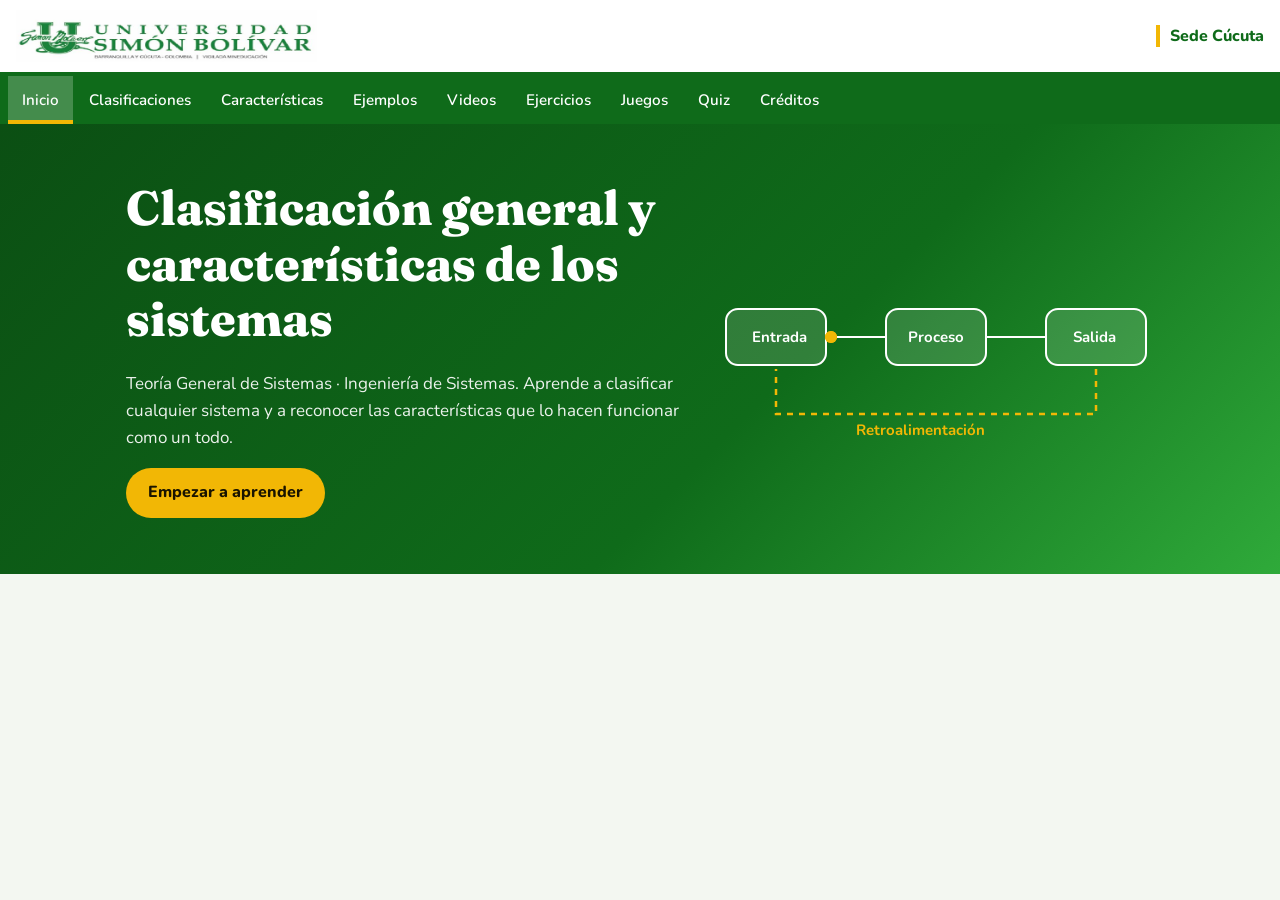
<file: ovas/cardenas-manuel/index.html>
<!DOCTYPE html>
<html lang="es"><head><meta charset="utf-8">
<meta name="viewport" content="width=device-width, initial-scale=1, viewport-fit=cover">
<title>OVA · Clasificación y características de los sistemas</title>
<link href="https://fonts.googleapis.com/css2?family=Fraunces:wght@600;800&family=Nunito:wght@400;600;800&display=swap" rel="stylesheet">
<link rel="stylesheet" href="styles.css"></head><body>
<header class="top"><img src="[data-uri]" alt="Universidad Simón Bolívar"><span class="sede">Sede Cúcuta</span></header>
<nav aria-label="Principal"><a href="#inicio">Inicio</a><a href="#clasif">Clasificaciones</a><a href="#carac">Características</a><a href="#casos">Ejemplos</a><a href="#videos">Videos</a><a href="#ejer">Ejercicios</a><a href="#juegos">Juegos</a><a href="#quiz">Quiz</a><a href="#creditos">Créditos</a></nav>

<div class="hero" id="inicio"><div>
<h1>Clasificación general y características de los sistemas</h1>
<p>Teoría General de Sistemas · Ingeniería de Sistemas. Aprende a clasificar cualquier sistema y a reconocer las características que lo hacen funcionar como un todo.</p>
<a class="btn" href="#clasif">Empezar a aprender</a></div>
<svg class="flow" viewBox="0 0 440 200" role="img" aria-label="Esquema de entrada, proceso, salida y retroalimentación">
<rect class="box" x="10" y="60" width="100" height="56" rx="12"/><text x="36" y="93">Entrada</text>
<rect class="box" x="170" y="60" width="100" height="56" rx="12"/><text x="192" y="93">Proceso</text>
<rect class="box" x="330" y="60" width="100" height="56" rx="12"/><text x="357" y="93">Salida</text>
<path d="M110 88H170M270 88H330" stroke="#fff" stroke-width="2"/>
<circle class="dot" cx="115" cy="88" r="6"/><circle class="dot" cx="115" cy="88" r="6"/>
<path class="back" d="M380 120V165H60V120" fill="none" stroke="#f2b705" stroke-width="2.5"/>
<text x="140" y="186" style="fill:#f2b705">Retroalimentación</text></svg></div>

<section class="s" id="contexto"><h2>¿Por qué clasificar los sistemas?</h2>
<p>Un <b>sistema</b> es un conjunto de elementos relacionados entre sí que trabajan para lograr un objetivo común (Johansen, 1993). Ludwig von Bertalanffy (1976, obra original de 1968) propuso estudiarlos como totalidades y no como piezas sueltas.</p>
<div class="note">Clasificar sirve para saber <b>qué esperar</b> de un sistema: si depende de su entorno, si es predecible o si cambia con el tiempo. Así el ingeniero decide cómo diseñarlo, controlarlo y mejorarlo.</div></section>

<section class="s" id="clasif"><h2>Clasificaciones de los sistemas</h2>
<p>No hay una sola clasificación: cada una responde a un criterio distinto. Elige uno.</p>
<div class="tabs" role="tablist" id="tabs"></div><div id="tabbody"></div>
<h3 style="margin-top:26px">Resumen</h3>
<div class="scroll"><table><tr><th>Criterio</th><th>Tipo A</th><th>Tipo B</th></tr>
<tr><td>Origen</td><td>Natural</td><td>Artificial</td></tr>
<tr><td>Relación con el entorno</td><td>Abierto</td><td>Cerrado</td></tr>
<tr><td>Naturaleza</td><td>Concreto</td><td>Abstracto</td></tr>
<tr><td>Dinámica</td><td>Estático</td><td>Dinámico</td></tr>
<tr><td>Predecibilidad</td><td>Determinístico</td><td>Probabilístico</td></tr></table></div></section>

<section class="s" id="carac"><h2>Características de los sistemas</h2>
<p>Estas propiedades aparecen, en mayor o menor grado, en casi todos los sistemas.</p>
<div class="grid" id="cg"></div><p class="src">Fuente: Von Bertalanffy (1976); Johansen (1993); Chiavenato (2006); Kast y Rosenzweig (1987).</p></section>

<section class="s" id="casos"><h2>Ejemplos de casos reales</h2><div class="grid">
<div class="card"><h3>Una universidad</h3><p>Artificial, abierto (recibe estudiantes y entrega profesionales), dinámico y probabilístico. Se ajusta con retroalimentación de evaluaciones y egresados.</p></div>
<div class="card"><h3>El cuerpo humano</h3><p>Natural, abierto y dinámico. Mantiene la temperatura por homeostasis y funciona como un todo: el corazón solo no basta.</p></div>
<div class="card"><h3>Un sistema de información</h3><p>Artificial y concreto en su hardware, abstracto en su lógica. Sus subsistemas (base de datos, interfaz, seguridad) generan sinergia.</p></div>
<div class="card"><h3>Una calculadora</h3><p>Artificial, determinístico: con la misma entrada siempre da la misma salida. Casi cerrado, porque solo depende de lo que se digita.</p></div></div><p class="src">Ejemplos de elaboración propia, aplicando los criterios de Johansen (1993) y Van Gigch (1987).</p></section>

<section class="s" id="videos"><h2>Videos</h2><p>Refuerza lo visto con estos recursos externos.</p>
<div class="card"><h3>Teoría general de los sistemas de Ludwig von Bertalanffy (Resumen animado)</h3><div class="vid"><iframe src="https://www.youtube.com/embed/QbBy20GPlqc" title="Teoría general de los sistemas de Ludwig von Bertalanffy (Resumen animado)" loading="lazy" allowfullscreen></iframe></div><p class="src">Trata sistemas abiertos y cerrados, entradas, procesos y salidas, homeostasis y retroalimentación. <a class="btn" href="https://www.youtube.com/watch?v=QbBy20GPlqc" target="_blank" rel="noopener">Ver en YouTube</a></p></div>
<div class="card" style="margin-top:16px"><h3>¿Qué es un sistema? (definición)</h3><div class="vid"><iframe src="https://www.youtube.com/embed/PpMGbhqMsqA" title="¿Qué es un sistema? (definición)" loading="lazy" allowfullscreen></iframe></div><p class="src">Trata la definición de sistema, fronteras, subsistema, suprasistema y clasificación de sistemas. <a class="btn" href="https://www.youtube.com/watch?v=PpMGbhqMsqA" target="_blank" rel="noopener">Ver en YouTube</a></p></div></section>
<section class="s" id="ejer"><h2>Ejercicios con retroalimentación</h2><p>Elige una respuesta y mira la explicación.</p><div id="ex"></div></section>

<section class="s" id="juegos"><h2>Juegos</h2>
<div class="card"><h3>Juego 1: Clasifícalo</h3><div class="gm"><span id="g1q"></span><span id="g1s"></span></div>
<div class="bigitem" id="g1i"></div><div id="g1o"></div><p class="fb" id="g1f"></p><div id="g1n"></div></div>
<div class="card" style="margin-top:16px"><h3>Juego 2: Memoria sistémica</h3><p class="ex">Une cada característica con su idea clave.</p>
<div class="gm"><span id="m1">Intentos: 0</span><button class="btn" id="mr">Reiniciar</button></div><div class="mem" id="mem" style="margin-top:10px"></div><div class="res" id="mres"></div></div></section>

<section class="s" id="quiz"><h2>Prueba tus conocimientos</h2>
<div class="card" id="qi"><h3>Quiz de repaso</h3><p>Responde 6 preguntas tomadas al azar de un banco de 20; cada intento es distinto. Al elegir una opción verás al instante si acertaste (✔) o fallaste (✘), y al final tu puntaje. Mientras lo resuelves, el menú queda bloqueado.</p><button class="btn" id="qs">Iniciar quiz</button></div>
<div id="qz"></div><div class="res" id="qr" aria-live="polite"></div><div id="qa"></div></section>

<footer id="creditos"><div><h2>Créditos y referencias</h2>
<p><b>Autor:</b> Manuel Santiago Cárdenas Amaya · Tema 2 · Teoría General de Sistemas · Ingeniería de Sistemas · Universidad Simón Bolívar, Sede Cúcuta · Periodo 2026-2.</p>
<p><b>Herramientas utilizadas:</b> Claude (Anthropic).</p>
<ul><li>Von Bertalanffy, L. (1976). <i>Teoría general de los sistemas</i>. Fondo de Cultura Económica. (Obra original publicada en 1968).</li>
<li>Johansen Bertoglio, O. (1993). <i>Introducción a la teoría general de sistemas</i>. Limusa.</li>
<li>Chiavenato, I. (2006). <i>Introducción a la teoría general de la administración</i>. McGraw-Hill.</li>
<li>Kast, F. y Rosenzweig, J. (1987). <i>Administración en las organizaciones: un enfoque de sistemas y de contingencias</i>. McGraw-Hill.</li>
<li>Van Gigch, J. P. (1987). <i>Teoría general de sistemas</i>. Trillas.</li><li>«Teoría general de los sistemas de Ludwig von Bertalanffy (Resumen animado)» [Video]. YouTube. https://www.youtube.com/watch?v=QbBy20GPlqc</li><li>«¿Qué es un sistema? (definición)» [Video]. YouTube. https://www.youtube.com/watch?v=PpMGbhqMsqA</li></ul>
</div></footer>

<script src="script.js"></script></body></html>
</file>
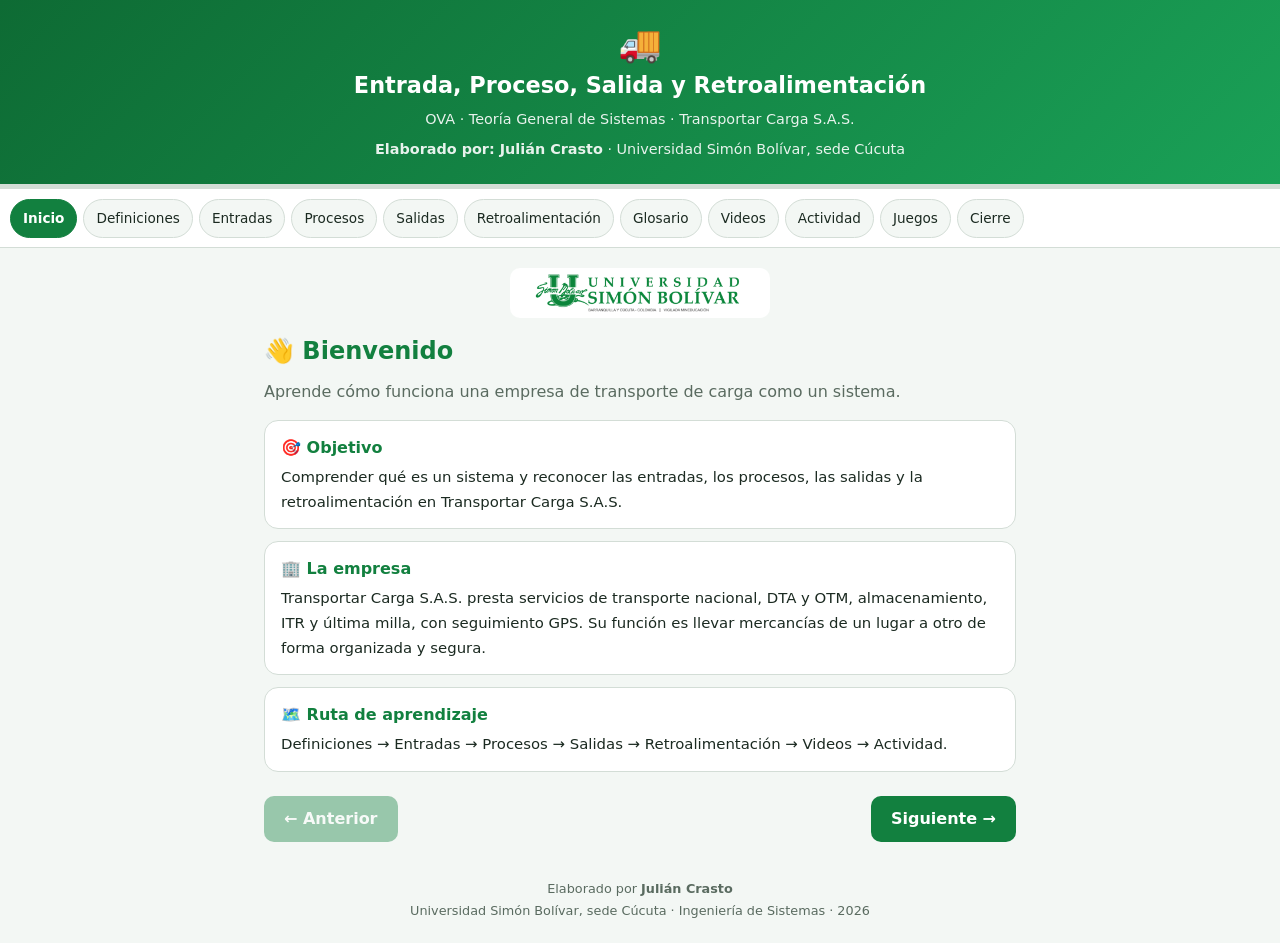
<file: ovas/crasto-julian/index.html>
<!DOCTYPE html>
<html lang="es"><head><meta charset="utf-8">
<meta name="viewport" content="width=device-width, initial-scale=1, viewport-fit=cover">
<title>OVA: Entrada, Proceso, Salida y Retroalimentación – Transportar Carga S.A.S.</title>
<style>
:root{--bg:#f3f7f4;--card:#fff;--tx:#1b2a21;--mu:#5a6b60;--ac:#12803f;--ac2:#e3f3e9;--bd:#d3ddd6;--ok:#12803f;--no:#b3261e;--hd1:#0e6b34;--hd2:#1aa157;box-sizing:border-box;padding-top:env(safe-area-inset-top,0px);padding-bottom:env(safe-area-inset-bottom,0px)}
@media (prefers-color-scheme:dark){:root:not([data-theme="light"]){--bg:#111813;--card:#1a241e;--tx:#e8efe9;--mu:#9fb0a5;--ac:#4cc97f;--ac2:#1e3328;--bd:#2c3b32;--ok:#4cc97f;--no:#ff8a80;--hd1:#0b4d27;--hd2:#12803f}}
:root[data-theme="dark"]{--bg:#111813;--card:#1a241e;--tx:#e8efe9;--mu:#9fb0a5;--ac:#4cc97f;--ac2:#1e3328;--bd:#2c3b32;--ok:#4cc97f;--no:#ff8a80;--hd1:#0b4d27;--hd2:#12803f}
html{scroll-padding-top:env(safe-area-inset-top,0px);scroll-behavior:smooth}
*{box-sizing:border-box}
body{margin:0;background:var(--bg);color:var(--tx);font:16px/1.65 system-ui,-apple-system,"Segoe UI",Roboto,sans-serif}
header{background:linear-gradient(135deg,var(--hd1),var(--hd2));color:#fff;padding:26px 16px 22px;text-align:center}
header .t{font-size:2.2rem;line-height:1}
header h1{margin:6px 0 4px;font-size:1.4rem}
header p{margin:0;opacity:.9;font-size:.9rem}
#bar{height:5px;background:var(--bd)}#bar div{height:100%;width:0;background:var(--ac);transition:width .3s}
nav{display:flex;gap:6px;overflow-x:auto;padding:10px;background:var(--card);border-bottom:1px solid var(--bd);position:sticky;top:env(safe-area-inset-top,0px);z-index:5}
body::before{content:"";position:fixed;inset:0 0 auto;height:env(safe-area-inset-top,0px);background:var(--card);z-index:6}
nav button{flex:none;border:1px solid var(--bd);background:var(--bg);color:var(--tx);padding:7px 12px;border-radius:20px;cursor:pointer;font:inherit;font-size:.85rem}
nav button.on{background:var(--ac);color:#fff;border-color:var(--ac);font-weight:600}
main{max-width:780px;margin:0 auto;padding:20px 14px 30px}
section{display:none;animation:f .3s}section.on{display:block}
@keyframes f{from{opacity:0;transform:translateY(6px)}to{opacity:1}}
@media (prefers-reduced-motion:reduce){section{animation:none}html{scroll-behavior:auto}}
h2{margin:.1em 0 .3em;color:var(--ac);font-size:1.5rem}
.lead{color:var(--mu);margin:0 0 14px}
.card{background:var(--card);border:1px solid var(--bd);border-radius:14px;padding:14px 16px;margin:12px 0}
.grid{display:grid;grid-template-columns:repeat(auto-fit,minmax(210px,1fr));gap:10px;margin:12px 0}
.grid .card{margin:0}
.ic{font-size:1.6rem;display:block;margin-bottom:2px}
.card h3{margin:0 0 4px;font-size:1rem;color:var(--ac)}
.card p,.card ul{margin:0;font-size:.93rem}.card ul{padding-left:18px}
.key{background:var(--ac2);border-left:5px solid var(--ac);padding:12px 14px;border-radius:10px;margin:16px 0}
.key b:first-child{color:var(--ac)}
.pos{border-top:4px solid var(--ok)}.neg{border-top:4px solid var(--no)}
.tl{position:relative;margin:14px 0 14px 14px;padding-left:22px;border-left:3px solid var(--ac)}
.tl div{position:relative;margin:0 0 14px}
.tl div::before{content:attr(data-n);position:absolute;left:-37px;top:0;width:26px;height:26px;border-radius:50%;background:var(--ac);color:#fff;font-size:.8rem;font-weight:700;display:flex;align-items:center;justify-content:center}
.tl b{display:block;color:var(--ac)}
.steps{display:flex;flex-wrap:wrap;gap:8px;align-items:center;justify-content:center;margin:14px 0}
.steps span{background:var(--card);border:2px solid var(--ac);border-radius:10px;padding:8px 12px;font-size:.88rem;text-align:center}
.steps i{font-style:normal;color:var(--ac);font-weight:700}
svg{width:100%;height:auto;display:block;margin:10px 0}
svg text{font-family:system-ui,sans-serif;fill:var(--tx)}
svg .b{fill:var(--card);stroke:var(--ac);stroke-width:2}
svg .w{fill:var(--ac)}svg .l{stroke:var(--ac);stroke-width:2.5;fill:none}
svg .fbk{stroke:var(--no);stroke-width:2.5;fill:none;stroke-dasharray:6 5}
a.v{display:flex;gap:12px;align-items:center;text-decoration:none;color:var(--tx);border:1px solid var(--bd);background:var(--card);border-radius:14px;padding:12px 14px;margin:10px 0}
a.v:hover{border-color:var(--ac)}
a.v .p{flex:none;width:46px;height:46px;border-radius:50%;background:var(--ac);color:#fff;display:flex;align-items:center;justify-content:center;font-size:1.1rem}
a.v b{color:var(--ac);display:block}a.v small{color:var(--mu)}
.q{margin:18px 0}.q p{font-weight:600;margin:0 0 6px}
.q button.o{display:block;width:100%;text-align:left;margin:6px 0;padding:10px 12px;border:1px solid var(--bd);background:var(--card);color:var(--tx);border-radius:10px;cursor:pointer;font:inherit}
.q button.o:hover{border-color:var(--ac)}
.q button.ok{border-color:var(--ok);background:var(--ac2)}.q button.no{border-color:var(--no)}
.q .ex{font-size:.88rem;color:var(--mu);margin:4px 0 0;display:none}.q.d .ex{display:block}
#score{font-weight:700;font-size:1.1rem;text-align:center;margin:10px 0}
.btn{background:var(--ac);color:#fff;border:0;padding:10px 20px;border-radius:10px;cursor:pointer;font:inherit;font-weight:600}
.btn:disabled{opacity:.4;cursor:default}
.nx{display:flex;justify-content:space-between;margin-top:24px}
details{background:var(--card);border:1px solid var(--bd);border-radius:10px;margin:8px 0;padding:0 14px}
details[open]{border-color:var(--ac)}
summary{cursor:pointer;font-weight:600;color:var(--ac);padding:10px 0}
details p{margin:0 0 12px;font-size:.93rem}
.ck{display:block;padding:5px 0;font-size:.93rem;cursor:pointer}.ck input{margin-right:8px;accent-color:var(--ac)}
.refs p{margin:0 0 8px;font-size:.88rem}
.ah{margin:26px 0 2px;color:var(--ac);border-top:2px solid var(--bd);padding-top:16px}
.row{display:flex;flex-wrap:wrap;gap:8px;align-items:center;justify-content:space-between;background:var(--card);border:1px solid var(--bd);border-radius:10px;padding:8px 12px;margin:6px 0}
.row.ok{border-color:var(--ok);background:var(--ac2)}
.row .t{flex:1 1 180px;font-size:.93rem}
.row .g{display:flex;gap:6px}
.row button{border:1px solid var(--bd);background:var(--bg);color:var(--tx);border-radius:8px;padding:6px 10px;cursor:pointer;font:inherit;font-size:.82rem}
.row button.ok{background:var(--ok);color:#fff;border-color:var(--ok)}
.row button.no{border-color:var(--no);color:var(--no)}
.row button:disabled{opacity:.55;cursor:default}
.pool{display:flex;flex-wrap:wrap;gap:8px;margin:10px 0}
.pool button{border:2px solid var(--ac);background:var(--card);color:var(--tx);border-radius:10px;padding:8px 12px;cursor:pointer;font:inherit;font-size:.88rem}
.pool button:disabled{opacity:.3;cursor:default}
#ordA{display:grid;gap:6px;margin:8px 0}
#ordA div{background:var(--ac2);border-left:5px solid var(--ac);border-radius:8px;padding:8px 12px;font-size:.92rem}
.res{text-align:center;font-weight:700;margin:10px 0;min-height:1.3em}
.tfx{font-size:.88rem;color:var(--mu);flex-basis:100%;display:none}
.row.d .tfx{display:block}
#cw{display:grid;gap:2px;max-width:400px;margin:10px auto}
.cwc{position:relative}
.cwc input{width:100%;aspect-ratio:1/1;text-align:center;text-transform:uppercase;font:700 16px system-ui,sans-serif;border:1px solid var(--ac);border-radius:4px;background:var(--card);color:var(--tx);padding:0;min-width:0}
.cwc.ok input{background:var(--ac2);border-color:var(--ok)}.cwc.no input{border-color:var(--no);border-width:2px}
.cwc small{position:absolute;left:2px;top:0;font-size:.55rem;color:var(--mu);pointer-events:none}
.cl{font-size:.88rem;margin:10px 0}.cl b{color:var(--ac)}.cl div{margin:2px 0}
.mem{display:grid;grid-template-columns:repeat(auto-fit,minmax(125px,1fr));gap:8px}
.mem button{min-height:78px;border:2px solid var(--ac);border-radius:10px;background:var(--ac);color:#fff;font:inherit;font-size:.85rem;padding:6px;cursor:pointer}
.mem button.up{background:var(--card);color:var(--tx)}.mem button.m{background:var(--ac2);border-color:var(--ok);color:var(--tx)}
.row input[type=text]{flex:1 1 140px;min-width:0;padding:6px 8px;border:1px solid var(--bd);border-radius:8px;background:var(--bg);color:var(--tx);font:inherit;font-size:16px;text-transform:uppercase}
.row .t b{letter-spacing:3px;font-size:1.05rem}.row .t small{display:block;color:var(--mu)}
.logo{display:block;max-width:260px;width:70%;height:auto;margin:0 auto 14px;background:#fff;border-radius:10px;padding:6px 12px}
footer{text-align:center;color:var(--mu);font-size:.8rem;padding:6px 16px 22px}
</style></head><body>
<header><div class="t">🚚</div><h1>Entrada, Proceso, Salida y Retroalimentación</h1><p>OVA · Teoría General de Sistemas · Transportar Carga S.A.S.</p><p style="margin-top:6px"><b>Elaborado por: Julián Crasto</b> · Universidad Simón Bolívar, sede Cúcuta</p></header>
<div id="bar"><div></div></div>
<nav id="nav"></nav>
<main>

<section id="inicio"><h2>👋 Bienvenido</h2><p class="lead">Aprende cómo funciona una empresa de transporte de carga como un sistema.</p>
<div class="card"><h3>🎯 Objetivo</h3><p>Comprender qué es un sistema y reconocer las entradas, los procesos, las salidas y la retroalimentación en Transportar Carga S.A.S.</p></div>
<div class="card"><h3>🏢 La empresa</h3><p>Transportar Carga S.A.S. presta servicios de transporte nacional, DTA y OTM, almacenamiento, ITR y última milla, con seguimiento GPS. Su función es llevar mercancías de un lugar a otro de forma organizada y segura.</p></div>
<div class="card"><h3>🗺️ Ruta de aprendizaje</h3><p>Definiciones → Entradas → Procesos → Salidas → Retroalimentación → Videos → Actividad.</p></div></section>

<section id="definiciones"><h2>📘 Definiciones generales</h2><p class="lead">Tres ideas básicas para empezar.</p>
<div class="grid">
<div class="card"><span class="ic">🔗</span><h3>Sistema</h3><p>Conjunto de partes relacionadas que trabajan juntas para lograr un objetivo.</p></div>
<div class="card"><span class="ic">🌐</span><h3>Sistema abierto</h3><p>Se relaciona de forma permanente con su entorno: clientes, proveedores, autoridades, carreteras y tecnología.</p></div>
<div class="card"><span class="ic">🔄</span><h3>Modelo EPS</h3><p>Forma sencilla de ver un sistema: qué entra, qué se hace con eso y qué sale.</p></div></div>
<svg viewBox="0 0 700 190" role="img" aria-label="Diagrama: entradas, procesos, salidas y retroalimentación">
<defs><marker id="a" markerWidth="10" markerHeight="10" refX="8" refY="5" orient="auto"><path d="M0 0L10 5L0 10z" fill="#12803f"/></marker><marker id="r" markerWidth="10" markerHeight="10" refX="8" refY="5" orient="auto"><path d="M0 0L10 5L0 10z" fill="#b3261e"/></marker></defs>
<rect class="b" x="10" y="35" width="170" height="70" rx="12"/><text x="95" y="66" text-anchor="middle" font-weight="700" font-size="17">ENTRADAS</text><text x="95" y="88" text-anchor="middle" font-size="12">lo que recibe</text>
<rect class="b" x="265" y="35" width="170" height="70" rx="12"/><text x="350" y="66" text-anchor="middle" font-weight="700" font-size="17">PROCESOS</text><text x="350" y="88" text-anchor="middle" font-size="12">lo que hace</text>
<rect class="b" x="520" y="35" width="170" height="70" rx="12"/><text x="605" y="66" text-anchor="middle" font-weight="700" font-size="17">SALIDAS</text><text x="605" y="88" text-anchor="middle" font-size="12">lo que entrega</text>
<path class="l" d="M182 70H262" marker-end="url(#a)"/><path class="l" d="M437 70H517" marker-end="url(#a)"/>
<path class="fbk" d="M605 108V160H95V110" marker-end="url(#r)"/>
<text x="350" y="153" text-anchor="middle" font-size="13" font-weight="700" style="fill:#b3261e">RETROALIMENTACIÓN</text></svg>
<div class="key"><b>💡 Recuerda: </b>un sistema no funciona por partes separadas; todas dependen unas de otras.</div></section>

<section id="entradas"><h2>📥 Entradas</h2><p class="lead">Todo lo que la empresa recibe para poder trabajar.</p>
<div class="grid">
<div class="card"><span class="ic">📄</span><h3>Información</h3><ul><li>Datos del cliente</li><li>Lugar de recogida y entrega</li><li>Tipo de mercancía</li><li>Condiciones del servicio</li></ul></div>
<div class="card"><span class="ic">⛽</span><h3>Recursos</h3><ul><li>Vehículos</li><li>Combustible</li><li>Equipos e instalaciones</li><li>Recursos económicos</li></ul></div>
<div class="card"><span class="ic">👷</span><h3>Personas</h3><ul><li>Conductores</li><li>Personal administrativo</li><li>Personal de operaciones</li><li>Personal comercial</li></ul></div>
<div class="card"><span class="ic">📡</span><h3>Tecnología</h3><ul><li>GPS</li><li>Sistemas de comunicación</li><li>Herramientas de seguimiento</li></ul></div>
<div class="card"><span class="ic">⚖️</span><h3>Normas</h3><ul><li>Requisitos legales</li><li>Normas de transporte</li><li>Documentos del servicio</li></ul></div></div>
<div class="key"><b>💡 Ejemplo: </b>un cliente pide mover una carga de Cúcuta a otra ciudad; esa solicitud con sus datos es una entrada.</div></section>

<section id="procesos"><h2>⚙️ Procesos</h2><p class="lead">Las actividades que transforman las entradas en resultados.</p>
<div class="tl">
<div data-n="1"><b>Comercial</b>El cliente solicita el servicio y se acuerdan las condiciones.</div>
<div data-n="2"><b>Operaciones</b>Se organiza el viaje, se prepara el vehículo y se coordina el servicio.</div>
<div data-n="3"><b>Transporte</b>Se recoge la mercancía, se hace el recorrido y se lleva al destino.</div>
<div data-n="4"><b>Seguimiento</b>Se controla el recorrido con GPS y se informa el estado del servicio.</div>
<div data-n="5"><b>Entrega</b>La mercancía llega al destino y se entrega al cliente.</div>
<div data-n="6"><b>Administrativo</b>Facturación, cobro y registro de la operación.</div></div>
<div class="key"><b>💡 Recuerda: </b>cada proceso depende del anterior; si uno falla, afecta a los demás.</div></section>

<section id="salidas"><h2>📤 Salidas</h2><p class="lead">Los resultados que entrega la empresa.</p>
<div class="grid">
<div class="card pos"><h3>✅ Positivas</h3><ul><li>Mercancía transportada y entregada</li><li>Servicio prestado</li><li>Información al cliente</li><li>Satisfacción del cliente</li><li>Ingresos para la empresa</li></ul></div>
<div class="card neg"><h3>⚠️ Negativas</h3><ul><li>Retrasos</li><li>Reclamos</li><li>Daños</li><li>Costos adicionales</li><li>Problemas en la entrega</li></ul></div></div>
<div class="key"><b>💡 Recuerda: </b>las salidas permiten saber si el sistema está funcionando bien.</div></section>

<section id="retro"><h2>🔁 Retroalimentación</h2><p class="lead">La información sobre lo ocurrido vuelve a la empresa para ayudarla a mejorar.</p>
<div class="steps"><span>Cliente presenta una queja</span><i>→</i><span>La empresa conoce el problema</span><i>→</i><span>Revisa lo ocurrido</span><i>→</i><span>Realiza un cambio</span></div>
<div class="card"><h3>📌 Ejemplo</h3><p>Un cliente reporta un retraso en su entrega. Operaciones revisa la programación y el seguimiento GPS, encuentra la causa y ajusta la planificación de los próximos viajes.</p></div>
<div class="card"><h3>🎧 En la empresa</h3><p>Transportar Carga cuenta con atención al cliente y seguimiento de sus servicios, lo que le permite recibir información sobre sus operaciones.</p></div>
<div class="key"><b>💡 Recuerda: </b>sin retroalimentación el sistema no aprende ni corrige sus errores.</div></section>

<section id="glosario"><h2>📚 Glosario</h2><p class="lead">Toca cada término para ver su significado.</p>
<details><summary>Sistema</summary><p>Conjunto de partes relacionadas que trabajan juntas para lograr un objetivo.</p></details>
<details><summary>Sistema abierto</summary><p>Sistema que se relaciona de forma permanente con su entorno, del que recibe elementos y al que entrega resultados.</p></details>
<details><summary>Subsistema</summary><p>Parte de la empresa con una función propia, como Comercial, Operaciones, Logística o Facturación.</p></details>
<details><summary>Entorno</summary><p>Todo lo que está fuera de la empresa pero la influye: clientes, proveedores, autoridades, carreteras y tecnología.</p></details>
<details><summary>Entrada</summary><p>Lo que el sistema recibe para poder trabajar: información, recursos, personas, tecnología y normas.</p></details>
<details><summary>Proceso</summary><p>Conjunto de actividades que transforma las entradas en resultados.</p></details>
<details><summary>Salida</summary><p>Resultado que entrega el sistema; puede ser positivo (servicio prestado) o negativo (retraso, reclamo).</p></details>
<details><summary>Retroalimentación</summary><p>Información sobre lo ocurrido que regresa al sistema para corregirlo y mejorarlo.</p></details>
<details><summary>Sistema socio-técnico</summary><p>Sistema donde trabajan juntas personas y tecnología, como el seguimiento GPS interpretado por el personal.</p></details></section>

<section id="videos"><h2>🎬 Videos recomendados</h2><p class="lead">Se abren en YouTube en una pestaña nueva.</p>
<a class="v" href="https://www.youtube.com/watch?v=QbBy20GPlqc" target="_blank" rel="noopener"><span class="p">▶</span><span><b>Teoría general de los sistemas de Bertalanffy (resumen animado)</b><small>Entradas, procesos, salidas, homeostasis y retroalimentación.</small></span></a>
<a class="v" href="https://www.youtube.com/watch?v=VsS0zaynj2M" target="_blank" rel="noopener"><span class="p">▶</span><span><b>Qué es la logística ¿Para qué sirve?</b><small>Introducción a la logística y la satisfacción del cliente.</small></span></a>
<a class="v" href="https://www.youtube.com/watch?v=jVyrpfU7b_8" target="_blank" rel="noopener"><span class="p">▶</span><span><b>Gestión del transporte</b><small>Cómo se planifica y ejecuta el transporte de mercancías.</small></span></a></section>

<section id="actividad"><h2>📝 Actividad</h2><p class="lead">Responde y comprueba lo aprendido.</p>
<h3 class="ah">🧩 Parte 1. Clasifica</h3><p class="lead">Toca si cada elemento es una entrada, un proceso o una salida.</p><div id="cls"></div><div class="res" id="clsr"></div>
<h3 class="ah">🔢 Parte 2. Ordena el proceso</h3><p class="lead">Toca los pasos en el orden correcto, del primero al último.</p><div id="ordA"></div><div class="pool" id="ordP"></div><div class="res" id="ordr"></div><div style="text-align:center"><button class="btn" id="ordR">Reiniciar orden</button></div>
<h3 class="ah">✔️ Parte 3. Verdadero o falso</h3><div id="tf"></div><div class="res" id="tfr"></div>
<h3 class="ah">📝 Parte 4. Quiz final</h3><div id="quiz"></div><div id="score"></div><div style="text-align:center"><button class="btn" id="again" style="display:none">Intentar de nuevo</button></div></section>

<section id="juegos"><h2>🎮 Juegos</h2><p class="lead">Aprende jugando con estos retos.</p>
<h3 class="ah" style="margin-top:6px;border:0;padding:0">🧩 Crucigrama</h3>
<div id="cw"></div><div class="cl" id="cwc"></div>
<div style="text-align:center"><button class="btn" id="cwk">Comprobar</button> <button class="btn" id="cwr">Reiniciar</button></div><div class="res" id="cwm"></div>
<h3 class="ah">🃏 Memoria</h3><p class="lead">Encuentra las parejas: cada concepto con su significado.</p>
<div class="mem" id="mem"></div><div class="res" id="memr"></div><div style="text-align:center"><button class="btn" id="memb">Reiniciar</button></div>
<h3 class="ah">🔤 Palabras revueltas</h3><p class="lead">Ordena las letras y escribe la palabra.</p><div id="scr"></div></section>

<section id="cierre"><h2>🏁 Cierre</h2>
<h3 class="ah" style="margin-top:6px;border:0;padding:0">🔎 Caso práctico</h3>
<div class="card"><p>Un cliente solicita llevar mercancía desde Cúcuta hasta un puerto. Operaciones asigna un camión, pero el GPS muestra una demora por una falla mecánica. El cliente se queja por la tardanza y la empresa decide hacer mantenimiento a los vehículos antes de cada viaje.</p><p style="margin-top:8px"><b>Reto:</b> identifica las entradas, los procesos, las salidas y la retroalimentación.</p></div>
<details><summary>Ver respuesta</summary><p><b>Entradas:</b> solicitud del cliente, camión, conductor y GPS.<br><b>Procesos:</b> asignar el vehículo, transportar y hacer seguimiento.<br><b>Salidas:</b> entrega con demora y una queja (salida negativa).<br><b>Retroalimentación:</b> la queja y la revisión del caso, que llevan al mantenimiento antes de cada viaje.</p></details>
<h3 class="ah">✅ Lista de aprendizaje</h3>
<div class="card"><label class="ck"><input type="checkbox"> Sé qué es un sistema y qué es un sistema abierto</label><label class="ck"><input type="checkbox"> Reconozco las entradas de Transportar Carga</label><label class="ck"><input type="checkbox"> Distingo los procesos y las salidas</label><label class="ck"><input type="checkbox"> Entiendo qué es la retroalimentación</label><div class="res" id="ckr"></div></div>
<h3 class="ah">🧠 Conclusión</h3>
<div class="key">Transportar Carga no funciona solo con vehículos y conductores: sus áreas se relacionan y dependen unas de otras. Por eso se estudia como un conjunto, un sistema abierto en el que las entradas se transforman en salidas y la retroalimentación ayuda a mejorar.</div>
<h3 class="ah">👤 Elaborado por</h3><div class="card"><p><b>Julián Crasto</b><br>Universidad Simón Bolívar, sede Cúcuta · Ingeniería de Sistemas · 2026</p></div>
<h3 class="ah">📖 Referencias</h3>
<div class="card refs"><p>Bertalanffy, L. von. (1978). <i>Tendencias en la teoría general de sistemas</i>. Alianza Editorial.</p><p>Departamento Administrativo Nacional de Estadística. (2026). <i>Índice de costos del transporte de carga por carretera (ICTC)</i>. DANE.</p><p>Ministerio de Transporte. (2026). <i>Servicio público de transporte terrestre automotor de carga</i>.</p><p>Transportar Carga S.A.S. (s. f.). <i>Nosotros</i> y <i>Servicios</i>.</p></div>
</section>

<div class="nx"><button class="btn" id="prev">← Anterior</button><button class="btn" id="next">Siguiente →</button></div>
</main>
<footer>Elaborado por <b>Julián Crasto</b><br>Universidad Simón Bolívar, sede Cúcuta · Ingeniería de Sistemas · 2026</footer>
<script>
var LOGO="[data-uri]";
var ids=["inicio","definiciones","entradas","procesos","salidas","retro","glosario","videos","actividad","juegos","cierre"],
names=["Inicio","Definiciones","Entradas","Procesos","Salidas","Retroalimentación","Glosario","Videos","Actividad","Juegos","Cierre"],cur=0,nav=document.getElementById("nav");
names.forEach(function(n,i){var b=document.createElement("button");b.textContent=n;b.onclick=function(){go(i)};nav.appendChild(b)});
function go(i,k){cur=Math.max(0,Math.min(10,i));
ids.forEach(function(d,j){document.getElementById(d).className=j==cur?"on":"";nav.children[j].className=j==cur?"on":""});
document.querySelector("#bar div").style.width=(cur/10*100)+"%";
document.getElementById("prev").disabled=cur==0;document.getElementById("next").disabled=cur==10;
nav.children[cur].scrollIntoView({inline:"center",block:"nearest"});
if(!k){try{location.hash=ids[cur]}catch(e){}window.scrollTo(0,0)}}
document.getElementById("prev").onclick=function(){go(cur-1)};
document.getElementById("next").onclick=function(){go(cur+1)};
window.addEventListener("hashchange",function(){var i=ids.indexOf(location.hash.slice(1));if(i>=0&&i!=cur)go(i,1)});
var Q=[
["¿Qué es una entrada en Transportar Carga?",["Los ingresos de la empresa","Lo que recibe para trabajar: datos del cliente, vehículos, combustible…","La entrega de la mercancía"],1,"Las entradas son lo que el sistema recibe de su entorno para poder funcionar."],
["Programar el viaje, transportar la carga y hacer seguimiento GPS son…",["Procesos","Entradas","Retroalimentación"],0,"Son actividades que transforman las entradas en resultados."],
["¿Cuál es una salida positiva?",["Un reclamo","Un retraso","Mercancía entregada y cliente satisfecho"],2,"Reclamos y retrasos son salidas negativas."],
["Un cliente se queja, la empresa revisa lo ocurrido y cambia algo. Esto es…",["Retroalimentación","Una entrada normativa","Un proceso comercial"],0,"La información de lo ocurrido vuelve a la empresa para mejorar."],
["Transportar Carga es un sistema abierto porque…",["No se relaciona con nadie","Se relaciona con su entorno: recibe y entrega cosas","Solo trabaja con vehículos"],1,"Un sistema abierto intercambia información, recursos y servicios con su entorno."]];
var pts,done,box=document.getElementById("quiz"),sc=document.getElementById("score"),ag=document.getElementById("again");
function build(){box.innerHTML="";sc.textContent="";ag.style.display="none";pts=0;done=0;
Q.forEach(function(q,qi){var d=document.createElement("div");d.className="q";var p=document.createElement("p");p.textContent=(qi+1)+". "+q[0];d.appendChild(p);var bs=[];
q[1].forEach(function(o,oi){var b=document.createElement("button");b.className="o";b.textContent=o;bs.push(b);
b.onclick=function(){if(d.classList.contains("d"))return;d.classList.add("d");done++;
if(oi==q[2]){b.classList.add("ok");pts++}else{b.classList.add("no");bs[q[2]].classList.add("ok")}
if(done==Q.length){sc.textContent="Resultado: "+pts+" de "+Q.length+(pts==Q.length?" 🎉 ¡Excelente!":pts>=3?" 👍 ¡Muy bien!":" · Repasa las secciones e inténtalo de nuevo.");ag.style.display="inline-block"}};
d.appendChild(b)});
var e=document.createElement("div");e.className="ex";e.textContent="💬 "+q[3];d.appendChild(e);box.appendChild(d)})}
ag.onclick=build;build();
var C=[["Datos del cliente",0],["Combustible",0],["Normas de transporte",0],["Conductores",0],["Programar el viaje",1],["Seguimiento del recorrido",1],["Facturación y cobro",1],["Mercancía entregada",2],["Ingresos para la empresa",2],["Retraso en la entrega",2]],cn=["Entrada","Proceso","Salida"],cl=document.getElementById("cls"),cd=0,cf=0;
C.forEach(function(c){var r=document.createElement("div");r.className="row";var t=document.createElement("span");t.className="t";t.textContent=c[0];r.appendChild(t);var g=document.createElement("div");g.className="g";var first=true;
cn.forEach(function(n,i){var b=document.createElement("button");b.textContent=n;b.onclick=function(){if(i==c[1]){b.className="ok";r.classList.add("ok");Array.prototype.forEach.call(g.children,function(x){x.disabled=true});cd++;if(first)cf++;if(cd==C.length)document.getElementById("clsr").textContent="Aciertos a la primera: "+cf+" de "+C.length+(cf==C.length?" 🎉":" 👍")}else{b.className="no";b.disabled=true;first=false}};g.appendChild(b)});r.appendChild(g);cl.appendChild(r)});
var O=["Comercial: el cliente solicita el servicio","Operaciones: se organiza el viaje","Transporte: se lleva la mercancía","Seguimiento: se controla el recorrido","Entrega: la mercancía llega al destino","Administrativo: facturación y cobro"],oA=document.getElementById("ordA"),oP=document.getElementById("ordP"),oR=document.getElementById("ordr"),on=0;
function ord(){oA.innerHTML="";oP.innerHTML="";oR.textContent="";on=0;O.map(function(t,i){return[t,i]}).sort(function(){return Math.random()-.5}).forEach(function(o){var b=document.createElement("button");b.textContent=o[0];b.onclick=function(){if(o[1]==on){var d=document.createElement("div");d.textContent=(on+1)+". "+o[0];oA.appendChild(d);b.disabled=true;on++;oR.style.color="";oR.textContent=on==O.length?"🎉 ¡Orden correcto!":""}else{oR.style.color="var(--no)";oR.textContent="Ese no es el siguiente paso, intenta otra vez."}};oP.appendChild(b)})}
document.getElementById("ordR").onclick=ord;ord();
var T=[["La retroalimentación sirve para que la empresa mejore.",true,"La información de lo ocurrido vuelve a la empresa para corregir y mejorar."],["Los retrasos y los reclamos son entradas del sistema.",false,"Son salidas negativas: resultados no deseados del proceso."],["El GPS es una tecnología que apoya el seguimiento de los servicios.",true,"Hace parte de las entradas tecnológicas y ayuda a controlar el viaje."],["Un sistema abierto no necesita relacionarse con su entorno.",false,"Al contrario: recibe y entrega cosas del entorno de forma permanente."],["Las salidas permiten saber si el sistema funciona bien.",true,"Por eso se revisan los resultados del servicio."]],tb=document.getElementById("tf"),td=0,tp=0;
T.forEach(function(q,qi){var r=document.createElement("div");r.className="row";var t=document.createElement("span");t.className="t";t.textContent=(qi+1)+". "+q[0];r.appendChild(t);var g=document.createElement("div");g.className="g";var bs=[];
[true,false].forEach(function(v){var b=document.createElement("button");b.textContent=v?"Verdadero":"Falso";bs.push(b);b.onclick=function(){if(r.classList.contains("d"))return;r.classList.add("d");td++;bs.forEach(function(x){x.disabled=true});if(v==q[1]){b.className="ok";r.classList.add("ok");tp++}else{b.className="no"}if(td==T.length)document.getElementById("tfr").textContent="Resultado: "+tp+" de "+T.length+(tp==T.length?" 🎉":" 👍")};g.appendChild(b)});r.appendChild(g);var x=document.createElement("span");x.className="tfx";x.textContent="💬 "+q[2];r.appendChild(x);tb.appendChild(r)});
ids.forEach(function(d){var s=document.getElementById(d),i=document.createElement("img");i.src=LOGO;i.alt="Universidad Simón Bolívar";i.className="logo";s.insertBefore(i,s.firstChild)});
var CW=[["PROCESO","d",0,2,"Actividades que transforman las entradas en resultados."],["CLIENTE","a",3,2,"Quien solicita el servicio de transporte."],["SISTEMA","a",5,0,"Conjunto de partes relacionadas que trabajan juntas."],["SALIDA","d",5,0,"Resultado que entrega la empresa."],["ENTRADA","d",5,4,"Lo que la empresa recibe para poder trabajar."],["ABIERTO","a",9,4,"Tipo de sistema que se relaciona con su entorno."]],NR=12,NC=11,cg=[],cin={},cnum={};
for(var r=0;r<NR;r++){cg.push([]);for(var c=0;c<NC;c++)cg[r].push(null)}
CW.forEach(function(w){for(var i=0;i<w[0].length;i++){var rr=w[2]+(w[1]=="d"?i:0),cc=w[3]+(w[1]=="a"?i:0);cg[rr][cc]=w[0][i]}});
var nn=0;for(var r=0;r<NR;r++)for(var c=0;c<NC;c++)if(CW.some(function(w){return w[2]==r&&w[3]==c})){nn++;cnum[r+","+c]=nn}
var cw=document.getElementById("cw");cw.style.gridTemplateColumns="repeat("+NC+",1fr)";
for(var r=0;r<NR;r++)for(var c=0;c<NC;c++){var d=document.createElement("div");if(cg[r][c]){d.className="cwc";var i=document.createElement("input");i.maxLength=1;i.setAttribute("aria-label","Casilla "+(r+1)+","+(c+1));i.oninput=function(){this.value=this.value.toUpperCase();this.parentNode.classList.remove("ok","no")};d.appendChild(i);cin[r+","+c]=i;if(cnum[r+","+c]){var s=document.createElement("small");s.textContent=cnum[r+","+c];d.appendChild(s)}}cw.appendChild(d)}
var cl=document.getElementById("cwc");["a","d"].forEach(function(t){var h4=document.createElement("div");h4.innerHTML="<b>"+(t=="a"?"Horizontales →":"Verticales ↓")+"</b>";cl.appendChild(h4);CW.filter(function(w){return w[1]==t}).sort(function(x,y){return cnum[x[2]+","+x[3]]-cnum[y[2]+","+y[3]]}).forEach(function(w){var p=document.createElement("div");p.textContent=cnum[w[2]+","+w[3]]+". "+w[4];cl.appendChild(p)})});
document.getElementById("cwk").onclick=function(){var ok=0,tot=0,empty=0;for(var k in cin){tot++;var i=cin[k],p=i.parentNode;p.classList.remove("ok","no");var rc=k.split(",");if(!i.value){empty++;continue}if(i.value==cg[rc[0]][rc[1]]){p.classList.add("ok");ok++}else p.classList.add("no")}
document.getElementById("cwm").textContent=ok==tot?"🎉 ¡Crucigrama completo!":"Correctas: "+ok+" de "+tot+(empty?" · faltan "+empty+" casillas":" · corrige las marcadas en rojo")};
document.getElementById("cwr").onclick=function(){for(var k in cin){cin[k].value="";cin[k].parentNode.classList.remove("ok","no")}document.getElementById("cwm").textContent=""};
var MP=[["Entrada","Lo que el sistema recibe"],["Proceso","Lo que transforma las entradas"],["Salida","Resultado que entrega la empresa"],["Retroalimentación","Información que vuelve para mejorar"],["Sistema abierto","Se relaciona con su entorno"],["GPS","Tecnología para seguir el viaje"]],mm=document.getElementById("mem");
function shuf(a){return a.map(function(x){return[Math.random(),x]}).sort(function(x,y){return x[0]-y[0]}).map(function(x){return x[1]})}
function memo(){mm.innerHTML="";document.getElementById("memr").textContent="";var f=null,lock=false,found=0,mv=0,cards=[];MP.forEach(function(p,i){cards.push([p[0],i]);cards.push([p[1],i])});
shuf(cards).forEach(function(cd){var b=document.createElement("button");b.textContent="?";b.onclick=function(){if(lock||b.classList.contains("up")||b.classList.contains("m"))return;b.classList.add("up");b.textContent=cd[0];
if(!f){f=[b,cd[1]];return}mv++;if(f[1]==cd[1]){f[0].classList.add("m");b.classList.add("m");f=null;found++;if(found==MP.length)document.getElementById("memr").textContent="🎉 ¡Lo lograste en "+mv+" intentos!"}
else{lock=true;var a=f[0];setTimeout(function(){a.classList.remove("up");b.classList.remove("up");a.textContent="?";b.textContent="?";f=null;lock=false},900)}};mm.appendChild(b)})}
document.getElementById("memb").onclick=memo;memo();
var SW=[["ENTRADA","Lo que la empresa recibe para trabajar"],["PROCESO","Actividades que transforman las entradas"],["SALIDA","Resultado que entrega el sistema"],["ENTORNO","Todo lo que está fuera de la empresa y la influye"],["RETROALIMENTACION","Información que regresa para mejorar"]],sc2=document.getElementById("scr");
SW.forEach(function(w){var l,s;do{l=shuf(w[0].split(""));s=l.join("")}while(s==w[0]);var r=document.createElement("div");r.className="row";var t=document.createElement("span");t.className="t";t.innerHTML="<b>"+l.join(" ")+"</b><small>"+w[1]+"</small>";r.appendChild(t);
var i=document.createElement("input");i.type="text";i.setAttribute("aria-label","Respuesta");r.appendChild(i);var b=document.createElement("button");b.textContent="Comprobar";var m=document.createElement("span");m.style.flexBasis="100%";m.style.fontSize=".88rem";
b.onclick=function(){var v=i.value.toUpperCase().replace(/[^A-ZÑ]/g,"").normalize("NFD").replace(/[\u0300-\u036f]/g,"");if(v==w[0]){r.classList.add("ok");m.textContent="✅ ¡Correcto!";b.disabled=true;i.disabled=true}else m.textContent="❌ Intenta otra vez"};r.appendChild(b);r.appendChild(m);sc2.appendChild(r)});
document.querySelectorAll(".ck input").forEach(function(c){c.onchange=function(){var all=document.querySelectorAll(".ck input"),n=document.querySelectorAll(".ck input:checked").length;document.getElementById("ckr").textContent=n==all.length?"🎉 ¡Completaste el OVA!":n+" de "+all.length}});
go(Math.max(0,ids.indexOf(location.hash.slice(1))),1);
</script></body></html>
</file>
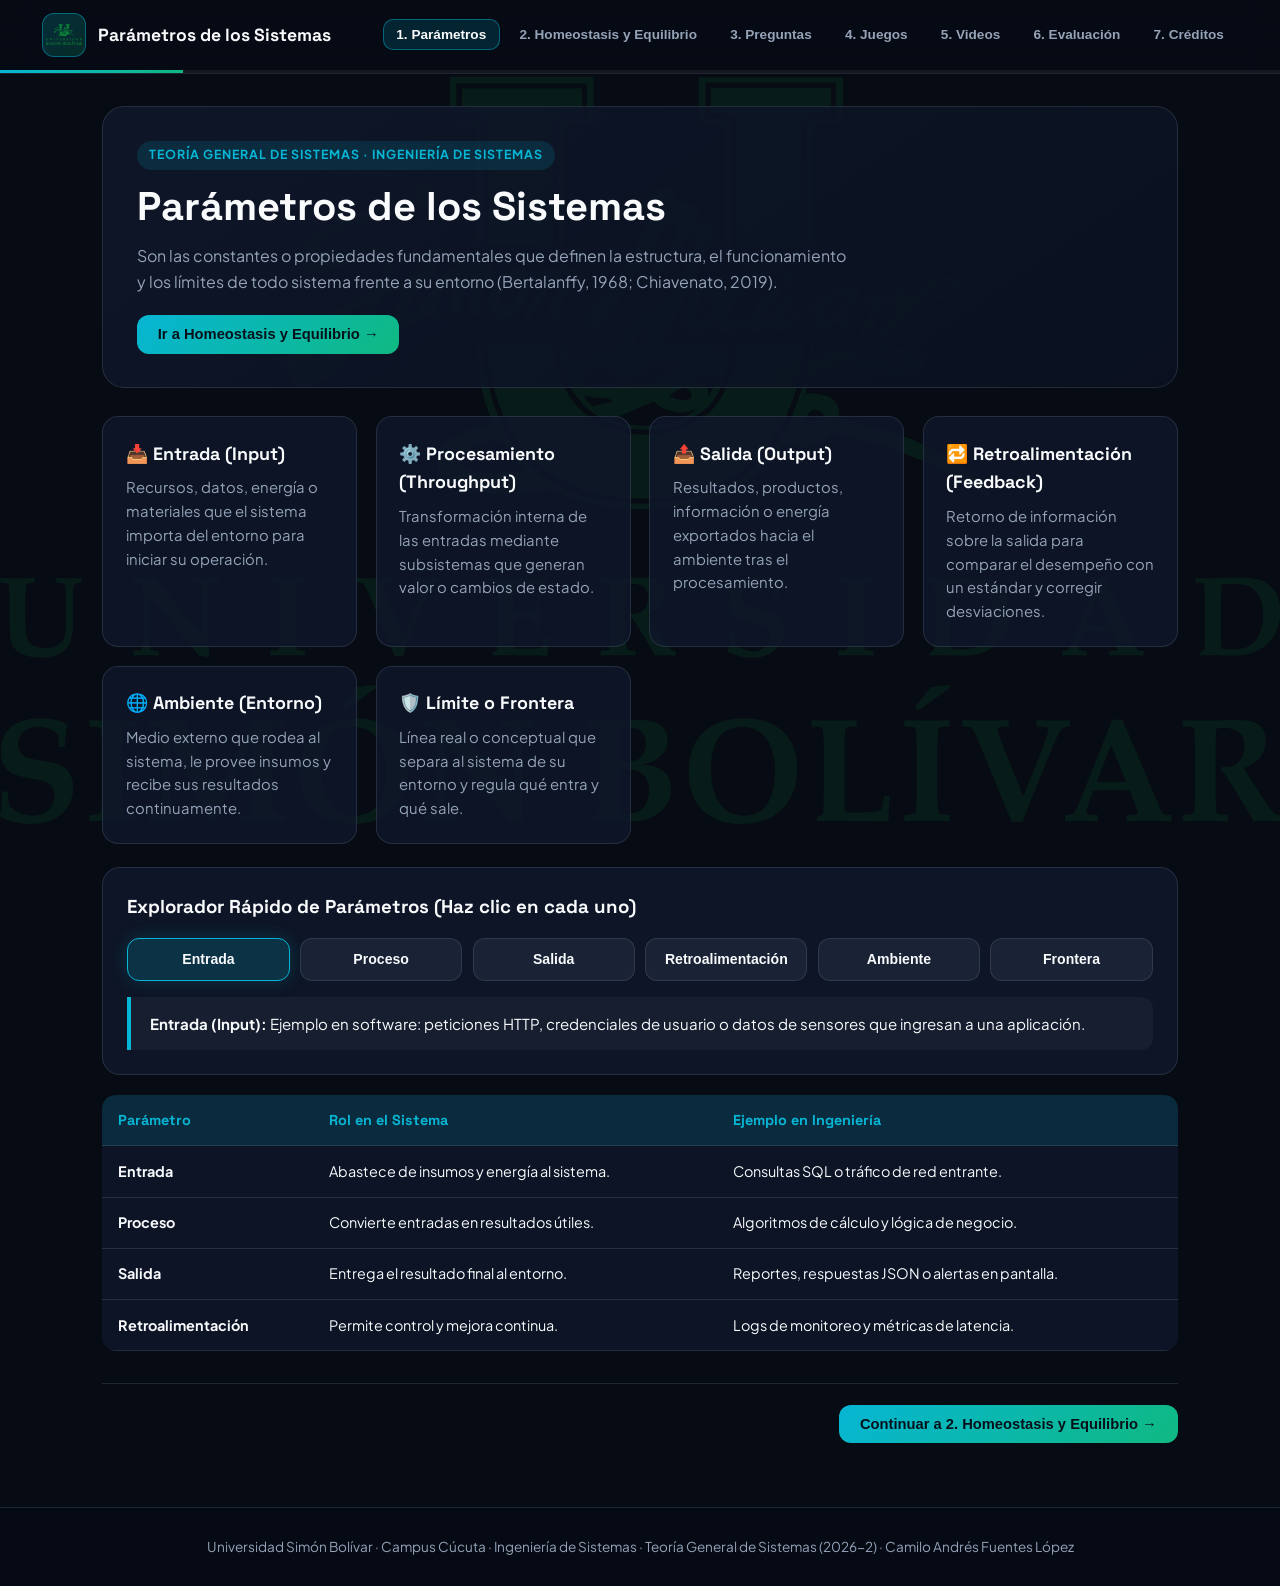
<file: ovas/fuentes-camilo/index.html>
<!DOCTYPE html>
<html lang="es">
<head>
  <meta charset="UTF-8" />
  <meta name="viewport" content="width=device-width, initial-scale=1.0" />
  <title>OVA · Parámetros de los Sistemas | Homeostasis y Equilibrio</title>
  <link rel="preconnect" href="https://fonts.googleapis.com">
  <link rel="preconnect" href="https://fonts.gstatic.com" crossorigin>
  <link href="https://fonts.googleapis.com/css2?family=Space+Grotesk:wght@500;700&family=Plus+Jakarta+Sans:wght@400;500;600;700&family=JetBrains+Mono:wght@500;700&display=swap" rel="stylesheet">
  <style>
    :root {
      /* Coloca aquí la ruta o nombre de la imagen de la universidad */
      --bg-universidad: url('logo-universidad.png');
      --opacidad-fondo: 0.14;

      --bg-main: #070b14;
      --bg-card: rgba(15, 23, 42, 0.85);
      --accent-cyan: #06b6d4;
      --accent-emerald: #10b981;
      --accent-amber: #f59e0b;
      --accent-rose: #f43f5e;
      --accent-violet: #8b5cf6;
      --text-primary: #f8fafc;
      --text-secondary: #94a3b8;
      --border-subtle: rgba(148, 163, 184, 0.18);
      --radius: 16px;
    }

    * {
      box-sizing: border-box;
      margin: 0;
      padding: 0;
    }

    body {
      font-family: 'Plus Jakarta Sans', sans-serif;
      background-color: var(--bg-main);
      color: var(--text-primary);
      line-height: 1.6;
      overflow-x: hidden;
      min-height: 100vh;
    }

    /* Capa de imagen de fondo de la universidad */
    body::before {
      content: "";
      position: fixed;
      inset: 0;
      z-index: -1;
      background-image: var(--bg-universidad);
      background-position: center center;
      background-repeat: no-repeat;
      background-size: contain;
      opacity: var(--opacidad-fondo);
      pointer-events: none;
    }

    h1, h2, h3, .brand {
      font-family: 'Space Grotesk', sans-serif;
    }

    .mono {
      font-family: 'JetBrains Mono', monospace;
    }

    /* Encabezado y navegación */
    header {
      position: sticky;
      top: 0;
      z-index: 100;
      background: rgba(7, 11, 20, 0.9);
      backdrop-filter: blur(14px);
      border-bottom: 1px solid var(--border-subtle);
    }

    .nav-container {
      max-width: 1240px;
      margin: 0 auto;
      padding: 0.8rem 1.4rem;
      display: flex;
      justify-content: space-between;
      align-items: center;
      flex-wrap: wrap;
      gap: 0.9rem;
    }

    .brand {
      display: flex;
      align-items: center;
      gap: 0.75rem;
      font-weight: 700;
      font-size: 1.1rem;
      color: var(--text-primary);
    }

    /* Recuadro superior izquierdo para el logo de la universidad */
    .uni-logo-box {
      width: 44px;
      height: 44px;
      border-radius: 12px;
      background: linear-gradient(135deg, rgba(6, 182, 212, 0.2), rgba(16, 185, 129, 0.2));
      border: 1px solid rgba(6, 182, 212, 0.45);
      display: flex;
      align-items: center;
      justify-content: center;
      overflow: hidden;
      flex-shrink: 0;
    }

    .uni-logo-box img {
      width: 100%;
      height: 100%;
      object-fit: contain;
      padding: 3px;
    }

    .uni-logo-fallback {
      font-family: 'JetBrains Mono', monospace;
      font-size: 0.72rem;
      font-weight: 700;
      color: var(--accent-cyan);
    }

    nav {
      display: flex;
      gap: 0.35rem;
      flex-wrap: wrap;
    }

    .nav-btn {
      background: transparent;
      border: 1px solid transparent;
      color: var(--text-secondary);
      padding: 0.45rem 0.8rem;
      border-radius: 10px;
      cursor: pointer;
      font-size: 0.85rem;
      font-weight: 600;
      transition: all 0.2s ease;
    }

    .nav-btn:hover, .nav-btn.active {
      color: var(--text-primary);
      background: rgba(6, 182, 212, 0.16);
      border-color: rgba(6, 182, 212, 0.45);
    }

    .progress-track {
      width: 100%;
      height: 3px;
      background: rgba(255, 255, 255, 0.06);
    }

    .progress-fill {
      height: 100%;
      width: 14.28%;
      background: linear-gradient(90deg, var(--accent-cyan), var(--accent-emerald));
      transition: width 0.35s ease;
    }

    /* Contenedor Principal */
    main {
      max-width: 1120px;
      margin: 0 auto;
      padding: 2rem 1.4rem 4rem;
    }

    .tab-section {
      display: none;
      animation: fadeSlide 0.35s ease forwards;
    }

    .tab-section.active {
      display: block;
    }

    @keyframes fadeSlide {
      from { opacity: 0; transform: translateY(10px); }
      to { opacity: 1; transform: translateY(0); }
    }

    /* Hero */
    .hero {
      background: linear-gradient(145deg, rgba(15, 23, 42, 0.9), rgba(11, 17, 32, 0.88));
      backdrop-filter: blur(10px);
      border: 1px solid var(--border-subtle);
      border-radius: 22px;
      padding: 2.1rem;
      margin-bottom: 1.75rem;
    }

    .hero-tag {
      display: inline-block;
      font-size: 0.78rem;
      text-transform: uppercase;
      letter-spacing: 0.08em;
      color: var(--accent-cyan);
      background: rgba(6, 182, 212, 0.14);
      padding: 0.28rem 0.75rem;
      border-radius: 999px;
      margin-bottom: 0.85rem;
      font-weight: 700;
    }

    .hero h1 {
      font-size: clamp(1.7rem, 3.4vw, 2.5rem);
      line-height: 1.2;
      margin-bottom: 0.75rem;
    }

    .hero p {
      color: var(--text-secondary);
      max-width: 720px;
      font-size: 1rem;
      margin-bottom: 1.3rem;
    }

    .btn-primary {
      background: linear-gradient(135deg, var(--accent-cyan), var(--accent-emerald));
      color: #05111a;
      border: none;
      padding: 0.7rem 1.3rem;
      border-radius: 12px;
      font-weight: 700;
      font-size: 0.92rem;
      cursor: pointer;
      transition: transform 0.2s ease, box-shadow 0.2s ease;
    }

    .btn-primary:hover {
      transform: translateY(-2px);
      box-shadow: 0 8px 22px rgba(6, 182, 212, 0.3);
    }

    .btn-outline {
      background: rgba(15, 23, 42, 0.7);
      color: var(--text-primary);
      border: 1px solid var(--border-subtle);
      padding: 0.6rem 1.15rem;
      border-radius: 12px;
      font-weight: 600;
      cursor: pointer;
      transition: all 0.2s ease;
    }

    .btn-outline:hover {
      border-color: var(--accent-cyan);
      background: rgba(6, 182, 212, 0.12);
    }

    /* Botón de siguiente módulo al final de cada sección */
    .next-module-bar {
      margin-top: 2rem;
      padding-top: 1.3rem;
      border-top: 1px solid var(--border-subtle);
      display: flex;
      justify-content: flex-end;
    }

    /* Grids y Tarjetas */
    .grid-2 {
      display: grid;
      grid-template-columns: repeat(auto-fit, minmax(290px, 1fr));
      gap: 1.25rem;
      margin-top: 1.25rem;
    }

    .grid-3 {
      display: grid;
      grid-template-columns: repeat(auto-fit, minmax(250px, 1fr));
      gap: 1.15rem;
      margin-top: 1.25rem;
    }

    .card {
      background: var(--bg-card);
      backdrop-filter: blur(10px);
      border: 1px solid var(--border-subtle);
      border-radius: var(--radius);
      padding: 1.4rem;
      transition: border-color 0.25s ease;
    }

    .card:hover {
      border-color: rgba(6, 182, 212, 0.45);
    }

    .card h3 {
      font-size: 1.12rem;
      margin-bottom: 0.5rem;
      color: var(--text-primary);
    }

    .card p, .card li {
      color: var(--text-secondary);
      font-size: 0.93rem;
    }

    /* Espacios para imágenes ilustrativas en el módulo 2 */
    .img-slot {
      margin-top: 1rem;
      border-radius: 12px;
      overflow: hidden;
      border: 1px dashed rgba(6, 182, 212, 0.45);
      background: rgba(7, 11, 20, 0.65);
      min-height: 190px;
      display: flex;
      flex-direction: column;
      align-items: center;
      justify-content: center;
      text-align: center;
      padding: 0.75rem;
    }

    .img-slot img {
      width: 100%;
      max-height: 230px;
      object-fit: contain;
      border-radius: 8px;
      display: block;
    }

    .img-placeholder-text {
      color: var(--text-secondary);
      font-size: 0.84rem;
    }

    .img-placeholder-text code {
      color: var(--accent-cyan);
      font-family: 'JetBrains Mono', monospace;
      font-size: 0.82rem;
    }

    .section-title {
      font-size: 1.65rem;
      margin-bottom: 0.3rem;
    }

    .section-subtitle {
      color: var(--text-secondary);
      margin-bottom: 1.3rem;
      font-size: 0.96rem;
    }

    /* Exploradores Interactivos */
    .cycle-box {
      background: rgba(15, 23, 42, 0.88);
      backdrop-filter: blur(10px);
      border: 1px solid var(--border-subtle);
      border-radius: 18px;
      padding: 1.5rem;
      margin-top: 1.4rem;
    }

    .cycle-nodes {
      display: flex;
      justify-content: space-between;
      align-items: center;
      flex-wrap: wrap;
      gap: 0.65rem;
      margin: 1rem 0;
    }

    .node-btn {
      flex: 1;
      min-width: 130px;
      background: rgba(30, 41, 59, 0.75);
      border: 1px solid var(--border-subtle);
      color: var(--text-primary);
      padding: 0.8rem 0.7rem;
      border-radius: 12px;
      cursor: pointer;
      text-align: center;
      font-weight: 700;
      font-size: 0.88rem;
      transition: all 0.2s ease;
    }

    .node-btn.selected {
      border-color: var(--accent-cyan);
      background: rgba(6, 182, 212, 0.18);
      box-shadow: 0 0 18px rgba(6, 182, 212, 0.2);
    }

    .node-detail {
      background: rgba(255, 255, 255, 0.04);
      border-left: 4px solid var(--accent-cyan);
      padding: 0.9rem 1.15rem;
      border-radius: 0 12px 12px 0;
      color: var(--text-primary);
      font-size: 0.94rem;
    }

    /* Tablas */
    table {
      width: 100%;
      border-collapse: collapse;
      margin-top: 1.25rem;
      background: var(--bg-card);
      backdrop-filter: blur(10px);
      border-radius: 14px;
      overflow: hidden;
    }

    th, td {
      padding: 0.85rem 1rem;
      text-align: left;
      border-bottom: 1px solid var(--border-subtle);
      font-size: 0.9rem;
    }

    th {
      background: rgba(6, 182, 212, 0.14);
      color: var(--accent-cyan);
      font-family: 'Space Grotesk', sans-serif;
    }

    /* Ejercicios */
    .exercise-item {
      background: var(--bg-card);
      backdrop-filter: blur(10px);
      border: 1px solid var(--border-subtle);
      border-radius: 16px;
      padding: 1.3rem;
      margin-bottom: 1rem;
    }

    .options-row {
      display: flex;
      flex-wrap: wrap;
      gap: 0.65rem;
      margin-top: 0.8rem;
    }

    .opt-btn {
      background: rgba(30, 41, 59, 0.85);
      border: 1px solid var(--border-subtle);
      color: var(--text-primary);
      padding: 0.5rem 0.95rem;
      border-radius: 10px;
      cursor: pointer;
      font-size: 0.88rem;
      transition: all 0.2s;
    }

    .opt-btn:hover {
      border-color: var(--accent-cyan);
    }

    .feedback-box {
      margin-top: 0.8rem;
      padding: 0.75rem 1rem;
      border-radius: 10px;
      font-size: 0.88rem;
      display: none;
    }

    .feedback-ok {
      display: block;
      background: rgba(16, 185, 129, 0.16);
      border: 1px solid rgba(16, 185, 129, 0.45);
      color: #6ee7b7;
    }

    .feedback-err {
      display: block;
      background: rgba(244, 63, 94, 0.16);
      border: 1px solid rgba(244, 63, 94, 0.45);
      color: #fda4af;
    }

    /* Juego 1: Simulador */
    .sim-dashboard {
      background: rgba(9, 13, 22, 0.9);
      backdrop-filter: blur(10px);
      border: 1px solid rgba(6, 182, 212, 0.35);
      border-radius: 18px;
      padding: 1.5rem;
      margin-bottom: 1.5rem;
    }

    .meter-bar {
      width: 100%;
      height: 22px;
      background: #1e293b;
      border-radius: 999px;
      position: relative;
      overflow: hidden;
      margin: 0.9rem 0;
    }

    .safe-zone {
      position: absolute;
      left: 35%;
      width: 30%;
      height: 100%;
      background: rgba(16, 185, 129, 0.25);
      border-left: 2px dashed var(--accent-emerald);
      border-right: 2px dashed var(--accent-emerald);
    }

    .meter-needle {
      position: absolute;
      top: 0;
      width: 14px;
      height: 100%;
      background: var(--accent-cyan);
      border-radius: 4px;
      transition: left 0.25s ease;
    }

    .sim-stats {
      display: flex;
      justify-content: space-between;
      flex-wrap: wrap;
      gap: 0.8rem;
      margin-bottom: 0.8rem;
      font-weight: 600;
      font-size: 0.93rem;
    }

    /* Juego 2: Emparejamiento */
    .match-grid {
      display: grid;
      grid-template-columns: 1fr 1fr;
      gap: 0.9rem;
      margin-top: 0.9rem;
    }

    @media (max-width: 680px) {
      .match-grid { grid-template-columns: 1fr; }
    }

    .match-col {
      display: flex;
      flex-direction: column;
      gap: 0.65rem;
    }

    .match-card {
      background: rgba(30, 41, 59, 0.85);
      border: 1px solid var(--border-subtle);
      padding: 0.8rem 0.95rem;
      border-radius: 12px;
      cursor: pointer;
      font-size: 0.9rem;
      transition: all 0.2s;
    }

    .match-card.active {
      border-color: var(--accent-amber);
      background: rgba(245, 158, 11, 0.16);
    }

    .match-card.matched {
      border-color: var(--accent-emerald);
      background: rgba(16, 185, 129, 0.16);
      color: #6ee7b7;
      cursor: default;
    }

    /* Videos */
    .video-grid {
      display: grid;
      grid-template-columns: repeat(auto-fit, minmax(310px, 1fr));
      gap: 1.3rem;
    }

    .video-frame {
      position: relative;
      padding-bottom: 56.25%;
      height: 0;
      border-radius: 14px;
      overflow: hidden;
      margin-bottom: 0.8rem;
      border: 1px solid var(--border-subtle);
    }

    .video-frame iframe {
      position: absolute;
      top: 0; left: 0;
      width: 100%; height: 100%;
      border: 0;
    }

    /* Quiz */
    .quiz-q {
      background: var(--bg-card);
      backdrop-filter: blur(10px);
      border: 1px solid var(--border-subtle);
      border-radius: 16px;
      padding: 1.25rem;
      margin-bottom: 1rem;
    }

    .quiz-q label {
      display: block;
      padding: 0.5rem 0.75rem;
      margin-top: 0.4rem;
      background: rgba(255, 255, 255, 0.03);
      border-radius: 10px;
      cursor: pointer;
      font-size: 0.91rem;
    }

    .quiz-q label:hover {
      background: rgba(6, 182, 212, 0.12);
    }

    .score-banner {
      margin-top: 1.25rem;
      padding: 1.35rem;
      border-radius: 16px;
      background: linear-gradient(135deg, rgba(6, 182, 212, 0.2), rgba(16, 185, 129, 0.2));
      border: 1px solid var(--accent-cyan);
      display: none;
    }

    footer {
      text-align: center;
      padding: 1.75rem 1rem;
      border-top: 1px solid var(--border-subtle);
      background: rgba(7, 11, 20, 0.85);
      color: var(--text-secondary);
      font-size: 0.85rem;
    }

    /* Adaptación móvil */
    @media (max-width: 600px) {
      .nav-container {
        padding: 0.65rem 1rem;
      }
      .nav-btn {
        padding: 0.35rem 0.6rem;
        font-size: 0.78rem;
      }
      .hero {
        padding: 1.4rem;
      }
      table {
        display: block;
        overflow-x: auto;
        white-space: nowrap;
      }
    }
  </style>
</head>
<body>

<header>
  <div class="nav-container">
    <div class="brand">
      <!-- Recuadro superior izquierdo para la foto/logo de la universidad -->
      <div class="uni-logo-box">
        <img src="logo-universidad.png" alt="Logo Universidad" onerror="this.style.display='none'; this.nextElementSibling.style.display='block';">
        <span class="uni-logo-fallback" style="display:none;">USB</span>
      </div>
      <span>Parámetros de los Sistemas</span>
    </div>
    <nav id="mainNav">
      <button class="nav-btn active" data-tab="parametros">1. Parámetros</button>
      <button class="nav-btn" data-tab="homeostasis">2. Homeostasis y Equilibrio</button>
      <button class="nav-btn" data-tab="ejercicios">3. Preguntas</button>
      <button class="nav-btn" data-tab="juegos">4. Juegos</button>
      <button class="nav-btn" data-tab="videos">5. Videos</button>
      <button class="nav-btn" data-tab="quiz">6. Evaluación</button>
      <button class="nav-btn" data-tab="creditos">7. Créditos</button>
    </nav>
  </div>
  <div class="progress-track"><div class="progress-fill" id="progressBar"></div></div>
</header>

<main>
  <!-- 1. TEORÍA GENERAL: PARÁMETROS DE LOS SISTEMAS -->
  <section id="parametros" class="tab-section active">
    <div class="hero">
      <span class="hero-tag">Teoría General de Sistemas · Ingeniería de Sistemas</span>
      <h1>Parámetros de los Sistemas</h1>
      <p>
        Son las constantes o propiedades fundamentales que definen la estructura, el funcionamiento y los límites de todo sistema frente a su entorno (Bertalanffy, 1968; Chiavenato, 2019).
      </p>
      <button class="btn-primary" onclick="switchTab('homeostasis')">Ir a Homeostasis y Equilibrio →</button>
    </div>

    <div class="grid-3">
      <div class="card">
        <h3>📥 Entrada (Input)</h3>
        <p>Recursos, datos, energía o materiales que el sistema importa del entorno para iniciar su operación.</p>
      </div>
      <div class="card">
        <h3>⚙️ Procesamiento (Throughput)</h3>
        <p>Transformación interna de las entradas mediante subsistemas que generan valor o cambios de estado.</p>
      </div>
      <div class="card">
        <h3>📤 Salida (Output)</h3>
        <p>Resultados, productos, información o energía exportados hacia el ambiente tras el procesamiento.</p>
      </div>
      <div class="card">
        <h3>🔁 Retroalimentación (Feedback)</h3>
        <p>Retorno de información sobre la salida para comparar el desempeño con un estándar y corregir desviaciones.</p>
      </div>
      <div class="card">
        <h3>🌐 Ambiente (Entorno)</h3>
        <p>Medio externo que rodea al sistema, le provee insumos y recibe sus resultados continuamente.</p>
      </div>
      <div class="card">
        <h3>🛡️ Límite o Frontera</h3>
        <p>Línea real o conceptual que separa al sistema de su entorno y regula qué entra y qué sale.</p>
      </div>
    </div>

    <!-- Explorador interactivo breve -->
    <div class="cycle-box">
      <h3>Explorador Rápido de Parámetros (Haz clic en cada uno)</h3>
      <div class="cycle-nodes">
        <button class="node-btn selected" onclick="showParam(0, this)">Entrada</button>
        <button class="node-btn" onclick="showParam(1, this)">Proceso</button>
        <button class="node-btn" onclick="showParam(2, this)">Salida</button>
        <button class="node-btn" onclick="showParam(3, this)">Retroalimentación</button>
        <button class="node-btn" onclick="showParam(4, this)">Ambiente</button>
        <button class="node-btn" onclick="showParam(5, this)">Frontera</button>
      </div>
      <div class="node-detail" id="paramDetail">
        <strong>Entrada (Input):</strong> Ejemplo en software: peticiones HTTP, credenciales de usuario o datos de sensores que ingresan a una aplicación.
      </div>
    </div>

    <table>
      <thead>
        <tr>
          <th>Parámetro</th>
          <th>Rol en el Sistema</th>
          <th>Ejemplo en Ingeniería</th>
        </tr>
      </thead>
      <tbody>
        <tr>
          <td><strong>Entrada</strong></td>
          <td>Abastece de insumos y energía al sistema.</td>
          <td>Consultas SQL o tráfico de red entrante.</td>
        </tr>
        <tr>
          <td><strong>Proceso</strong></td>
          <td>Convierte entradas en resultados útiles.</td>
          <td>Algoritmos de cálculo y lógica de negocio.</td>
        </tr>
        <tr>
          <td><strong>Salida</strong></td>
          <td>Entrega el resultado final al entorno.</td>
          <td>Reportes, respuestas JSON o alertas en pantalla.</td>
        </tr>
        <tr>
          <td><strong>Retroalimentación</strong></td>
          <td>Permite control y mejora continua.</td>
          <td>Logs de monitoreo y métricas de latencia.</td>
        </tr>
      </tbody>
    </table>

    <div class="next-module-bar">
      <button class="btn-primary" onclick="switchTab('homeostasis')">Continuar a 2. Homeostasis y Equilibrio →</button>
    </div>
  </section>

  <!-- 2. TEMAS ESPECÍFICOS: HOMEOSTASIS Y EQUILIBRIO -->
  <section id="homeostasis" class="tab-section">
    <h2 class="section-title">Homeostasis y Equilibrio en los Sistemas</h2>
    <p class="section-subtitle">Mecanismos de estabilidad y autorregulación según Cannon (1932), Ashby (1956) y Bertalanffy (1968).</p>

    <div class="grid-2">
      <div class="card">
        <h3>⚖️ Equilibrio del Sistema</h3>
        <p>Estado donde las fuerzas internas y externas se compensan:</p>
        <ul style="margin-top:0.5rem; padding-left:1.2rem;">
          <li><strong>Equilibrio estático:</strong> Reposo total en sistemas cerrados sin intercambio de energía.</li>
          <li><strong>Equilibrio dinámico (Estado Estacionario):</strong> Estabilidad en sistemas abiertos con flujo constante de entradas y salidas.</li>
        </ul>
        <!-- Espacio para imagen 1 -->
        <div class="img-slot">
          <img src="equilibrio-sistema.png" alt="Diagrama de Equilibrio Estático y Dinámico" onerror="this.style.display='none'; this.nextElementSibling.style.display='block';">
          <div class="img-placeholder-text" style="display:none;">
            🖼️ <strong>Imagen 1:</strong> Equilibrio estático vs. dinámico<br>
            Guarda tu imagen como <code>equilibrio-sistema.png</code>
          </div>
        </div>
      </div>

      <div class="card">
        <h3>🔄 Homeostasis</h3>
        <p>Capacidad de un sistema abierto para autorregular sus variables internas frente a cambios externos mediante <strong>retroalimentación negativa</strong>.</p>
        <p style="margin-top:0.5rem;"><strong>Ley de Ashby:</strong> El regulador debe tener tanta variedad de respuestas como perturbaciones genere el entorno.</p>
        <!-- Espacio para imagen 2 -->
        <div class="img-slot">
          <img src="bucle-homeostasis.png" alt="Diagrama de Bucle Homeostático" onerror="this.style.display='none'; this.nextElementSibling.style.display='block';">
          <div class="img-placeholder-text" style="display:none;">
            🖼️ <strong>Imagen 2:</strong> Bucle de autorregulación homeostática<br>
            Guarda tu imagen como <code>bucle-homeostasis.png</code>
          </div>
        </div>
      </div>
    </div>

    <!-- Bucle Cibernético -->
    <div class="cycle-box">
      <h3>Bucle de Regulación Homeostática (Haz clic en cada fase)</h3>
      <div class="cycle-nodes">
        <button class="node-btn selected" onclick="showNode(0, this)">1. Perturbación</button>
        <button class="node-btn" onclick="showNode(1, this)">2. Sensor</button>
        <button class="node-btn" onclick="showNode(2, this)">3. Controlador</button>
        <button class="node-btn" onclick="showNode(3, this)">4. Efector</button>
        <button class="node-btn" onclick="showNode(4, this)">5. Feedback</button>
      </div>
      <div class="node-detail" id="nodeDetail">
        <strong>1. Perturbación:</strong> Cambio externo que altera una variable crítica (ej. aumento brusco de usuarios en un servidor).
      </div>
    </div>

    <table>
      <thead>
        <tr>
          <th>Aspecto</th>
          <th>Equilibrio Estático</th>
          <th>Homeostasis (Equilibrio Dinámico)</th>
        </tr>
      </thead>
      <tbody>
        <tr>
          <td><strong>Sistema</strong></td>
          <td>Cerrado o aislado.</td>
          <td>Abierto en intercambio continuo.</td>
        </tr>
        <tr>
          <td><strong>Flujo de energía</strong></td>
          <td>Nulo al llegar al reposo.</td>
          <td>Constante (entradas y salidas activas).</td>
        </tr>
        <tr>
          <td><strong>Control</strong></td>
          <td>Balance pasivo de fuerzas.</td>
          <td>Retroalimentación negativa adaptativa.</td>
        </tr>
      </tbody>
    </table>

    <!-- Ejemplos breves -->
    <div class="grid-3">
      <div class="card">
        <h3>☁️ Auto-Scaling Cloud</h3>
        <p>Si la CPU sube al 90%, el balanceador crea nuevos servidores y los apaga cuando baja la demanda.</p>
      </div>
      <div class="card">
        <h3>🌡️ Termorregulación</h3>
        <p>Ante calor externo, el cuerpo activa el sudor para mantener su temperatura interna cerca de 37°C.</p>
      </div>
      <div class="card">
        <h3>📦 Inventario ERP</h3>
        <p>Cuando el stock baja del mínimo, el sistema genera órdenes de compra automáticas para evitar quiebres.</p>
      </div>
    </div>

    <div class="next-module-bar">
      <button class="btn-primary" onclick="switchTab('ejercicios')">Continuar a 3. Preguntas y Ejercicios →</button>
    </div>
  </section>

  <!-- 3. PREGUNTAS Y EJERCICIOS -->
  <section id="ejercicios" class="tab-section">
    <h2 class="section-title">Preguntas y Ejercicios Prácticos</h2>
    <p class="section-subtitle">Selecciona la opción correcta para obtener retroalimentación inmediata.</p>

    <div class="exercise-item">
      <p><strong>1. Un termostato mantiene una sala a 22°C encendiendo el enfriamiento cuando sube a 25°C y apagándolo al volver a 22°C. ¿Qué parámetro actúa?</strong></p>
      <div class="options-row">
        <button class="opt-btn" onclick="checkEx(1, false, 'Incorrecto. La retroalimentación positiva aumentaría el calor sin frenar.')">Retroalimentación positiva</button>
        <button class="opt-btn" onclick="checkEx(1, true, '¡Correcto! La retroalimentación negativa corrige la desviación y mantiene la homeostasis.')">Retroalimentación negativa homeostática</button>
        <button class="opt-btn" onclick="checkEx(1, false, 'Incorrecto. Un sistema cerrado aislado no intercambia energía con el ambiente.')">Equilibrio estático cerrado</button>
      </div>
      <div id="fb-1" class="feedback-box"></div>
    </div>

    <div class="exercise-item">
      <p><strong>2. ¿Qué parámetro de los sistemas define qué elementos pertenecen al sistema y cuáles al entorno?</strong></p>
      <div class="options-row">
        <button class="opt-btn" onclick="checkEx(2, true, '¡Exacto! El límite o frontera demarca el alcance del sistema frente al ambiente.')">Límite o frontera</button>
        <button class="opt-btn" onclick="checkEx(2, false, 'Incorrecto. La salida es el resultado exportado hacia el entorno.')">Salida (Output)</button>
        <button class="opt-btn" onclick="checkEx(2, false, 'Incorrecto. El procesamiento es la transformación interna de insumos.')">Procesamiento</button>
      </div>
      <div id="fb-2" class="feedback-box"></div>
    </div>

    <div class="exercise-item">
      <p><strong>3. Un firewall con reglas manuales fijas colapsa ante un ataque masivo automatizado. Según Ashby, ¿qué falla?</strong></p>
      <div class="options-row">
        <button class="opt-btn" onclick="checkEx(3, true, '¡Correcto! El regulador carece de variedad suficiente para responder a la complejidad externa.')">Ley de la Variedad Requerida</button>
        <button class="opt-btn" onclick="checkEx(3, false, 'Incorrecto. La entropía aumenta cuando el sistema pierde control.')">Disminución de entropía</button>
      </div>
      <div id="fb-3" class="feedback-box"></div>
    </div>

    <div class="exercise-item">
      <p><strong>4. ¿Por qué una empresa activa o un organismo vivo no operan en equilibrio estático?</strong></p>
      <div class="options-row">
        <button class="opt-btn" onclick="checkEx(4, false, 'Incorrecto. Sí poseen parámetros claros y medibles.')">Porque carecen de parámetros</button>
        <button class="opt-btn" onclick="checkEx(4, true, '¡Muy bien! Necesitan flujo continuo de entradas y salidas (estado estacionario).')">Porque requieren intercambio continuo con el entorno</button>
      </div>
      <div id="fb-4" class="feedback-box"></div>
    </div>

    <div class="next-module-bar">
      <button class="btn-primary" onclick="switchTab('juegos')">Continuar a 4. Juegos Interactivos →</button>
    </div>
  </section>

  <!-- 4. JUEGOS INTERACTIVOS -->
  <section id="juegos" class="tab-section">
    <h2 class="section-title">Juegos Interactivos</h2>
    <p class="section-subtitle">Practica el control homeostático en tiempo real y relaciona los conceptos clave.</p>

    <!-- Juego 1 -->
    <div class="sim-dashboard">
      <h3>🎮 Juego 1: Simulador de Homeostasis en Servidor</h3>
      <p style="color:var(--text-secondary); font-size:0.9rem; margin-bottom:0.7rem;">
        Mantén la carga dentro de la <strong>zona verde (35% - 65%)</strong> durante 20 segundos frente a variaciones aleatorias.
      </p>
      <div class="sim-stats">
        <span>Carga: <strong id="cpuVal" style="color:var(--accent-cyan)">50%</strong></span>
        <span>Tiempo Estable: <strong id="timeVal" style="color:var(--accent-emerald)">0 / 20 s</strong></span>
        <span>Estado: <strong id="simStatus">Listo</strong></span>
      </div>
      <div class="meter-bar">
        <div class="safe-zone"></div>
        <div class="meter-needle" id="needle" style="left: 49%;"></div>
      </div>
      <div style="display:flex; gap:0.7rem; flex-wrap:wrap; margin-top:0.9rem;">
        <button class="btn-primary" onclick="startSim()">▶ Iniciar</button>
        <button class="btn-outline" onclick="adjustLoad(-12)">❄️ Enfriar / Escalar (-12%)</button>
        <button class="btn-outline" onclick="adjustLoad(12)">⚡ Balancear Carga (+12%)</button>
      </div>
    </div>

    <!-- Juego 2 -->
    <div class="card">
      <h3>🧩 Juego 2: Conecta Concepto y Definición</h3>
      <p style="color:var(--text-secondary); font-size:0.9rem;">Haz clic en un término de la izquierda y luego en su definición correcta a la derecha.</p>
      <div class="match-grid">
        <div class="match-col" id="termsCol"></div>
        <div class="match-col" id="defsCol"></div>
      </div>
      <p id="matchFeedback" style="margin-top:0.9rem; font-weight:600; color:var(--accent-cyan);"></p>
      <button class="btn-outline" style="margin-top:0.6rem;" onclick="initMatchGame()">Reiniciar Juego</button>
    </div>

    <div class="next-module-bar">
      <button class="btn-primary" onclick="switchTab('videos')">Continuar a 5. Videos →</button>
    </div>
  </section>

  <!-- 5. VIDEOS -->
  <section id="videos" class="tab-section">
    <h2 class="section-title">Videos de Apoyo</h2>
    <p class="section-subtitle">Material audiovisual sobre Teoría General de Sistemas, homeostasis y equilibrio dinámico.</p>

    <div class="video-grid">
      <div class="card">
        <div class="video-frame">
          <iframe src="https://www.youtube.com/embed/QbBy20GPlqc" title="Teoría general de los sistemas de Ludwig von Bertalanffy" allowfullscreen></iframe>
        </div>
        <h3>Teoría General de los Sistemas (Bertalanffy)</h3>
        <p>Resumen animado sobre entrada, proceso, salida, retroalimentación, ambiente y homeostasis en los sistemas.</p>
        <p style="margin-top:0.5rem;"><a href="https://www.youtube.com/watch?v=QbBy20GPlqc" target="_blank" style="color:var(--accent-cyan); font-weight:600; text-decoration:none;">Ver en YouTube ↗</a></p>
      </div>

      <div class="card">
        <div class="video-frame">
          <iframe src="https://www.youtube.com/embed/0GG-kBu0_E0" title="Características y parámetros de los sistemas - Homeostasis y Variedad Requerida" allowfullscreen></iframe>
        </div>
        <h3>Características y Parámetros: Homeostasis y Ley de Ashby</h3>
        <p>Explicación en Teoría General de Sistemas sobre autorregulación, equilibrio dinámico en sistemas abiertos y variedad requerida.</p>
        <p style="margin-top:0.5rem;"><a href="https://www.youtube.com/watch?v=0GG-kBu0_E0" target="_blank" style="color:var(--accent-cyan); font-weight:600; text-decoration:none;">Ver en YouTube ↗</a></p>
      </div>
    </div>

    <div class="next-module-bar">
      <button class="btn-primary" onclick="switchTab('quiz')">Continuar a 6. Evaluación →</button>
    </div>
  </section>

  <!-- 6. EVALUACIÓN -->
  <section id="quiz" class="tab-section">
    <h2 class="section-title">Evaluación</h2>
    <p class="section-subtitle">Responde las 5 preguntas para calcular tu nota automática sobre 5.0.</p>

    <form id="quizForm">
      <div class="quiz-q">
        <p><strong>1. ¿Cuál de los siguientes NO es un parámetro básico de un sistema?</strong></p>
        <label><input type="radio" name="q1" value="a"> Entrada y procesamiento</label>
        <label><input type="radio" name="q1" value="b"> Aislamiento absoluto sin frontera</label>
        <label><input type="radio" name="q1" value="c"> Salida y retroalimentación</label>
      </div>

      <div class="quiz-q">
        <p><strong>2. ¿Qué tipo de retroalimentación sostiene principalmente la homeostasis?</strong></p>
        <label><input type="radio" name="q2" value="a"> Retroalimentación negativa</label>
        <label><input type="radio" name="q2" value="b"> Retroalimentación positiva ilimitada</label>
        <label><input type="radio" name="q2" value="c"> Ausencia de control</label>
      </div>

      <div class="quiz-q">
        <p><strong>3. ¿Qué caracteriza al equilibrio dinámico (estado estacionario)?</strong></p>
        <label><input type="radio" name="q3" value="a"> Reposo total sin intercambio de energía</label>
        <label><input type="radio" name="q3" value="b"> Estabilidad interna con flujo continuo de entradas y salidas</label>
        <label><input type="radio" name="q3" value="c"> Pérdida irreversible de estructura</label>
      </div>

      <div class="quiz-q">
        <p><strong>4. Según la Ley de la Variedad Requerida de Ashby:</strong></p>
        <label><input type="radio" name="q4" value="a"> El regulador debe igualar la variedad de perturbaciones del entorno</label>
        <label><input type="radio" name="q4" value="b"> Un sistema rígido siempre es más estable</label>
        <label><input type="radio" name="q4" value="c"> Los sistemas abiertos no requieren retroalimentación</label>
      </div>

      <div class="quiz-q">
        <p><strong>5. Un servidor web que ajusta automáticamente sus nodos según el tráfico aplica:</strong></p>
        <label><input type="radio" name="q5" value="a"> Equilibrio estático cerrado</label>
        <label><input type="radio" name="q5" value="b"> Homeostasis y retroalimentación negativa</label>
        <label><input type="radio" name="q5" value="c"> Entropía máxima</label>
      </div>

      <button type="button" class="btn-primary" onclick="gradeQuiz()">Calificar Evaluación</button>
    </form>

    <div class="score-banner" id="scoreBanner"></div>

    <div class="next-module-bar">
      <button class="btn-primary" onclick="switchTab('creditos')">Continuar a 7. Créditos →</button>
    </div>
  </section>

  <!-- 7. CRÉDITOS -->
  <section id="creditos" class="tab-section">
    <h2 class="section-title">Créditos y Referencias</h2>
    <p class="section-subtitle">Autor institucional y bibliografía del Objeto Virtual de Aprendizaje.</p>

    <div class="grid-2">
      <div class="card">
        <h3>👨‍💻 Autoría</h3>
        <ul style="padding-left:1.2rem; margin-top:0.5rem;">
          <li><strong>Estudiante:</strong> Camilo Andrés Fuentes López</li>
          <li><strong>Docente:</strong> Eddy Ortiz Ramirez</li>
          <li><strong>Tema:</strong> Parámetros de los sistemas (Homeostasis y Equilibrio)</li>
          <li><strong>Asignatura:</strong> Teoría General de Sistemas (TGS)</li>
          <li><strong>Programa:</strong> Ingeniería de Sistemas · Periodo 2026-2</li>
          <li><strong>Institución:</strong> Universidad Simón Bolívar · Campus Cúcuta</li>
          <li><strong>Herramientas:</strong> HTML5, CSS3 y JavaScript con apoyo de IA (Gemini)</li>
        </ul>
      </div>

      <div class="card">
        <h3>📚 Referencias</h3>
        <ul style="padding-left:1.2rem; margin-top:0.5rem;">
          <li>Ashby, W. R. (1956). <em>An Introduction to Cybernetics</em>. Chapman & Hall.</li>
          <li>Bertalanffy, L. von (1968). <em>General System Theory</em>. George Braziller.</li>
          <li>Cannon, W. B. (1932). <em>The Wisdom of the Body</em>. W. W. Norton & Company.</li>
          <li>Chiavenato, I. (2019). <em>Introducción a la Teoría General de la Administración</em>. McGraw-Hill.</li>
          <li>Johansen Bertoglio, O. (2004). <em>Introducción a la Teoría General de Sistemas</em>. Limusa.</li>
        </ul>
      </div>
    </div>

    <div class="next-module-bar">
      <button class="btn-outline" onclick="switchTab('parametros')">↺ Volver al Inicio (1. Parámetros)</button>
    </div>
  </section>
</main>

<footer>
  Universidad Simón Bolívar · Campus Cúcuta · Ingeniería de Sistemas · Teoría General de Sistemas (2026-2) · Camilo Andrés Fuentes López
</footer>

<script>
  const tabs = ['parametros', 'homeostasis', 'ejercicios', 'juegos', 'videos', 'quiz', 'creditos'];
  const navBtns = document.querySelectorAll('.nav-btn');
  const progressBar = document.getElementById('progressBar');

  function switchTab(tabId) {
    document.querySelectorAll('.tab-section').forEach(s => s.classList.remove('active'));
    document.getElementById(tabId).classList.add('active');

    navBtns.forEach(btn => {
      btn.classList.toggle('active', btn.dataset.tab === tabId);
    });

    const idx = tabs.indexOf(tabId);
    progressBar.style.width = Math.round(((idx + 1) / tabs.length) * 100) + '%';
    window.scrollTo({ top: 0, behavior: 'smooth' });
  }

  navBtns.forEach(btn => {
    btn.addEventListener('click', () => switchTab(btn.dataset.tab));
  });

  // Explorador de parámetros
  const paramTexts = [
    "<strong>Entrada (Input):</strong> Recursos, datos o energía que ingresan desde el entorno para alimentar el sistema.",
    "<strong>Procesamiento (Throughput):</strong> Actividad interna que transforma las entradas en resultados.",
    "<strong>Salida (Output):</strong> Producto, servicio o información que el sistema entrega al entorno.",
    "<strong>Retroalimentación (Feedback):</strong> Señal de retorno que compara la salida con el objetivo para corregir fallas.",
    "<strong>Ambiente (Entorno):</strong> Contexto externo con el que el sistema interactúa permanentemente.",
    "<strong>Límite o Frontera:</strong> Barrera física o lógica que define qué pertenece al sistema y qué es externo."
  ];

  function showParam(index, el) {
    document.querySelectorAll('#parametros .node-btn').forEach(b => b.classList.remove('selected'));
    el.classList.add('selected');
    document.getElementById('paramDetail').innerHTML = paramTexts[index];
  }

  // Explorador Homeostasis
  const nodeTexts = [
    "<strong>1. Perturbación:</strong> Cambio externo que altera una variable crítica (ej. aumento brusco de usuarios en un servidor).",
    "<strong>2. Sensor:</strong> Mide continuamente el estado actual de la variable del sistema.",
    "<strong>3. Controlador:</strong> Compara el valor medido con el rango óptimo esperado.",
    "<strong>4. Efector:</strong> Ejecuta la acción correctiva para compensar la desviación.",
    "<strong>5. Feedback Negativo:</strong> Confirma que la variable volvió al rango estable y detiene el ajuste."
  ];

  function showNode(index, el) {
    document.querySelectorAll('#homeostasis .node-btn').forEach(b => b.classList.remove('selected'));
    el.classList.add('selected');
    document.getElementById('nodeDetail').innerHTML = nodeTexts[index];
  }

  // Ejercicios
  function checkEx(num, isCorrect, msg) {
    const box = document.getElementById('fb-' + num);
    box.textContent = msg;
    box.className = 'feedback-box ' + (isCorrect ? 'feedback-ok' : 'feedback-err');
  }

  // Juego 1: Simulador
  let load = 50;
  let stableSec = 0;
  let simInterval = null;

  function updateSimUI() {
    document.getElementById('cpuVal').textContent = load + '%';
    document.getElementById('needle').style.left = Math.max(0, Math.min(97, load)) + '%';
    document.getElementById('timeVal').textContent = stableSec + ' / 20 s';
  }

  function startSim() {
    clearInterval(simInterval);
    load = 50;
    stableSec = 0;
    document.getElementById('simStatus').textContent = 'Activo · Mantén el rango verde';
    document.getElementById('simStatus').style.color = '#38bdf8';
    updateSimUI();

    simInterval = setInterval(() => {
      const shock = Math.floor(Math.random() * 19) - 8;
      load = Math.max(0, Math.min(100, load + shock));

      if (load >= 35 && load <= 65) {
        stableSec++;
      } else {
        stableSec = Math.max(0, stableSec - 1);
      }

      updateSimUI();

      if (load <= 5 || load >= 95) {
        clearInterval(simInterval);
        document.getElementById('simStatus').textContent = '💥 Colapso (Pérdida de homeostasis)';
        document.getElementById('simStatus').style.color = '#f43f5e';
      } else if (stableSec >= 20) {
        clearInterval(simInterval);
        document.getElementById('simStatus').textContent = '🏆 ¡Homeostasis lograda!';
        document.getElementById('simStatus').style.color = '#10b981';
      }
    }, 900);
  }

  function adjustLoad(delta) {
    if (!simInterval) return;
    load = Math.max(0, Math.min(100, load + delta));
    updateSimUI();
  }

  // Juego 2: Emparejamiento
  const pairs = [
    { id: 1, term: "Parámetros del Sistema", def: "Constantes que definen estructura y operación (entrada, proceso, salida)." },
    { id: 2, term: "Homeostasis", def: "Autorregulación interna frente a perturbaciones del entorno." },
    { id: 3, term: "Equilibrio Estático", def: "Reposo en sistemas cerrados sin intercambio de energía." },
    { id: 4, term: "Retroalimentación Negativa", def: "Mecanismo que revierte desviaciones respecto al punto óptimo." }
  ];

  let selectedTerm = null;
  let matchedCount = 0;

  function initMatchGame() {
    selectedTerm = null;
    matchedCount = 0;
    document.getElementById('matchFeedback').textContent = '';
    const termsCol = document.getElementById('termsCol');
    const defsCol = document.getElementById('defsCol');
    termsCol.innerHTML = '';
    defsCol.innerHTML = '';

    const shuffledDefs = [...pairs].sort(() => Math.random() - 0.5);

    pairs.forEach(p => {
      const div = document.createElement('div');
      div.className = 'match-card';
      div.textContent = p.term;
      div.dataset.id = p.id;
      div.onclick = () => {
        if (div.classList.contains('matched')) return;
        document.querySelectorAll('#termsCol .match-card').forEach(c => c.classList.remove('active'));
        div.classList.add('active');
        selectedTerm = p.id;
      };
      termsCol.appendChild(div);
    });

    shuffledDefs.forEach(p => {
      const div = document.createElement('div');
      div.className = 'match-card';
      div.textContent = p.def;
      div.dataset.id = p.id;
      div.onclick = () => {
        if (!selectedTerm || div.classList.contains('matched')) return;
        if (parseInt(div.dataset.id) === selectedTerm) {
          div.classList.add('matched');
          const tCard = document.querySelector(`#termsCol .match-card[data-id="${selectedTerm}"]`);
          tCard.classList.remove('active');
          tCard.classList.add('matched');
          selectedTerm = null;
          matchedCount++;
          document.getElementById('matchFeedback').textContent = matchedCount === pairs.length
            ? '🎉 ¡Excelente! Todos los conceptos están conectados.'
            : '✅ ¡Pareja correcta!';
        } else {
          document.getElementById('matchFeedback').textContent = '❌ No coincide, intenta de nuevo.';
        }
      };
      defsCol.appendChild(div);
    });
  }

  initMatchGame();

  // Quiz
  function gradeQuiz() {
    const answers = { q1: 'b', q2: 'a', q3: 'b', q4: 'a', q5: 'b' };
    let score = 0;
    for (let q in answers) {
      const chosen = document.querySelector(`input[name="${q}"]:checked`);
      if (chosen && chosen.value === answers[q]) score++;
    }
    const banner = document.getElementById('scoreBanner');
    banner.style.display = 'block';
    const nota = (score / 5 * 5).toFixed(1);
    banner.innerHTML = `
      <h3>Resultado: ${score} / 5 aciertos · Nota: ${nota} / 5.0</h3>
      <p style="margin-top:0.4rem;">${score >= 4 ? '¡Dominio sobresaliente del tema!' : 'Repasa las secciones teóricas y vuelve a intentarlo.'}</p>
    `;
  }
</script>
</body>
</html>
</file>
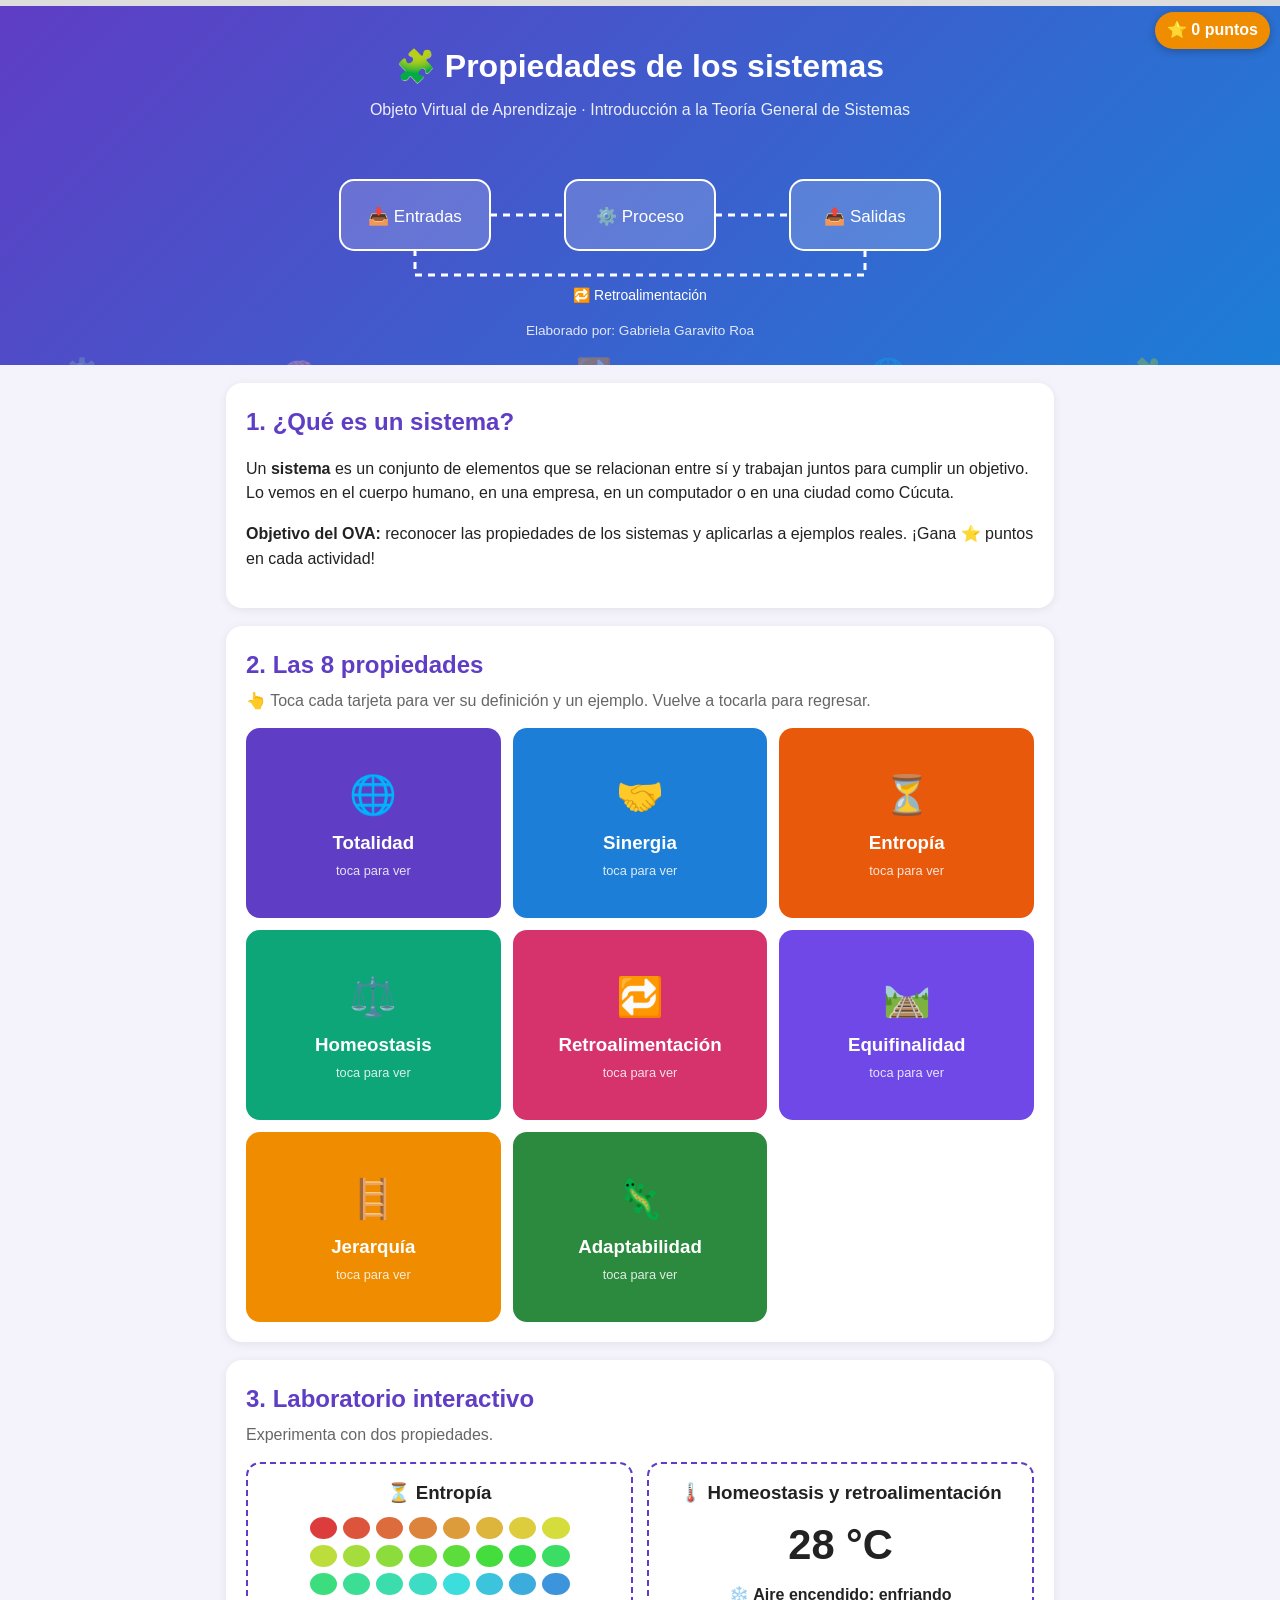
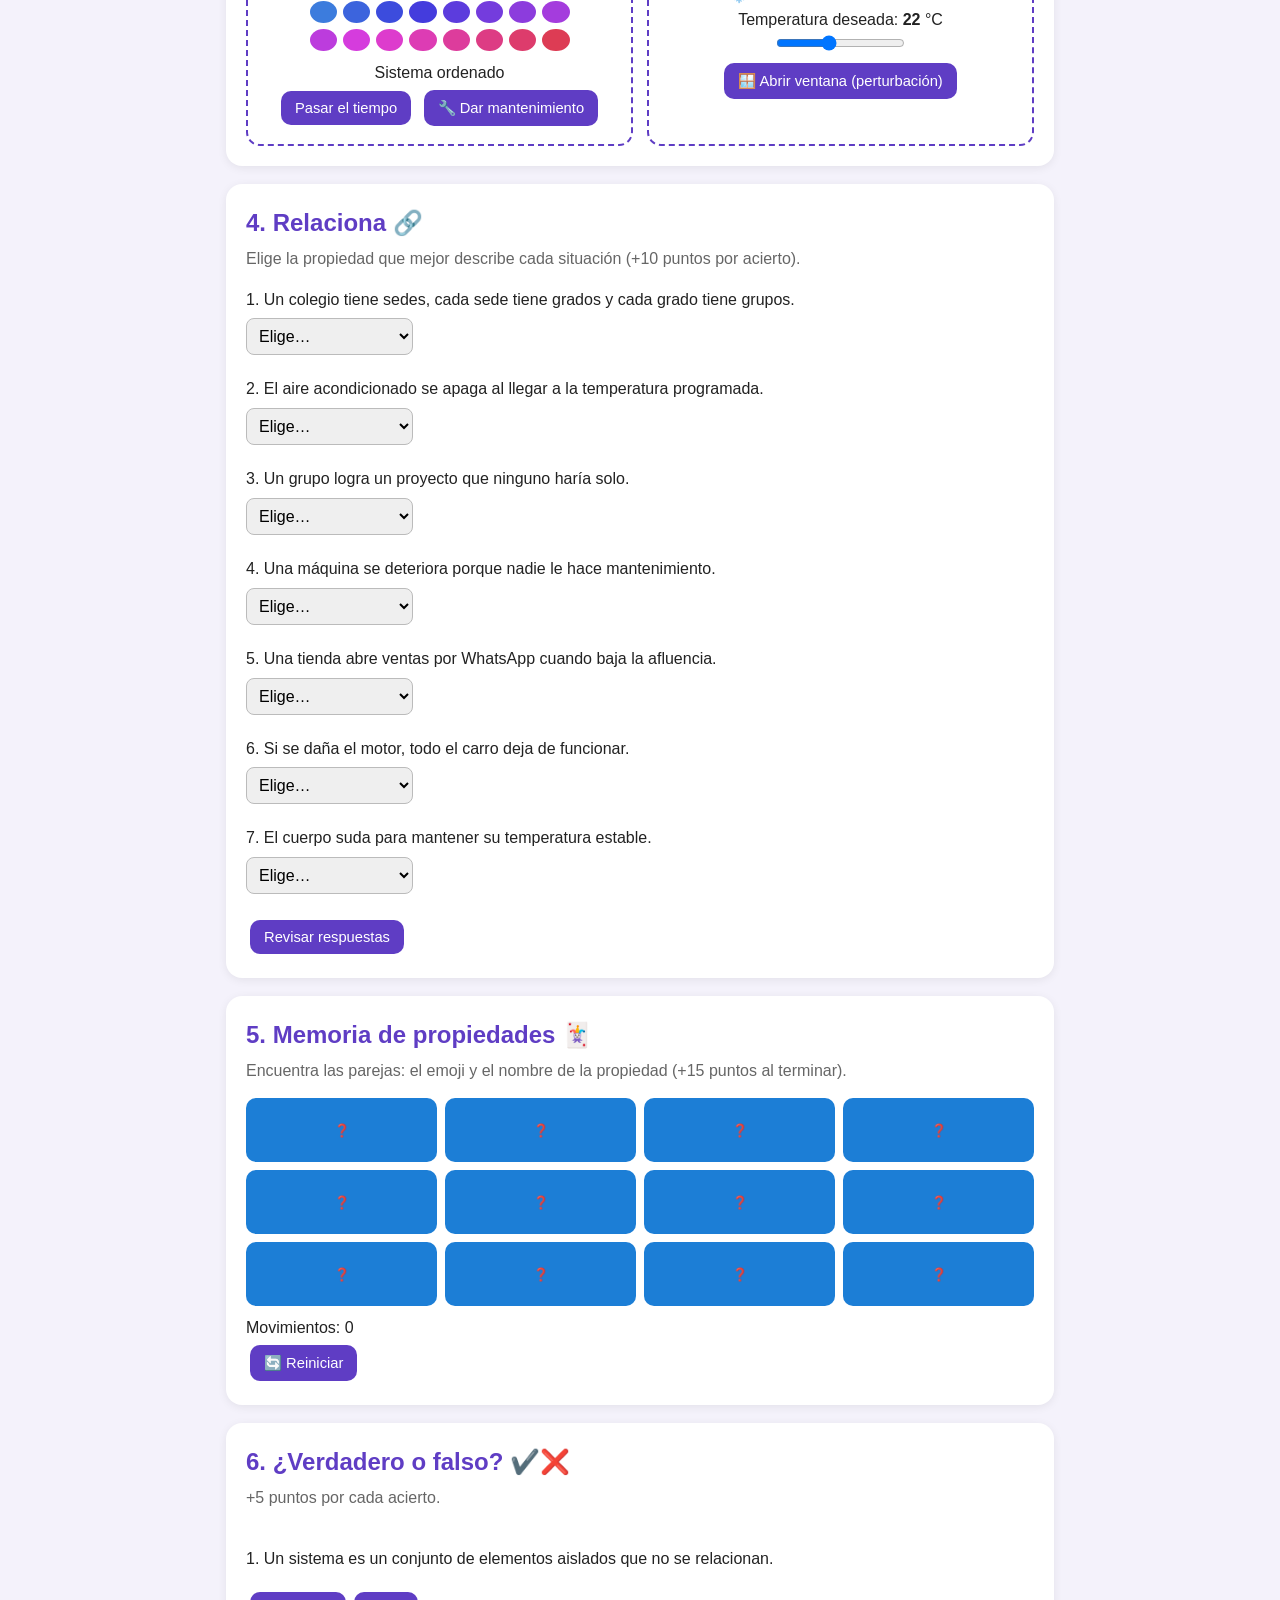
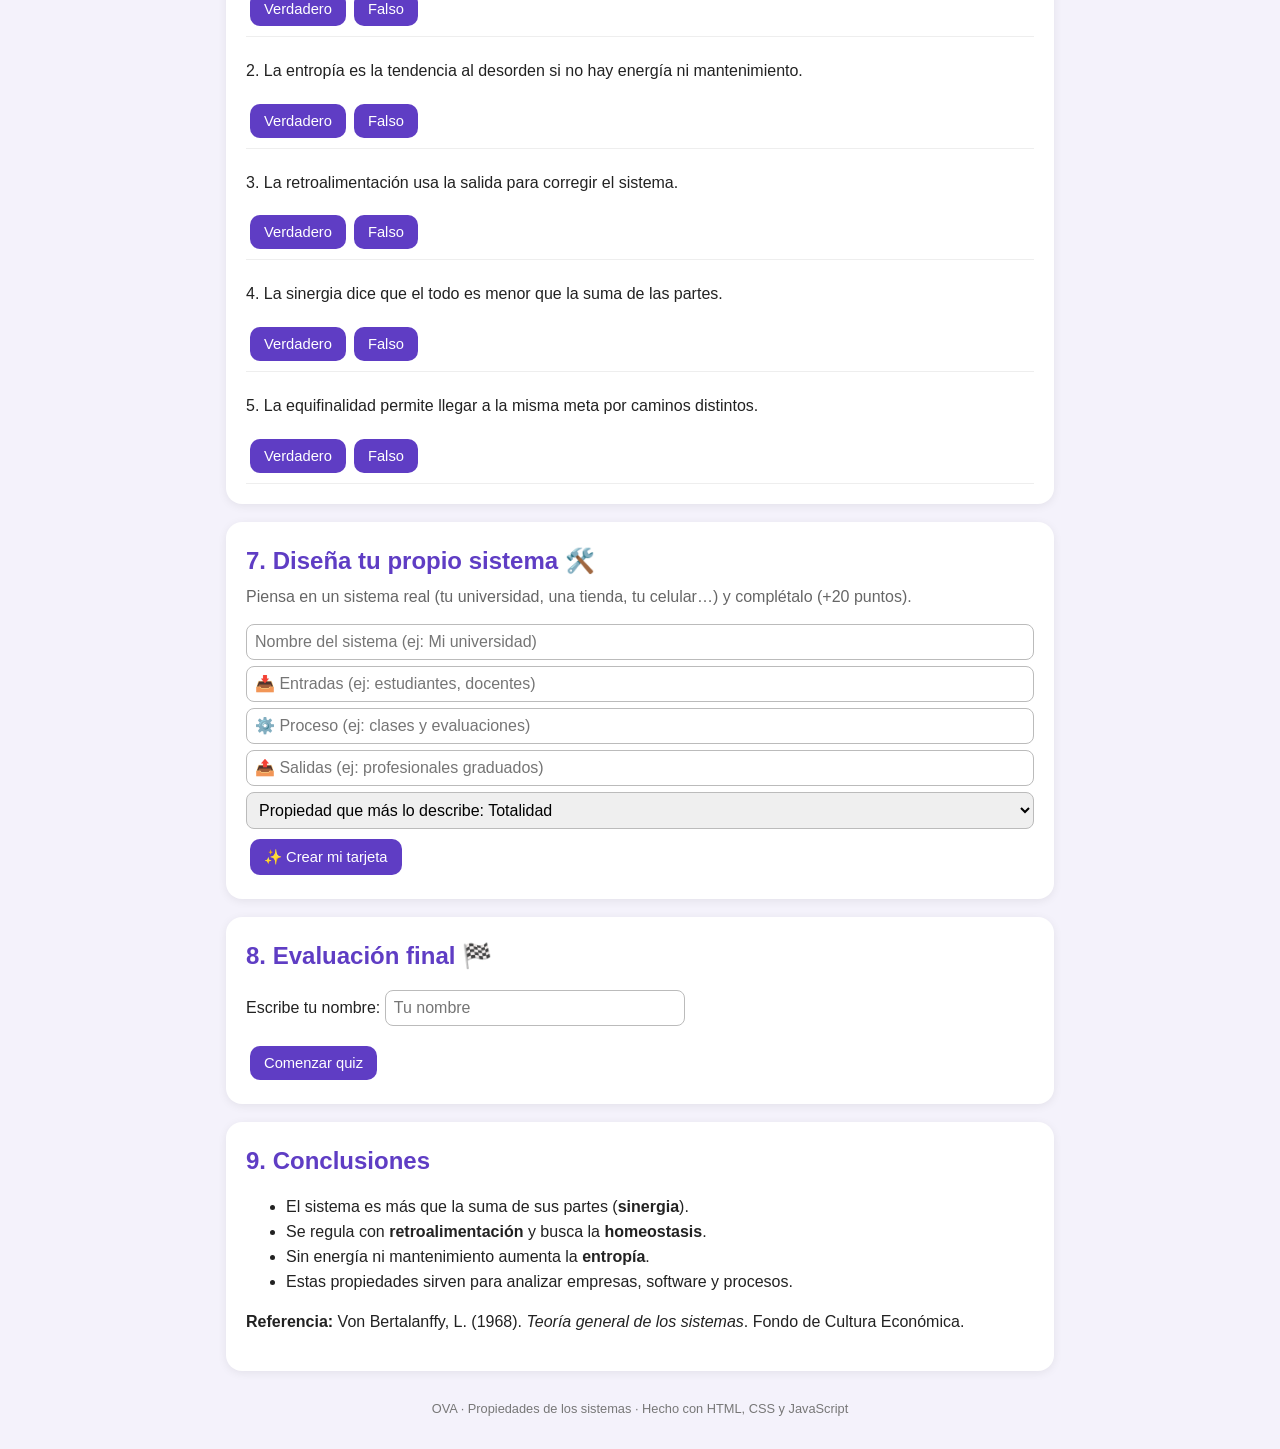
<file: ovas/garavito-gabriela/index.html>
<!DOCTYPE html>
<html lang="es">
<head>
<meta charset="utf-8">
<meta name="viewport" content="width=device-width, initial-scale=1">
<title>OVA · Propiedades de los sistemas</title>
<style>
/* ===== Colores: cámbialos aquí ===== */
:root{--a:#5f3dc4;--b:#1c7ed6;--c:#f08c00;--d:#0ca678;--bg:#f4f2fb;--tx:#222;--card:#fff}
*{box-sizing:border-box}
body{margin:0;font-family:"Segoe UI",Arial,sans-serif;background:var(--bg);color:var(--tx);line-height:1.55}
.wrap{max-width:860px;margin:auto;padding:0 16px}
/* Portada */
.hero{background:linear-gradient(135deg,var(--a),var(--b));color:#fff;text-align:center;padding:36px 16px 24px}
.hero h1{margin:0;font-size:2rem}
.hero p{margin:6px 0 0;opacity:.9}
.autor{font-size:.85rem;margin-top:10px;opacity:.85}
.diagrama{max-width:620px;width:100%;margin:18px auto 0;display:block}
.flujo{stroke-dasharray:7 6;animation:mover 1.2s linear infinite}
@keyframes mover{to{stroke-dashoffset:-26}}
/* Barra de progreso */
#barra{position:sticky;top:0;height:6px;background:#ddd;z-index:5}
#barra div{height:100%;width:0;background:var(--c);transition:width .4s}
/* Secciones */
section{background:var(--card);border-radius:16px;padding:20px;margin:18px 0;box-shadow:0 2px 10px rgba(0,0,0,.07)}
h2{margin:0 0 6px;color:var(--a)}
.sub{color:#666;margin:0 0 14px}
/* Tarjetas */
.grid{display:grid;grid-template-columns:repeat(auto-fill,minmax(190px,1fr));gap:12px}
.carta{border-radius:14px;padding:14px;min-height:190px;color:#fff;cursor:pointer;text-align:center;display:flex;flex-direction:column;justify-content:center;transition:transform .2s}
.carta:hover{transform:translateY(-4px)}
.carta .em{font-size:2.4rem}
.carta h3{margin:4px 0}
.carta .back{font-size:.88rem;text-align:left}
.carta small{display:block;margin-top:6px;font-style:italic}
.hint{font-size:.8rem;opacity:.85}
/* Simuladores */
.sim{display:grid;grid-template-columns:repeat(auto-fit,minmax(260px,1fr));gap:14px}
.box{border:2px dashed var(--a);border-radius:14px;padding:14px;text-align:center}
.box h3{margin:0 0 6px}
button{background:var(--a);color:#fff;border:0;border-radius:10px;padding:9px 14px;margin:4px;cursor:pointer;font-size:.92rem}
button:hover{filter:brightness(1.15)}
.puntos{display:grid;grid-template-columns:repeat(8,1fr);gap:6px;max-width:260px;margin:10px auto}
.punto{height:22px;border-radius:50%;transition:transform .7s}
.term{font-size:2.6rem;font-weight:700;margin:6px 0}
#estado{font-weight:600;min-height:24px}
/* Quiz */
.op{display:block;width:100%;text-align:left;background:#efeafd;color:var(--tx);margin:6px 0}
.op.ok{background:#c3fae8}.op.mal{background:#ffd8d8}
#fb{min-height:24px;font-weight:600}
input[type=text]{padding:8px;border-radius:8px;border:1px solid #bbb;font-size:1rem;width:100%;max-width:300px}
.hero{position:relative;overflow:hidden}
.bub{position:absolute;bottom:-30px;font-size:1.8rem;opacity:.35;animation:sube 9s linear infinite}
@keyframes sube{to{transform:translateY(-340px) rotate(40deg)}}
#pts{position:fixed;top:12px;right:10px;background:var(--c);color:#fff;padding:6px 12px;border-radius:20px;font-weight:700;z-index:6;box-shadow:0 2px 8px rgba(0,0,0,.25)}
.mem{display:grid;grid-template-columns:repeat(4,1fr);gap:8px;margin:10px 0}
.cm{height:64px;font-size:.8rem;margin:0;padding:4px;background:var(--b)}
.cm.up{background:var(--c)}.cm.ok{background:var(--d)}
input.campo,select.campo{display:block;width:100%;max-width:100%;margin:6px 0;padding:8px;border-radius:8px;border:1px solid #bbb;font-size:1rem}
.fila{border-bottom:1px solid #eee;padding:6px 0}
.tarj{color:#fff;border-radius:14px;padding:16px;margin-top:12px}
.conf{position:fixed;top:-30px;font-size:1.6rem;z-index:20;animation:cae 3s linear forwards}
@keyframes cae{to{transform:translateY(105vh) rotate(360deg)}}
footer{text-align:center;color:#777;font-size:.8rem;padding:10px 0 30px}
</style>
</head>
<body>

<div id="barra"><div id="prog"></div></div>
<div id="pts">⭐ 0 puntos</div>

<header class="hero">
  <span class="bub" style="left:5%">⚙️</span><span class="bub" style="left:22%;animation-delay:2s">🧠</span><span class="bub" style="left:45%;animation-delay:4s">🔁</span><span class="bub" style="left:68%;animation-delay:1s">🌐</span><span class="bub" style="left:88%;animation-delay:3s">🧩</span>
  <h1>🧩 Propiedades de los sistemas</h1>
  <p>Objeto Virtual de Aprendizaje · Introducción a la Teoría General de Sistemas</p>
  <svg class="diagrama" viewBox="0 0 620 170" xmlns="http://www.w3.org/2000/svg">
    <g fill="#fff" fill-opacity=".18" stroke="#fff" stroke-width="2">
      <rect x="10" y="40" width="150" height="70" rx="14"/>
      <rect x="235" y="40" width="150" height="70" rx="14"/>
      <rect x="460" y="40" width="150" height="70" rx="14"/>
    </g>
    <g fill="#fff" font-size="17" text-anchor="middle" font-family="Segoe UI,Arial">
      <text x="85" y="82">📥 Entradas</text>
      <text x="310" y="82">⚙️ Proceso</text>
      <text x="535" y="82">📤 Salidas</text>
      <text x="310" y="160" font-size="14">🔁 Retroalimentación</text>
    </g>
    <g stroke="#fff" stroke-width="3" fill="none" class="flujo">
      <path d="M160 75 H235"/><path d="M385 75 H460"/>
      <path d="M535 110 V135 H85 V110"/>
    </g>
  </svg>
  <div class="autor">Elaborado por: Gabriela Garavito Roa</div>
</header>

<div class="wrap">

<section id="s1">
  <h2>1. ¿Qué es un sistema?</h2>
  <p>Un <b>sistema</b> es un conjunto de elementos que se relacionan entre sí y trabajan juntos para cumplir un objetivo. Lo vemos en el cuerpo humano, en una empresa, en un computador o en una ciudad como Cúcuta.</p>
  <p><b>Objetivo del OVA:</b> reconocer las propiedades de los sistemas y aplicarlas a ejemplos reales. ¡Gana ⭐ puntos en cada actividad!</p>
</section>

<section id="s2">
  <h2>2. Las 8 propiedades</h2>
  <p class="sub">👆 Toca cada tarjeta para ver su definición y un ejemplo. Vuelve a tocarla para regresar.</p>
  <div class="grid" id="cartas"></div>
</section>

<section id="s3">
  <h2>3. Laboratorio interactivo</h2>
  <p class="sub">Experimenta con dos propiedades.</p>
  <div class="sim">
    <div class="box">
      <h3>⏳ Entropía</h3>
      <div class="puntos" id="puntos"></div>
      <div id="txtEnt">Sistema ordenado</div>
      <button onclick="tiempo()">Pasar el tiempo</button>
      <button onclick="mant()">🔧 Dar mantenimiento</button>
    </div>
    <div class="box">
      <h3>🌡️ Homeostasis y retroalimentación</h3>
      <div class="term" id="temp">30 °C</div>
      <div id="estado"></div>
      <div>Temperatura deseada: <b id="meta">22</b> °C</div>
      <input type="range" id="rango" min="18" max="28" value="22" oninput="cambiarMeta()">
      <br><button onclick="ventana()">🪟 Abrir ventana (perturbación)</button>
    </div>
  </div>
</section>

<section id="sa">
  <h2>4. Relaciona 🔗</h2>
  <p class="sub">Elige la propiedad que mejor describe cada situación (+10 puntos por acierto).</p>
  <div id="rel"></div>
  <button onclick="revRel()">Revisar respuestas</button> <b id="rRel"></b>
</section>

<section id="sb">
  <h2>5. Memoria de propiedades 🃏</h2>
  <p class="sub">Encuentra las parejas: el emoji y el nombre de la propiedad (+15 puntos al terminar).</p>
  <div class="mem" id="mem"></div>
  <div id="memTxt">Movimientos: 0</div>
  <button onclick="nuevaMem()">🔄 Reiniciar</button>
</section>

<section id="sc">
  <h2>6. ¿Verdadero o falso? ✔️❌</h2>
  <p class="sub">+5 puntos por cada acierto.</p>
  <div id="vf"></div>
</section>

<section id="sd">
  <h2>7. Diseña tu propio sistema 🛠️</h2>
  <p class="sub">Piensa en un sistema real (tu universidad, una tienda, tu celular…) y complétalo (+20 puntos).</p>
  <input class="campo" type="text" id="sNom" placeholder="Nombre del sistema (ej: Mi universidad)">
  <input class="campo" type="text" id="sEn" placeholder="📥 Entradas (ej: estudiantes, docentes)">
  <input class="campo" type="text" id="sPr" placeholder="⚙️ Proceso (ej: clases y evaluaciones)">
  <input class="campo" type="text" id="sSa" placeholder="📤 Salidas (ej: profesionales graduados)">
  <select class="campo" id="sProp"></select>
  <button onclick="crearSis()">✨ Crear mi tarjeta</button>
  <div id="miSis"></div>
</section>

<section id="s4">
  <h2>8. Evaluación final 🏁</h2>
  <p>Escribe tu nombre: <input type="text" id="nombre" placeholder="Tu nombre"></p>
  <button id="bIni" onclick="iniciar()">Comenzar quiz</button>
  <div id="quiz"></div>
</section>

<section id="s5">
  <h2>9. Conclusiones</h2>
  <ul>
    <li>El sistema es más que la suma de sus partes (<b>sinergia</b>).</li>
    <li>Se regula con <b>retroalimentación</b> y busca la <b>homeostasis</b>.</li>
    <li>Sin energía ni mantenimiento aumenta la <b>entropía</b>.</li>
    <li>Estas propiedades sirven para analizar empresas, software y procesos.</li>
  </ul>
  <p><b>Referencia:</b> Von Bertalanffy, L. (1968). <i>Teoría general de los sistemas</i>. Fondo de Cultura Económica.</p>
</section>

</div>
<footer>OVA · Propiedades de los sistemas · Hecho con HTML, CSS y JavaScript</footer>

<script>
/* ===== DATOS (edita aquí los textos) ===== */
var props = [
  ["🌐","Totalidad","El sistema se ve como un todo: si cambia una parte, cambian las demás.","Si falla la tarjeta madre, todo el computador deja de funcionar.","#5f3dc4"],
  ["🤝","Sinergia","El conjunto logra más que la suma de las partes por separado.","Un equipo de fútbol rinde más unido que cada jugador solo.","#1c7ed6"],
  ["⏳","Entropía","Tendencia natural al desorden y al desgaste sin energía ni mantenimiento.","Un PC sin mantenimiento se llena de archivos basura y se pone lento.","#e8590c"],
  ["⚖️","Homeostasis","Capacidad de mantener el equilibrio interno ante los cambios del entorno.","El cuerpo mantiene su temperatura cerca de 37 °C.","#0ca678"],
  ["🔁","Retroalimentación","La salida vuelve como información de entrada para corregir el sistema.","Un termostato enciende o apaga el aire según la temperatura medida.","#d6336c"],
  ["🛤️","Equifinalidad","Se puede llegar al mismo objetivo por caminos diferentes.","Dos estudiantes estudian distinto y ambos aprueban el curso.","#7048e8"],
  ["🪜","Jerarquía","Los sistemas se organizan en niveles: subsistemas dentro de sistemas mayores.","Universidad → facultades → programas → grupos.","#f08c00"],
  ["🦎","Adaptabilidad","El sistema cambia para sobrevivir cuando cambia el entorno.","Una tienda que empieza a vender por internet.","#2b8a3e"]
];
var preguntas = [
  ["¿Qué es un sistema?",["Elementos relacionados que buscan un objetivo común","Una lista de tareas sueltas","Un solo elemento aislado"],0],
  ["«El todo es mayor que la suma de las partes» describe la:",["Entropía","Sinergia","Jerarquía"],1],
  ["Un PC sin mantenimiento que se vuelve lento ilustra la:",["Homeostasis","Equifinalidad","Entropía"],2],
  ["El termostato que corrige la temperatura usa:",["Retroalimentación","Totalidad","Jerarquía"],0],
  ["Llegar a la misma meta por caminos distintos es:",["Equifinalidad","Sinergia","Entropía"],0],
  ["Una empresa que cambia a ventas en línea muestra:",["Entropía","Adaptabilidad","Totalidad"],1]
];

/* ===== Tarjetas ===== */
var cont = document.getElementById("cartas");
props.forEach(function (p, i) {
  var d = document.createElement("div");
  d.className = "carta";
  d.style.background = p[4];
  d.dataset.lado = "frente";
  d.onclick = function () { voltear(d, i); };
  cont.appendChild(d);
  voltear(d, i, true);
});
function voltear(d, i, forzar) {
  var p = props[i];
  if (!forzar) d.dataset.lado = d.dataset.lado === "frente" ? "atras" : "frente";
  if (d.dataset.lado === "frente") {
    d.innerHTML = '<div class="em">' + p[0] + '</div><h3>' + p[1] + '</h3><span class="hint">toca para ver</span>';
  } else {
    d.innerHTML = '<div class="back"><b>' + p[1] + '</b><br>' + p[2] + '<small>Ejemplo: ' + p[3] + '</small></div>';
  }
}

/* ===== Entropía ===== */
var desorden = 0, pts = [];
var cp = document.getElementById("puntos");
for (var k = 0; k < 40; k++) {
  var e = document.createElement("div");
  e.className = "punto";
  e.style.background = "hsl(" + (k * 9) + ",70%,55%)";
  e.dx = Math.random() * 60 - 30; e.dy = Math.random() * 60 - 30;
  cp.appendChild(e); pts.push(e);
}
function pintar() {
  pts.forEach(function (e) {
    e.style.transform = "translate(" + (e.dx * desorden) + "px," + (e.dy * desorden) + "px)";
  });
  var t = document.getElementById("txtEnt");
  if (desorden === 0) t.textContent = "Sistema ordenado ✅";
  else if (desorden < 1) t.textContent = "El desorden aumenta… ⚠️";
  else t.textContent = "Máxima entropía 💥 ¡necesita mantenimiento!";
}
function tiempo() { desorden = Math.min(1, desorden + 0.34); pintar(); }
function mant() { desorden = 0; pintar(); }

/* ===== Termostato ===== */
var temp = 30, meta = 22;
function cambiarMeta() { meta = Number(document.getElementById("rango").value); document.getElementById("meta").textContent = meta; }
function ventana() { temp += 6; mostrar(); }
function mostrar() {
  document.getElementById("temp").textContent = temp + " °C";
  var s = document.getElementById("estado");
  if (temp > meta) s.textContent = "❄️ Aire encendido: enfriando";
  else if (temp < meta) s.textContent = "🔥 Calefacción: calentando";
  else s.textContent = "✅ Equilibrio (homeostasis)";
}
setInterval(function () {
  if (temp > meta) temp--; else if (temp < meta) temp++;
  mostrar();
}, 900);
mostrar();

/* ===== Quiz ===== */
var n = 0, puntos = 0;
function iniciar() {
  n = 0; puntos = 0;
  document.getElementById("bIni").style.display = "none";
  mostrarPregunta();
}
function mostrarPregunta() {
  var q = preguntas[n], h = "<h3>" + (n + 1) + "/" + preguntas.length + ". " + q[0] + "</h3>";
  q[1].forEach(function (o, j) { h += '<button class="op" onclick="responder(' + j + ',this)">' + o + "</button>"; });
  document.getElementById("quiz").innerHTML = h + '<div id="fb"></div>';
}
function responder(j, b) {
  var q = preguntas[n], todos = document.querySelectorAll(".op");
  todos.forEach(function (x) { x.disabled = true; });
  var fb = document.getElementById("fb");
  if (j === q[2]) { puntos++; sumar(10); b.classList.add("ok"); fb.textContent = "✅ ¡Correcto!"; }
  else { b.classList.add("mal"); todos[q[2]].classList.add("ok"); fb.textContent = "❌ La respuesta correcta está en verde."; }
  n++;
  setTimeout(function () { if (n < preguntas.length) mostrarPregunta(); else final(); }, 1400);
}
function final() {
  var nom = document.getElementById("nombre").value || "estudiante";
  if (puntos >= 5) lluvia();
  var medalla = puntos >= 5 ? "🏆 ¡Experto en sistemas!" : puntos >= 3 ? "🥈 ¡Buen trabajo!" : "📘 Repasa las tarjetas e inténtalo de nuevo";
  document.getElementById("quiz").innerHTML = "<h3>" + nom + ", obtuviste " + puntos + " de " + preguntas.length + "</h3><p style='font-size:1.3rem'>" + medalla + "</p>";
  document.getElementById("bIni").style.display = "inline-block";
  document.getElementById("bIni").textContent = "Intentar de nuevo";
}

/* ===== Puntos ===== */
var total = 0;
function sumar(n) { total += n; document.getElementById("pts").textContent = "⭐ " + total + " puntos"; }

/* ===== Confeti ===== */
function lluvia() {
  for (var i = 0; i < 26; i++) {
    var s = document.createElement("span");
    s.className = "conf";
    s.textContent = ["🎉", "⭐", "🧩", "✨"][i % 4];
    s.style.left = Math.random() * 95 + "%";
    s.style.animationDelay = Math.random() * 1.5 + "s";
    document.body.appendChild(s);
    setTimeout((function (x) { return function () { x.remove(); }; })(s), 4500);
  }
}

/* ===== Actividad: Relaciona ===== */
var rel = [
  ["Un colegio tiene sedes, cada sede tiene grados y cada grado tiene grupos.", 6],
  ["El aire acondicionado se apaga al llegar a la temperatura programada.", 4],
  ["Un grupo logra un proyecto que ninguno haría solo.", 1],
  ["Una máquina se deteriora porque nadie le hace mantenimiento.", 2],
  ["Una tienda abre ventas por WhatsApp cuando baja la afluencia.", 7],
  ["Si se daña el motor, todo el carro deja de funcionar.", 0],
  ["El cuerpo suda para mantener su temperatura estable.", 3]
];
var op = "<option value='-1'>Elige…</option>";
props.forEach(function (p, i) { op += "<option value='" + i + "'>" + p[1] + "</option>"; });
var rd = document.getElementById("rel");
rel.forEach(function (r, i) {
  rd.innerHTML += "<p>" + (i + 1) + ". " + r[0] + "<br><select class='campo' style='display:inline-block;width:auto' id='r" + i + "'>" + op + "</select> <span id='m" + i + "'></span></p>";
});
var relPts = 0;
function revRel() {
  var bien = 0;
  rel.forEach(function (r, i) {
    var ok = Number(document.getElementById("r" + i).value) === r[1];
    if (ok) bien++;
    document.getElementById("m" + i).textContent = ok ? "✅" : "❌";
  });
  var gan = bien * 10;
  if (gan > relPts) { sumar(gan - relPts); relPts = gan; }
  document.getElementById("rRel").textContent = "Aciertos: " + bien + " de " + rel.length;
  if (bien === rel.length) lluvia();
}

/* ===== Actividad: Memoria ===== */
var sel = [], mov = 0, pares = 0, bloq = false, memPts = false;
function nuevaMem() {
  var cartas = [];
  for (var i = 0; i < 6; i++) { cartas.push([i, "e"]); cartas.push([i, "n"]); }
  cartas.sort(function () { return Math.random() - 0.5; });
  var m = document.getElementById("mem");
  m.innerHTML = "";
  mov = 0; pares = 0; sel = []; bloq = false;
  document.getElementById("memTxt").textContent = "Movimientos: 0";
  cartas.forEach(function (c) {
    var b = document.createElement("button");
    b.className = "cm";
    b.textContent = "❓";
    b.dataset.id = c[0];
    b.dataset.t = c[1];
    b.onclick = function () { voltearM(b); };
    m.appendChild(b);
  });
}
function voltearM(b) {
  if (bloq || b.classList.contains("up") || b.classList.contains("ok")) return;
  var i = Number(b.dataset.id);
  b.textContent = b.dataset.t === "e" ? props[i][0] : props[i][1];
  b.classList.add("up");
  sel.push(b);
  if (sel.length === 2) {
    mov++;
    document.getElementById("memTxt").textContent = "Movimientos: " + mov;
    var a = sel[0], c = sel[1];
    if (a.dataset.id === c.dataset.id) {
      a.classList.remove("up"); c.classList.remove("up");
      a.classList.add("ok"); c.classList.add("ok");
      sel = []; pares++;
      if (pares === 6) {
        if (!memPts) { sumar(15); memPts = true; }
        lluvia();
        document.getElementById("memTxt").textContent = "🎉 ¡Lo lograste en " + mov + " movimientos!";
      }
    } else {
      bloq = true;
      setTimeout(function () {
        a.textContent = "❓"; c.textContent = "❓";
        a.classList.remove("up"); c.classList.remove("up");
        sel = []; bloq = false;
      }, 900);
    }
  }
}
nuevaMem();

/* ===== Actividad: Verdadero o falso ===== */
var vf = [
  ["Un sistema es un conjunto de elementos aislados que no se relacionan.", false, "Los elementos de un sistema sí se relacionan para lograr un objetivo."],
  ["La entropía es la tendencia al desorden si no hay energía ni mantenimiento.", true, "¡Así es!"],
  ["La retroalimentación usa la salida para corregir el sistema.", true, "Correcto: la salida vuelve como información de entrada."],
  ["La sinergia dice que el todo es menor que la suma de las partes.", false, "Es al contrario: el todo es mayor."],
  ["La equifinalidad permite llegar a la misma meta por caminos distintos.", true, "¡Correcto!"]
];
var vd = document.getElementById("vf");
vf.forEach(function (v, i) {
  vd.innerHTML += "<div class='fila'><p>" + (i + 1) + ". " + v[0] + "</p><button onclick='resVF(" + i + ",true)'>Verdadero</button><button onclick='resVF(" + i + ",false)'>Falso</button><div id='v" + i + "'></div></div>";
});
function resVF(i, r) {
  var d = document.getElementById("v" + i);
  if (d.dataset.hecho) return;
  d.dataset.hecho = "1";
  if (r === vf[i][1]) { sumar(5); d.textContent = "✅ " + vf[i][2]; }
  else { d.textContent = "❌ " + vf[i][2]; }
}

/* ===== Actividad: Diseña tu sistema ===== */
var sp = document.getElementById("sProp");
props.forEach(function (p, i) { sp.innerHTML += "<option value='" + i + "'>Propiedad que más lo describe: " + p[1] + "</option>"; });
var sisPts = false;
function esc(s) { return s.replace(/&/g, "&amp;").replace(/</g, "&lt;"); }
function val(id) { return document.getElementById(id).value.trim(); }
function crearSis() {
  var nom = val("sNom"), en = val("sEn"), pr = val("sPr"), sa = val("sSa");
  var p = props[Number(val("sProp"))];
  if (!nom || !en || !pr || !sa) { alert("Completa todos los campos"); return; }
  document.getElementById("miSis").innerHTML = "<div class='tarj' style='background:" + p[4] + "'><h3>" + p[0] + " " + esc(nom) + "</h3><p>📥 <b>Entradas:</b> " + esc(en) + "</p><p>⚙️ <b>Proceso:</b> " + esc(pr) + "</p><p>📤 <b>Salidas:</b> " + esc(sa) + "</p><p>🔁 <b>Propiedad destacada:</b> " + p[1] + " — " + p[2] + "</p></div>";
  if (!sisPts) { sumar(20); sisPts = true; lluvia(); }
}

/* ===== Barra de progreso al hacer scroll ===== */
window.onscroll = function () {
  var max = document.body.scrollHeight - window.innerHeight;
  document.getElementById("prog").style.width = (window.scrollY / max * 100) + "%";
};
</script>
</body>
</html>
</file>
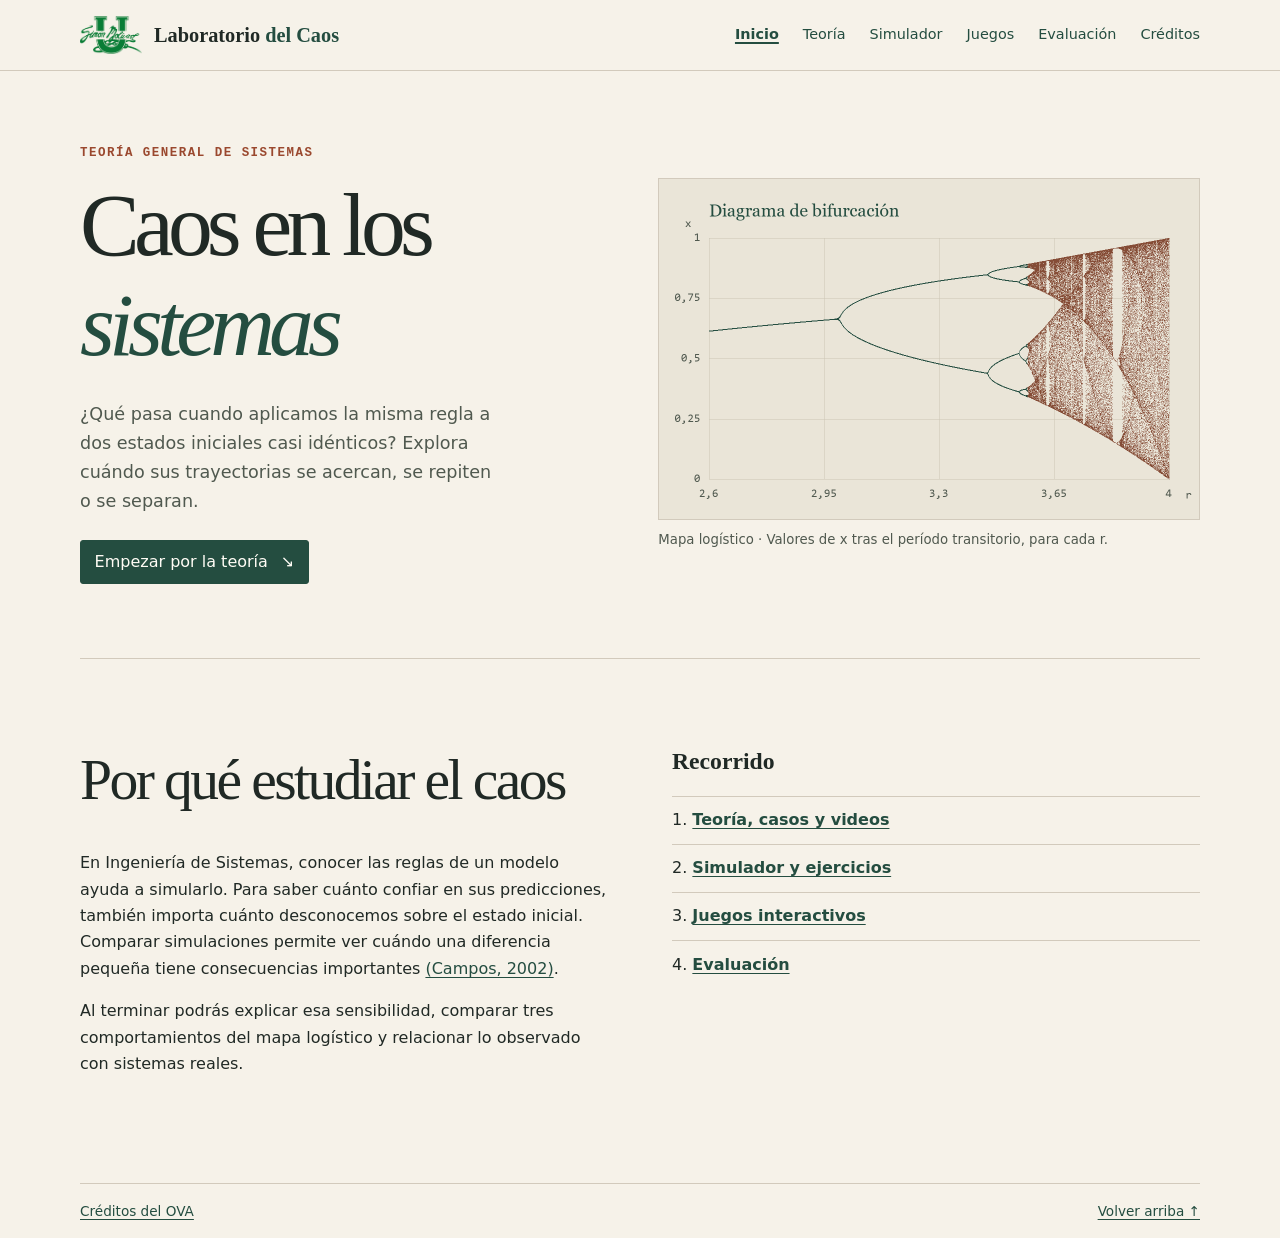
<file: ovas/gomez-brayhan/index.html>
<!doctype html>
<html lang="es"><head><meta charset="utf-8"><meta name="viewport" content="width=device-width, initial-scale=1"><meta http-equiv="refresh" content="0;url=paginas/index.html"><title>Laboratorio del Caos</title></head><body><a href="paginas/index.html">Abrir Laboratorio del Caos</a></body></html>
</file>
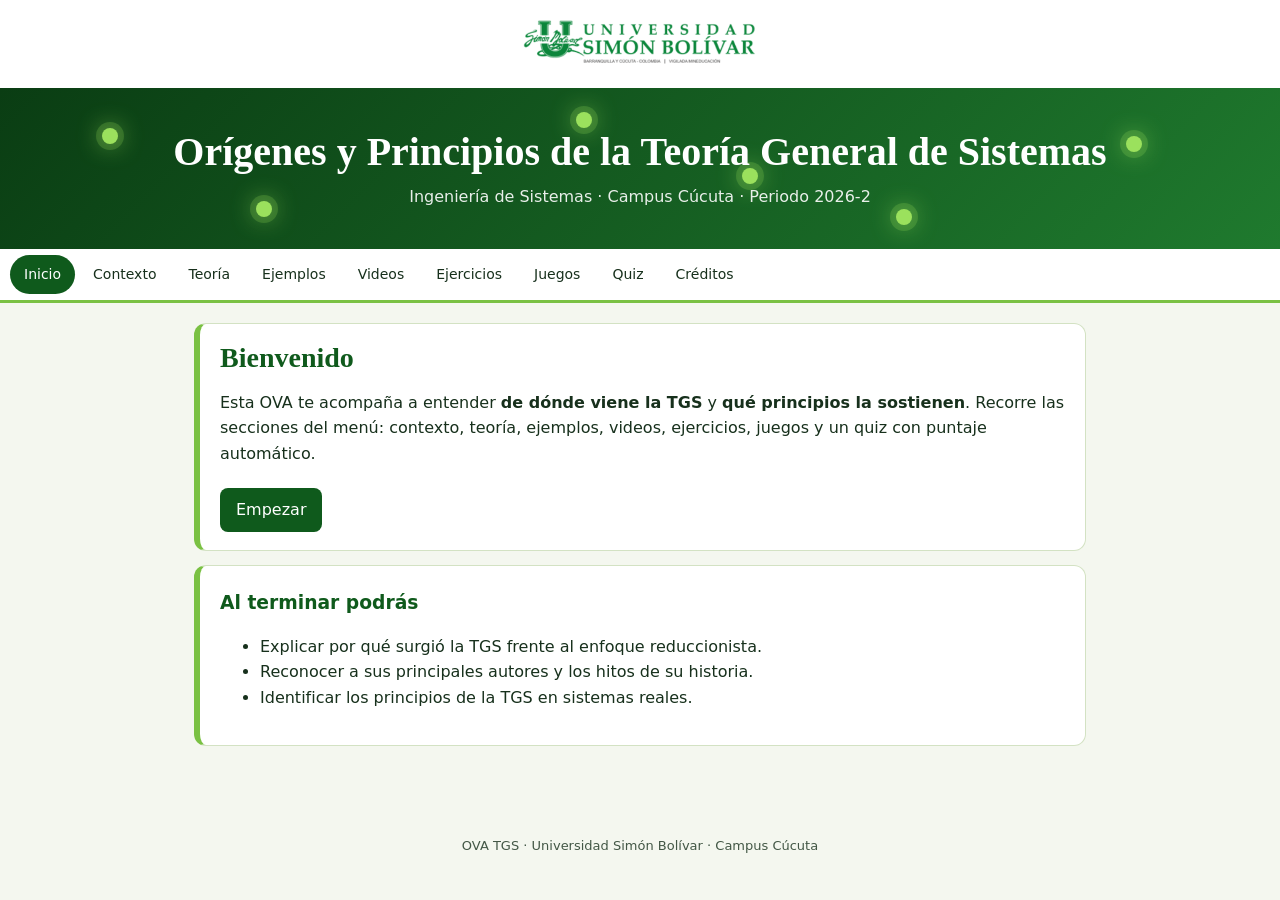
<file: ovas/guerrero-jesus/index.html>
<!DOCTYPE html>
<html lang="es">
<head>
<meta charset="UTF-8">
<meta name="viewport" content="width=device-width, initial-scale=1, viewport-fit=cover">
<title>OVA TGS: Orígenes y Principios</title>
<style>
:root{box-sizing:border-box;padding-top:env(safe-area-inset-top,0px);padding-bottom:env(safe-area-inset-bottom,0px);--bg:#f4f7ef;--card:#fff;--tx:#17301c;--ac:#0f5a1c;--soft:#e5f0d8;--bd:#d3e2c3;--ok:#c6efc0;--bad:#f9cfcf}
@media(prefers-color-scheme:dark){:root:not([data-theme="light"]){--bg:#0f1a12;--card:#17251b;--tx:#e8f1e4;--ac:#8fd05a;--soft:#1f3324;--bd:#2c4533;--ok:#245a2a;--bad:#6a2a2a}}
:root[data-theme="dark"]{--bg:#0f1a12;--card:#17251b;--tx:#e8f1e4;--ac:#8fd05a;--soft:#1f3324;--bd:#2c4533;--ok:#245a2a;--bad:#6a2a2a}
html{scroll-padding-top:env(safe-area-inset-top,0px)}
*{box-sizing:border-box}
body{margin:0;background:var(--bg);color:var(--tx);font:16px/1.6 "Segoe UI",system-ui,Arial,sans-serif}
.logo{background:#fff;text-align:center;padding:8px 12px}.logo img{max-width:100%;height:64px;object-fit:contain}
.hero{position:relative;overflow:hidden;background:linear-gradient(135deg,#0a3d13,#1f7a2e);color:#fff;padding:40px 20px;text-align:center}
.hero h1{position:relative;font:700 clamp(24px,5vw,40px)/1.2 Georgia,"Times New Roman",serif;margin:0 0 8px;animation:up .8s both}
.hero p{position:relative;margin:0;opacity:.9}
.net i{position:absolute;width:16px;height:16px;border-radius:50%;background:#9be15d;box-shadow:0 0 0 6px #9be15d33,0 0 24px #9be15d;animation:fl 6s ease-in-out infinite;animation-delay:calc(var(--n)*-1s)}
@keyframes fl{50%{transform:translate(14px,-18px) scale(1.3)}}
@keyframes up{from{opacity:0;transform:translateY(16px)}}
nav{display:flex;gap:4px;overflow-x:auto;background:var(--card);border-bottom:3px solid #7ac143;padding:6px 10px;position:sticky;top:env(safe-area-inset-top,0px);z-index:5}
nav a{white-space:nowrap;text-decoration:none;color:var(--tx);padding:8px 14px;border-radius:20px;font-size:14px;transition:.2s}
nav a:hover{background:var(--soft)}nav a.on{background:#0f5a1c;color:#fff}
main{max-width:920px;margin:20px auto;padding:0 14px 40px}
.view{display:none}.view.on{display:block;animation:up .5s both}
.card{background:var(--card);border:1px solid var(--bd);border-left:6px solid #7ac143;border-radius:12px;padding:18px 20px;margin:14px 0}
h2{font:700 28px Georgia,serif;color:var(--ac);margin:0 0 8px}h3{color:var(--ac);margin:4px 0 8px}
.grid{display:grid;grid-template-columns:repeat(auto-fit,minmax(240px,1fr));gap:14px}
.btn,.opt{font:inherit;cursor:pointer;border-radius:8px;border:1px solid var(--bd);padding:9px 16px;background:var(--soft);color:var(--tx);transition:.2s}
.btn{background:#0f5a1c;color:#fff;border:0;margin:6px 6px 0 0}.btn:hover,.opt:hover{transform:translateY(-2px);filter:brightness(1.08)}
.opt{display:block;width:100%;text-align:left;margin:6px 0}
.ok{background:var(--ok)!important}.bad{background:var(--bad)!important}
.q{padding:12px 0;border-bottom:1px dashed var(--bd)}.fb{margin:6px 0 0;font-weight:600}
.tl{display:flex;flex-wrap:wrap;gap:8px}.tl button{flex:1 1 90px}
#tlTxt{background:var(--soft);padding:12px;border-radius:8px;margin-top:8px;min-height:48px}
details{background:var(--soft);border-radius:8px;padding:10px 14px;margin:8px 0}summary{cursor:pointer;font-weight:700}
.vid{position:relative;padding-bottom:56.25%;height:0;margin:8px 0}.vid iframe{position:absolute;inset:0;width:100%;height:100%;border:0;border-radius:10px}
.mem{display:grid;grid-template-columns:repeat(auto-fit,minmax(130px,1fr));gap:10px}
.card2{min-height:90px;border-radius:10px;border:2px solid #7ac143;background:#0f5a1c;color:#fff;font:inherit;font-size:14px;cursor:pointer;padding:8px;transition:transform .3s}
.card2.up{background:var(--card);color:var(--tx);transform:rotateY(0)}.card2.hit{background:var(--ok);animation:pop .5s}
@keyframes pop{50%{transform:scale(1.1)}}
.shake{animation:sh .4s}@keyframes sh{25%{transform:translateX(-8px)}75%{transform:translateX(8px)}}
.big{font-size:20px;font-weight:600}.hud{color:var(--ac);font-weight:700}
.tbl{overflow-x:auto}footer{text-align:center;font-size:13px;opacity:.8;padding:16px}
</style>
</head>
<body>
<div class="logo"><img src="[data-uri]" alt="Universidad Simón Bolívar"></div>
<header class="hero">
  <div class="net"><i style="left:8%;top:25%;--n:1"></i><i style="left:20%;top:70%;--n:3"></i><i style="left:45%;top:15%;--n:2"></i><i style="left:70%;top:75%;--n:4"></i><i style="left:88%;top:30%;--n:5"></i><i style="left:58%;top:50%;--n:0"></i></div>
  <h1>Orígenes y Principios de la Teoría General de Sistemas</h1>
  <p>Ingeniería de Sistemas · Campus Cúcuta · Periodo 2026-2</p>
</header>
<nav id="nav"></nav>
<main>

<section id="inicio" class="view on">
  <div class="card"><h2>Bienvenido</h2>
  <p>Esta OVA te acompaña a entender <b>de dónde viene la TGS</b> y <b>qué principios la sostienen</b>. Recorre las secciones del menú: contexto, teoría, ejemplos, videos, ejercicios, juegos y un quiz con puntaje automático.</p>
  <button class="btn" onclick="location.hash='contexto'">Empezar</button></div>
  <div class="card"><h3>Al terminar podrás</h3><ul>
  <li>Explicar por qué surgió la TGS frente al enfoque reduccionista.</li>
  <li>Reconocer a sus principales autores y los hitos de su historia.</li>
  <li>Identificar los principios de la TGS en sistemas reales.</li></ul></div>
</section>

<section id="contexto" class="view">
  <div class="card"><h2>Contexto y justificación</h2>
  <p>Durante siglos la ciencia estudió los fenómenos separándolos en partes cada vez más pequeñas (enfoque reduccionista y mecanicista). Ese método funciona para objetos simples, pero no explica bien sistemas donde <b>las relaciones entre las partes importan tanto como las partes</b>: un organismo, una empresa, un ecosistema o una aplicación de software.</p>
  <p>La Teoría General de Sistemas (TGS) nació para ofrecer un <b>lenguaje común</b> a distintas disciplinas y estudiar los fenómenos como totalidades organizadas. Para un ingeniero de sistemas es la base conceptual para analizar, diseñar y mejorar sistemas complejos (Bertalanffy, 1968; Johansen, 1993).</p></div>
</section>

<section id="teoria" class="view">
  <div class="card"><h2>Orígenes</h2>
  <p>El biólogo austriaco <b>Ludwig von Bertalanffy</b> (1901–1972) propuso la TGS al notar que los organismos son <b>sistemas abiertos</b> que intercambian materia y energía con su entorno, y que no pueden entenderse solo desde sus partes aisladas. Su obra central es <i>General System Theory</i> (1968). Otros aportes clave: la <b>cibernética</b> de Norbert Wiener (1948), con los conceptos de control y retroalimentación, y la fundación de la Society for General Systems Research (1954), que impulsó el trabajo interdisciplinario (Boulding, 1956).</p>
  <h3>Línea de tiempo (toca un hito)</h3>
  <div class="tl" id="tl"></div><div id="tlTxt">Selecciona un año.</div></div>
  <div class="card"><h2>Principios</h2>
  <details open><summary>Totalidad</summary>El sistema es más que la suma de sus partes: tiene propiedades que no aparecen al estudiarlas por separado.</details>
  <details><summary>Sinergia</summary>El resultado de trabajar en conjunto supera la suma de los resultados individuales.</details>
  <details><summary>Entropía</summary>Tendencia natural de un sistema al desorden y al desgaste si no recibe energía o información.</details>
  <details><summary>Homeostasis</summary>Capacidad de mantener el equilibrio interno frente a cambios del entorno.</details>
  <details><summary>Retroalimentación</summary>Las salidas regresan como información que permite regular el sistema (Wiener, 1948).</details>
  <details><summary>Equifinalidad</summary>Un mismo estado final puede alcanzarse desde distintas condiciones y por caminos diferentes.</details>
  <details><summary>Jerarquía</summary>Los sistemas se organizan en niveles: subsistemas dentro de sistemas, dentro de suprasistemas.</details>
  <details><summary>Sistema abierto</summary>Intercambia materia, energía e información con su entorno (Bertalanffy, 1950).</details></div>
</section>

<section id="ejemplos" class="view">
  <h2>Ejemplos en casos reales</h2>
  <div class="grid">
  <div class="card"><h3>🌡️ Termostato</h3>Mide la temperatura, la compara con la deseada y enciende o apaga el aire. <b>Retroalimentación</b> para lograr <b>homeostasis</b>.</div>
  <div class="card"><h3>🧍 Cuerpo humano</h3>Mantiene la temperatura cerca de 37 °C sudando o temblando. <b>Homeostasis</b>, <b>jerarquía</b> (células, órganos, sistemas) y <b>sistema abierto</b>.</div>
  <div class="card"><h3>⚽ Equipo de fútbol</h3>Once buenos jugadores sin coordinación rinden menos que un equipo bien articulado. <b>Sinergia</b> y <b>totalidad</b>.</div>
  <div class="card"><h3>🚚 Entrega de un pedido</h3>Se puede llegar al mismo destino por rutas distintas. <b>Equifinalidad</b>.</div>
  <div class="card"><h3>🏭 Máquina sin mantenimiento</h3>Se desgasta y falla poco a poco. <b>Entropía</b>: el mantenimiento aporta energía para frenarla.</div>
  <div class="card"><h3>🎓 Universidad</h3>Programas, facultades y rectoría forman niveles. <b>Jerarquía</b> de subsistemas.</div></div>
</section>

<section id="videos" class="view">
  <h2>Videos</h2>
  <div class="card"><h3>1. Introducción a la TGS</h3><div class="vid"><iframe loading="lazy" title="Video 1" src="https://www.youtube.com/embed/7TUTtyLsyik" allowfullscreen></iframe></div></div>
  <div class="card"><h3>2. Bertalanffy y el origen de la TGS</h3><div class="vid"><iframe loading="lazy" title="Video 2" src="https://www.youtube.com/embed/QbBy20GPlqc" allowfullscreen></iframe></div></div>
  <div class="card"><h3>3. Cibernética y retroalimentación</h3><div class="vid"><iframe loading="lazy" title="Video 3" src="https://www.youtube.com/embed/0u9HYrn2n7k" allowfullscreen></iframe></div></div>
  <div class="card"><h3>4. Principios de la TGS</h3><div class="vid"><iframe loading="lazy" title="Video 4" src="https://www.youtube.com/embed/gSAYZ6H7jPk" allowfullscreen></iframe></div></div>
</section>

<section id="ejercicios" class="view">
  <h2>Ejercicios</h2>
  <div class="card"><h3>A. ¿Qué principio ilustra cada caso?</h3><div id="exA"></div></div>
  <div class="card"><h3>B. Verdadero o falso</h3><div id="exB"></div></div>
</section>

<section id="juegos" class="view">
  <h2>Juegos</h2>
  <div class="card"><h3>🧠 1. Memoria de conceptos</h3><p>Une cada principio con su definición.</p><div class="mem" id="mem"></div><p class="fb" id="memMsg"></p><button class="btn" onclick="memory()">Reiniciar</button></div>
  <div class="card"><h3>⏳ 2. Ordena la historia</h3><div id="ord"></div><p class="fb" id="ordMsg"></p><button class="btn" onclick="orden()">Reiniciar</button></div>
  <div class="card"><h3>⚡ 3. Relámpago: verdadero o falso</h3><div id="vf"></div></div>
</section>

<section id="quiz" class="view">
  <div class="card"><h2>Quiz final</h2><div id="qz"></div><div id="qres"></div></div>
</section>

<section id="creditos" class="view">
  <div class="card"><h2>Créditos</h2>
  <p><b>Autor:</b> Jesús Santiago Guerrero Guerrero (Proyecto n.° 8)<br>
  <b>Tema:</b> Orígenes y principios de la TGS<br>
  <b>Asignatura:</b> Teoría General de Sistemas · Ingeniería de Sistemas · 2026-2<br>
  <b>Institución:</b> Universidad Simón Bolívar · Campus Cúcuta</p>
  <h3>Herramientas de IA declaradas</h3>
  <p>Claude (Anthropic): apoyo en la generación y revisión del código HTML, CSS y JavaScript y en la redacción de actividades. El autor revisó y adaptó el contenido.</p>
  <h3>Videos</h3><p>Videos de YouTube incrustados; los derechos pertenecen a sus autores.</p>
  <h3>Referencias</h3>
  <p>Bertalanffy, L. von. (1950). An outline of general system theory. <i>The British Journal for the Philosophy of Science, 1</i>(2), 134–165.<br>
  Bertalanffy, L. von. (1968). <i>General system theory: Foundations, development, applications</i>. George Braziller.<br>
  Boulding, K. E. (1956). General systems theory: The skeleton of science. <i>Management Science, 2</i>(3), 197–208.<br>
  Johansen Bertoglio, O. (1993). <i>Introducción a la teoría general de sistemas</i>. Limusa.<br>
  Wiener, N. (1948). <i>Cybernetics: Or control and communication in the animal and the machine</i>. MIT Press.</p></div>
</section>
</main>
<footer>OVA TGS · Universidad Simón Bolívar · Campus Cúcuta</footer>

<script>
const $=(s)=>document.querySelector(s),el=(t,c,h)=>{const e=document.createElement(t);if(c)e.className=c;if(h!=null)e.innerHTML=h;return e};
const V=[["inicio","Inicio"],["contexto","Contexto"],["teoria","Teoría"],["ejemplos","Ejemplos"],["videos","Videos"],["ejercicios","Ejercicios"],["juegos","Juegos"],["quiz","Quiz"],["creditos","Créditos"]];
V.forEach(([id,t])=>{const a=el("a","",t);a.href="#"+id;a.dataset.v=id;$("#nav").appendChild(a)});
function show(){const h=location.hash.slice(1),id=V.some(v=>v[0]===h)?h:"inicio";
 document.querySelectorAll(".view").forEach(s=>s.classList.toggle("on",s.id===id));
 document.querySelectorAll("nav a").forEach(a=>a.classList.toggle("on",a.dataset.v===id));scrollTo(0,0)}
addEventListener("hashchange",show);show();

/* Línea de tiempo */
const H=[["1937","Bertalanffy presenta por primera vez su idea de una teoría general de sistemas (seminario en Chicago)."],["1948","Wiener publica Cibernética: control y comunicación mediante retroalimentación."],["1950","Bertalanffy publica “An Outline of General System Theory”."],["1954","Se funda la Society for General Systems Research."],["1968","Se publica el libro General System Theory, que consolida la TGS."]];
H.forEach(h=>{const b=el("button","opt",h[0]);b.onclick=()=>{$("#tlTxt").textContent=h[1]};$("#tl").appendChild(b)});

/* Generador de preguntas */
function mc(box,items,done){const c=$(box);let n=0,ok=0;items.forEach((it,i)=>{const d=el("div","q","<b>"+(i+1)+". "+it.q+"</b>");
 it.o.forEach((t,j)=>{const b=el("button","opt",t);b.onclick=()=>{if(d.dataset.d)return;d.dataset.d=1;n++;const g=j===it.a;
  if(g){ok++;b.classList.add("ok")}else{b.classList.add("bad");d.querySelectorAll(".opt")[it.a].classList.add("ok")}
  d.appendChild(el("p","fb",(g?"✔ ¡Correcto! ":"✘ Ojo: ")+it.e));if(done&&n===items.length)done(ok,items.length)};d.appendChild(b)});c.appendChild(d)})}

mc("#exA",[
 {q:"Un jefe de equipo ajusta el plan al ver los resultados de la semana anterior.",o:["Entropía","Retroalimentación","Jerarquía"],a:1,e:"La salida (resultados) vuelve como información para regular el sistema."},
 {q:"Tu cuerpo suda para bajar la temperatura tras correr.",o:["Homeostasis","Equifinalidad","Sinergia"],a:0,e:"Mantiene el equilibrio interno ante un cambio."},
 {q:"Dos compañeros llegan al mismo resultado con métodos distintos.",o:["Totalidad","Entropía","Equifinalidad"],a:2,e:"Un mismo fin por caminos diferentes."}]);
mc("#exB",[
 {q:"La TGS surgió como reacción al enfoque reduccionista.",o:["Verdadero","Falso"],a:0,e:"Propone estudiar totalidades y no solo partes aisladas."},
 {q:"Un sistema abierto no intercambia nada con su entorno.",o:["Verdadero","Falso"],a:1,e:"Intercambia materia, energía e información."},
 {q:"Norbert Wiener es el fundador de la cibernética.",o:["Verdadero","Falso"],a:0,e:"Publicó Cibernética en 1948."}]);

/* Juego 1: memoria */
function memory(){const P=[["Sinergia","El todo supera la suma de las partes"],["Entropía","Tendencia al desorden"],["Homeostasis","Equilibrio interno"],["Retroalimentación","La salida regresa como control"]];
 const cs=[];P.forEach((p,i)=>cs.push([i,p[0]],[i,p[1]]));cs.sort(()=>Math.random()-.5);
 const box=$("#mem");box.innerHTML="";let op=[],mv=0,f=0;$("#memMsg").textContent="Movimientos: 0";
 cs.forEach(([k,t])=>{const c=el("button","card2","?");c.onclick=()=>{if(op.length===2||c.classList.contains("up"))return;c.classList.add("up");c.textContent=t;op.push([c,k]);
  if(op.length===2){mv++;const[a,b]=op;if(a[1]===b[1]){f++;a[0].classList.add("hit");b[0].classList.add("hit");op=[]}
   else setTimeout(()=>{op.forEach(([x])=>{x.classList.remove("up");x.textContent="?"});op=[]},900);
   $("#memMsg").textContent="Movimientos: "+mv+(f===P.length?" · 🎉 ¡Completado!":"")}};box.appendChild(c)})}

/* Juego 2: ordenar historia */
function orden(){let n=0;const b=$("#ord");b.innerHTML="";$("#ordMsg").textContent="Toca los hechos del más antiguo al más reciente.";
 [...H].sort(()=>Math.random()-.5).forEach(e=>{const x=el("button","opt",e[1]);x.onclick=()=>{if(x.disabled)return;
  if(e[0]===H[n][0]){x.disabled=true;x.classList.add("ok");x.textContent=e[0]+" · "+e[1];n++;if(n===H.length)$("#ordMsg").textContent="🎉 ¡Línea de tiempo completa!"}
  else{x.classList.add("shake");setTimeout(()=>x.classList.remove("shake"),400)}};b.appendChild(x)})}

/* Juego 3: relámpago */
function vf(){const S=[["Un sistema es solo la suma de sus partes.",0],["Un sistema abierto intercambia materia, energía e información con su entorno.",1],["La entropía es la tendencia al desorden.",1],["La equifinalidad dice que solo hay un camino al objetivo.",0],["La retroalimentación devuelve las salidas como información de control.",1],["La TGS nació como una propuesta reduccionista.",0]];
 let i=0,v=3,p=0;const b=$("#vf");
 function r(){if(v===0||i===S.length){b.innerHTML="<p class='big'>"+(i===S.length?"🏁 Terminaste":"💥 Sin vidas")+" · Aciertos: "+p+"/"+S.length+"</p>";const x=el("button","btn","Jugar de nuevo");x.onclick=vf;b.appendChild(x);return}
  b.innerHTML="<p class='hud'>Vidas: "+"❤".repeat(v)+" · Aciertos: "+p+"</p><p class='big'>"+S[i][0]+"</p>";
  ["Verdadero","Falso"].forEach((t,k)=>{const x=el("button","btn",t);x.onclick=()=>{if(((k===0)?1:0)===S[i][1])p++;else v--;i++;r()};b.appendChild(x)})}
 r()}
memory();orden();vf();

/* Quiz con puntaje automático */
const Q=[
 {q:"¿Quién es considerado el padre de la TGS?",o:["Norbert Wiener","Ludwig von Bertalanffy","Kenneth Boulding"],a:1,e:"Bertalanffy la formuló desde la biología."},
 {q:"La TGS surge como reacción al enfoque…",o:["Reduccionista y mecanicista","Sistémico","Cibernético"],a:0,e:"Propone estudiar totalidades organizadas."},
 {q:"¿Qué obra de Wiener introdujo la cibernética?",o:["General System Theory","Cybernetics (1948)","Outline of GST"],a:1,e:"Cybernetics se publicó en 1948."},
 {q:"“El todo es más que la suma de las partes” se relaciona con…",o:["Entropía","Sinergia y totalidad","Equifinalidad"],a:1,e:"Las relaciones generan propiedades nuevas."},
 {q:"Un termostato que regula la temperatura ilustra…",o:["Retroalimentación y homeostasis","Entropía","Jerarquía"],a:0,e:"Usa la salida como información de control."},
 {q:"La tendencia natural al desorden es…",o:["Homeostasis","Sinergia","Entropía"],a:2,e:"Sin energía o información el sistema se desgasta."},
 {q:"Llegar al mismo fin por caminos distintos es…",o:["Equifinalidad","Jerarquía","Totalidad"],a:0,e:"Es el principio de equifinalidad."},
 {q:"¿En qué año se fundó la Society for General Systems Research?",o:["1937","1954","1968"],a:1,e:"Se fundó en 1954."}];
function quiz(){$("#qz").innerHTML="";$("#qres").innerHTML="";
 mc("#qz",Q,(a,t)=>{const pc=Math.round(a/t*100);
  const m=pc>=80?"🏆 ¡Excelente dominio!":pc>=60?"👍 Buen trabajo, repasa los errores.":"📚 Repasa la teoría e inténtalo de nuevo.";
  const d=el("div","card","<h3>Puntaje: "+a+" de "+t+" ("+pc+" %)</h3><p>"+m+"</p>");const b=el("button","btn","Reintentar");b.onclick=quiz;d.appendChild(b);$("#qres").appendChild(d)})}
quiz();
</script>
</body>
</html>
</file>
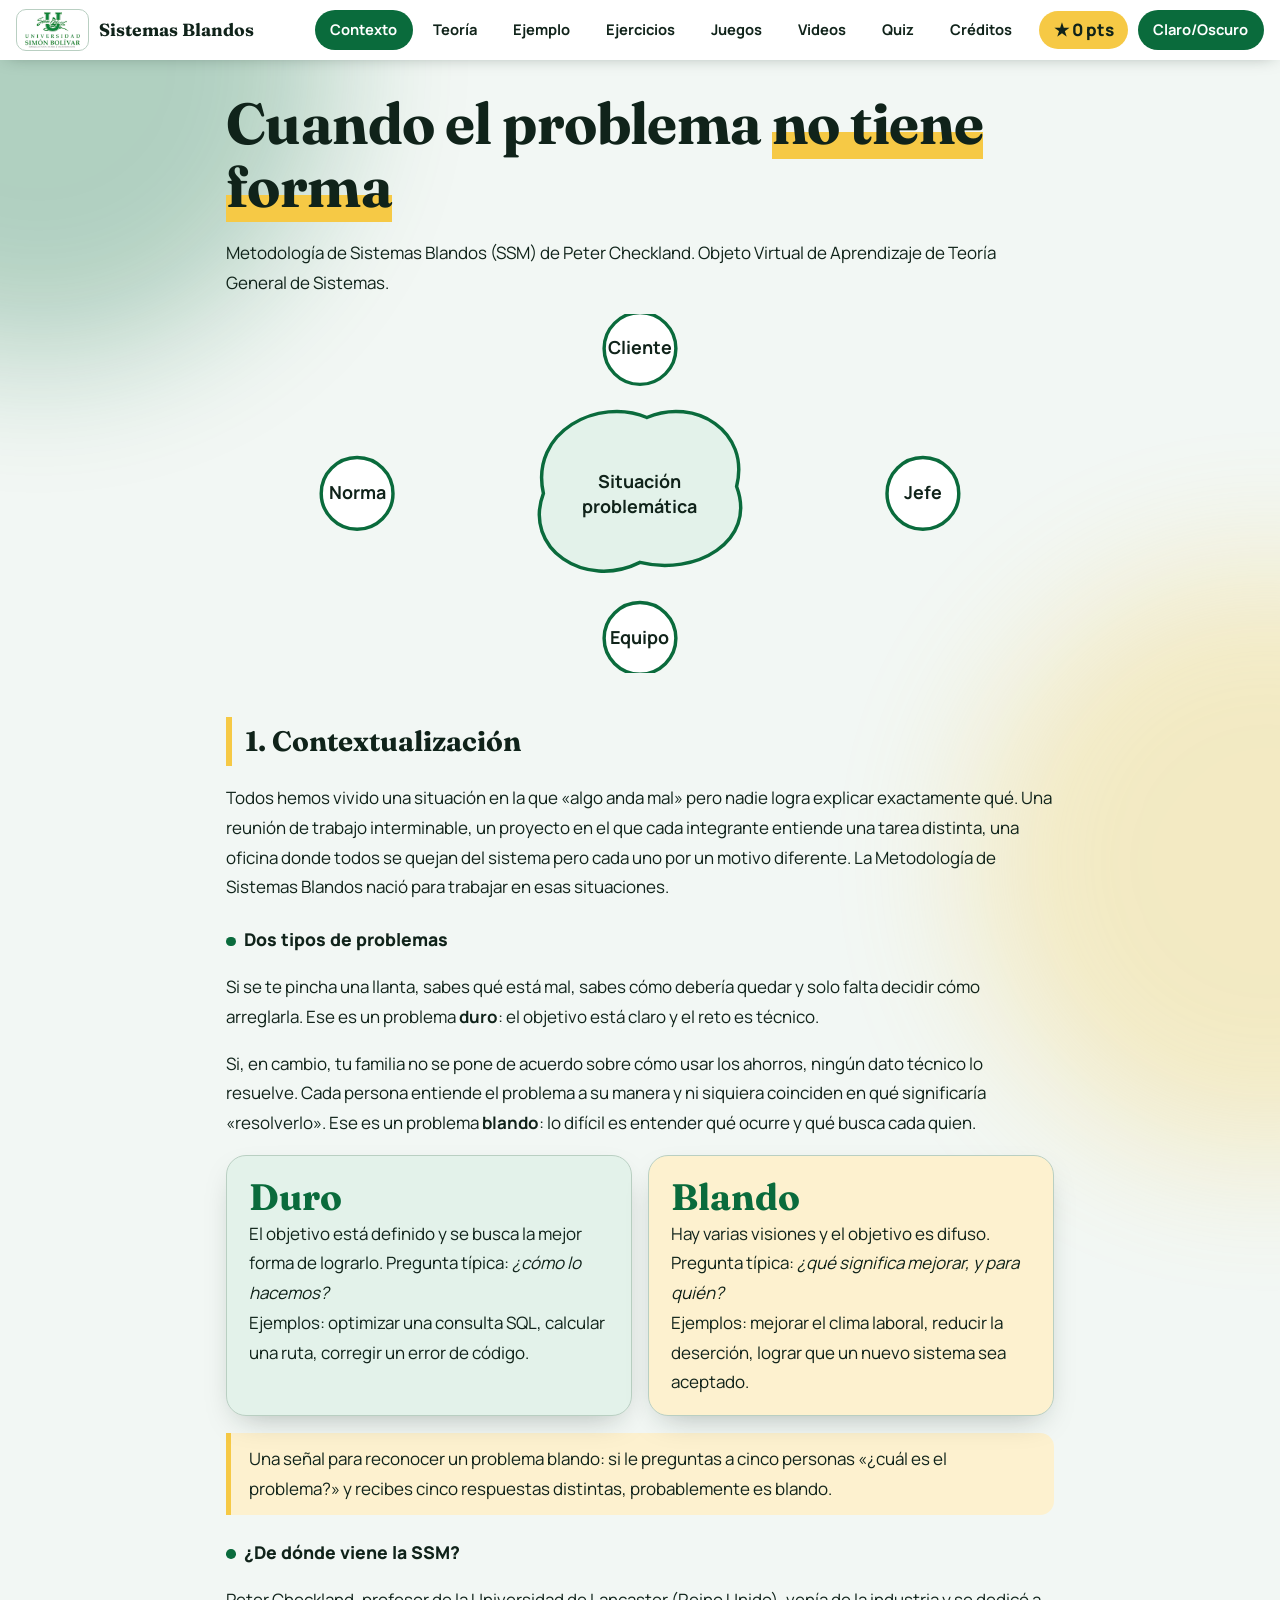
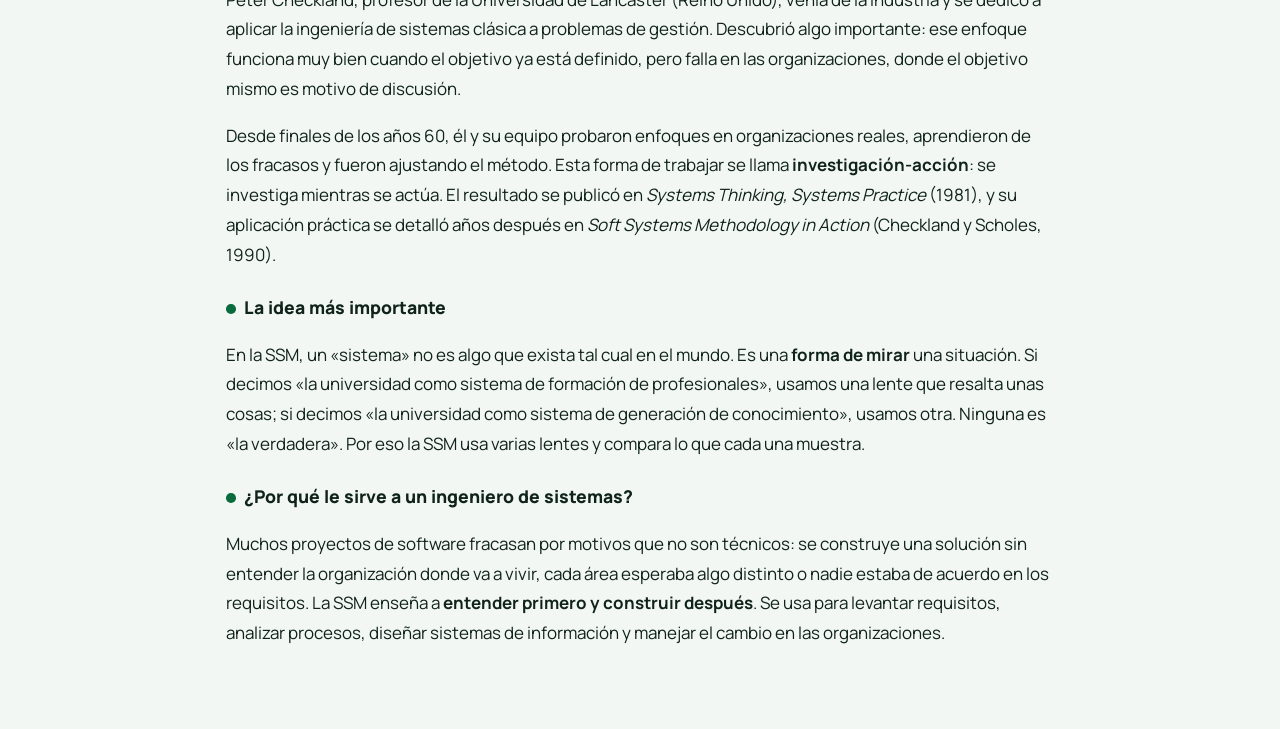
<file: ovas/jesusdavid-Ramirez/index.html>
<!DOCTYPE html>
<html lang="es"><head><meta charset="utf-8">
<meta name="viewport" content="width=device-width, initial-scale=1, viewport-fit=cover">
<title>Sistemas Blandos: Checkland | OVA de TGS</title>
<link href="https://fonts.googleapis.com/css2?family=Fraunces:wght@600;700&family=Manrope:wght@400;500;700;800&display=swap" rel="stylesheet">
<style>
:root{--bg:#f2f7f4;--ink:#10231a;--mut:#3f5348;--card:#fff;--p:#0a6b3c;--onp:#fff;--gold:#f6c945;--bd:#b9cfc2;--bad:#b3261e;--onbad:#fff;--t1:#e3f2ea;--t2:#fdf1cf;--t3:#e4ecfb;--hl:#f6c945;--sh:0 12px 32px -14px rgba(16,35,26,.35);box-sizing:border-box;padding-top:env(safe-area-inset-top,0px);padding-bottom:env(safe-area-inset-bottom,0px)}
:root[data-theme=dark]{--bg:#0a1510;--ink:#eaf5ee;--mut:#b4cbbd;--card:#122419;--p:#4be08c;--onp:#04140b;--gold:#f2c14e;--bd:#2e4a3b;--bad:#ff9a90;--onbad:#2b0a07;--t1:#173a2a;--t2:#3a3213;--t3:#1c2a47;--hl:transparent;--sh:0 12px 32px -14px rgba(0,0,0,.7)}
*{box-sizing:border-box}html{scroll-padding-top:env(safe-area-inset-top,0px)}
body{margin:0;background:var(--bg);color:var(--ink);font:17px/1.75 Manrope,"Segoe UI",sans-serif;min-height:100vh;overflow-x:hidden}
body::before{content:"";position:fixed;inset:0 0 auto;height:env(safe-area-inset-top,0px);background:var(--card);z-index:10}
html::before,html::after{content:"";position:fixed;width:46vmax;height:46vmax;border-radius:50%;filter:blur(70px);opacity:.28;z-index:-1;animation:dr 18s ease-in-out infinite alternate}
html::before{background:var(--p);left:-20vmax;top:-18vmax}html::after{background:var(--gold);right:-22vmax;bottom:-20vmax;animation-delay:-9s}
@keyframes dr{to{transform:translate(6vmax,5vmax) scale(1.1)}}
h1,h2,.brand{font-family:Fraunces,Georgia,serif}
header{position:sticky;top:env(safe-area-inset-top,0px);z-index:11;background:var(--card);box-shadow:0 2px 18px -8px rgba(16,35,26,.5);display:flex;align-items:center;gap:.6rem;padding:.5rem 1rem;flex-wrap:wrap}
.brand{font-weight:700;margin-right:auto;font-size:1.1rem}
nav{display:flex;gap:.3rem;overflow-x:auto;max-width:100%;padding:2px}
nav button,.btn,select{font:inherit;font-weight:700;font-size:.92rem;border:2px solid transparent;background:transparent;color:var(--ink);padding:.32rem .85rem;border-radius:999px;cursor:pointer;white-space:nowrap;transition:background .2s,transform .2s,box-shadow .2s}
nav button:hover{background:var(--t1)}
nav button.on{background:var(--p);color:var(--onp)}
.btn{background:var(--p);color:var(--onp)}.btn:hover{transform:translateY(-2px);box-shadow:var(--sh)}
button:disabled{cursor:default}
select{background:var(--card);border:2px solid var(--bd);border-radius:10px}
button:focus-visible,select:focus-visible,a:focus-visible{outline:3px solid var(--gold);outline-offset:2px;box-shadow:0 0 0 5px var(--ink)}
main{max-width:860px;margin:0 auto;padding:1.8rem 1rem 4rem}
section{display:none}section.on{display:block;animation:in .6s ease-out}
@keyframes in{from{opacity:0;transform:translateY(18px)}}
h1{font-size:clamp(2.1rem,6.5vw,3.6rem);line-height:1.1;font-weight:700;margin:.2rem 0 1.2rem;letter-spacing:-.01em}
h1 span{background:linear-gradient(transparent 62%,var(--hl) 62%);color:var(--ink)}
:root[data-theme=dark] h1 span{color:var(--gold)}
h2{font-size:1.75rem;font-weight:700;margin:2.2rem 0 .6rem;padding-left:.8rem;border-left:6px solid var(--gold)}
h3{margin:1.4rem 0 .3rem;font-weight:800;font-size:1.1rem}
h3::before{content:"";display:inline-block;width:.55em;height:.55em;border-radius:50%;background:var(--p);margin-right:.5em}
.card{background:var(--card);border:1px solid var(--bd);border-radius:20px;box-shadow:var(--sh);padding:1.1rem 1.4rem;margin:1.1rem 0}
.grid{display:grid;grid-template-columns:repeat(auto-fit,minmax(230px,1fr));gap:1rem}
.grid .card{margin:0;transition:transform .25s}.grid .card:hover{transform:translateY(-4px)}
.grid .card:nth-child(3n+1){background:var(--t1)}.grid .card:nth-child(3n+2){background:var(--t2)}.grid .card:nth-child(3n){background:var(--t3)}
.note{border-left:5px solid var(--gold);border-radius:0 14px 14px 0;padding:.7rem 1.1rem;background:var(--t2);color:var(--ink)}
.big{font:700 2.3rem Fraunces,Georgia,serif;color:var(--p)}
.opt{display:block;width:100%;text-align:left;margin:.45rem 0;font-size:1rem;white-space:normal;border-radius:14px}
.btn.opt,.chip{background:var(--card);color:var(--ink);border:2px solid var(--bd);font-weight:500}
.btn.opt:hover:not(:disabled){border-color:var(--p);box-shadow:var(--sh)}
.btn.ok,.ok{background:var(--p)!important;color:var(--onp)!important;border-color:var(--p)!important}
.btn.no,.no{background:var(--bad)!important;color:var(--onbad)!important;border-color:var(--bad)!important}
.fb{margin:.5rem 0;font-size:.98rem;min-height:1.2em;color:var(--mut)}
.chip{margin:.25rem}.shake{animation:sh .3s}@keyframes sh{25%{transform:translateX(-6px)}75%{transform:translateX(6px)}}
.row{display:flex;gap:.6rem;align-items:center;margin:.5rem 0;flex-wrap:wrap}.row span{flex:1 1 260px}
svg path{fill:var(--t1);stroke:var(--p);stroke-width:2.5}svg circle{fill:var(--card);stroke:var(--p);stroke-width:2.5}
svg text{font:700 13px Manrope,sans-serif;fill:var(--ink)}
.orb{animation:spin 24s linear infinite;transform-origin:300px 130px}.orb text,.orb circle{animation:spin 24s linear infinite reverse}
@keyframes spin{to{transform:rotate(360deg)}}
a{color:var(--p);font-weight:700;text-underline-offset:3px}ol.ref li{margin:.4rem 0}
.pts{font-weight:800;background:var(--gold);color:#10231a;border-radius:999px;padding:.25rem .9rem}
.pop{animation:pp .5s}@keyframes pp{40%{transform:scale(1.3)}}
.bar{height:10px;background:var(--bd);border-radius:99px;margin:.2rem 0 .8rem;overflow:hidden}.bar i{display:block;height:100%;border-radius:99px;background:linear-gradient(90deg,var(--p),var(--gold));transition:width .5s}
.logo{height:42px;width:auto;background:#fff;padding:2px 8px;border:1px solid var(--bd);border-radius:10px}.big-logo{height:80px;margin-bottom:.6rem}
@media(max-width:560px){header .brand{display:none}header{justify-content:space-between}}
@media (prefers-reduced-motion:reduce){*{animation:none!important;transition:none!important}}
</style></head><body>
<header><img class="logo" src="[data-uri]" alt="Universidad Simón Bolívar"><div class="brand">Sistemas Blandos</div>
<nav id="nav"></nav><div class="pts" id="pts" aria-live="polite">★ 0 pts</div><button class="btn" id="th" aria-label="Cambiar tema claro u oscuro">Claro/Oscuro</button></header>
<main>
<section id="inicio">
<h1>Cuando el problema <span>no tiene forma</span></h1>
<p>Metodología de Sistemas Blandos (SSM) de Peter Checkland. Objeto Virtual de Aprendizaje de Teoría General de Sistemas.</p>
<svg viewBox="0 0 600 260" width="100%" role="img" aria-label="Ilustración: una situación problemática rodeada de actores con visiones distintas">
<path d="M230 130c-10-45 40-70 75-55 35-15 75 10 65 50 15 40-30 65-70 55-40 20-85-10-70-50z" fill="var(--mk)" stroke="var(--ink)" stroke-width="2.5"/>
<text x="300" y="126" text-anchor="middle">Situación</text><text x="300" y="144" text-anchor="middle">problemática</text>
<g class="orb"><circle cx="300" cy="25" r="26" fill="var(--card)" stroke="var(--ink)" stroke-width="2"/><text x="300" y="29" text-anchor="middle">Cliente</text>
<circle cx="505" cy="130" r="26" fill="var(--card)" stroke="var(--ink)" stroke-width="2"/><text x="505" y="134" text-anchor="middle">Jefe</text>
<circle cx="300" cy="235" r="26" fill="var(--card)" stroke="var(--ink)" stroke-width="2"/><text x="300" y="239" text-anchor="middle">Equipo</text>
<circle cx="95" cy="130" r="26" fill="var(--card)" stroke="var(--ink)" stroke-width="2"/><text x="95" y="134" text-anchor="middle">Norma</text></g></svg>
<h2>1. Contextualización</h2>
<p>Todos hemos vivido una situación en la que «algo anda mal» pero nadie logra explicar exactamente qué. Una reunión de trabajo interminable, un proyecto en el que cada integrante entiende una tarea distinta, una oficina donde todos se quejan del sistema pero cada uno por un motivo diferente. La Metodología de Sistemas Blandos nació para trabajar en esas situaciones.</p>
<h3>Dos tipos de problemas</h3>
<p>Si se te pincha una llanta, sabes qué está mal, sabes cómo debería quedar y solo falta decidir cómo arreglarla. Ese es un problema <b>duro</b>: el objetivo está claro y el reto es técnico.</p>
<p>Si, en cambio, tu familia no se pone de acuerdo sobre cómo usar los ahorros, ningún dato técnico lo resuelve. Cada persona entiende el problema a su manera y ni siquiera coinciden en qué significaría «resolverlo». Ese es un problema <b>blando</b>: lo difícil es entender qué ocurre y qué busca cada quien.</p>
<div class="grid">
<div class="card"><div class="big">Duro</div>El objetivo está definido y se busca la mejor forma de lograrlo. Pregunta típica: <i>¿cómo lo hacemos?</i><br>Ejemplos: optimizar una consulta SQL, calcular una ruta, corregir un error de código.</div>
<div class="card"><div class="big">Blando</div>Hay varias visiones y el objetivo es difuso. Pregunta típica: <i>¿qué significa mejorar, y para quién?</i><br>Ejemplos: mejorar el clima laboral, reducir la deserción, lograr que un nuevo sistema sea aceptado.</div></div>
<p class="note">Una señal para reconocer un problema blando: si le preguntas a cinco personas «¿cuál es el problema?» y recibes cinco respuestas distintas, probablemente es blando.</p>
<h3>¿De dónde viene la SSM?</h3>
<p>Peter Checkland, profesor de la Universidad de Lancaster (Reino Unido), venía de la industria y se dedicó a aplicar la ingeniería de sistemas clásica a problemas de gestión. Descubrió algo importante: ese enfoque funciona muy bien cuando el objetivo ya está definido, pero falla en las organizaciones, donde el objetivo mismo es motivo de discusión.</p>
<p>Desde finales de los años 60, él y su equipo probaron enfoques en organizaciones reales, aprendieron de los fracasos y fueron ajustando el método. Esta forma de trabajar se llama <b>investigación-acción</b>: se investiga mientras se actúa. El resultado se publicó en <i>Systems Thinking, Systems Practice</i> (1981), y su aplicación práctica se detalló años después en <i>Soft Systems Methodology in Action</i> (Checkland y Scholes, 1990).</p>
<h3>La idea más importante</h3>
<p>En la SSM, un «sistema» no es algo que exista tal cual en el mundo. Es una <b>forma de mirar</b> una situación. Si decimos «la universidad como sistema de formación de profesionales», usamos una lente que resalta unas cosas; si decimos «la universidad como sistema de generación de conocimiento», usamos otra. Ninguna es «la verdadera». Por eso la SSM usa varias lentes y compara lo que cada una muestra.</p>
<h3>¿Por qué le sirve a un ingeniero de sistemas?</h3>
<p>Muchos proyectos de software fracasan por motivos que no son técnicos: se construye una solución sin entender la organización donde va a vivir, cada área esperaba algo distinto o nadie estaba de acuerdo en los requisitos. La SSM enseña a <b>entender primero y construir después</b>. Se usa para levantar requisitos, analizar procesos, diseñar sistemas de información y manejar el cambio en las organizaciones.</p>
</section>

<section id="teoria"><h1>Teoría: <span>las siete etapas</span></h1>
<p>La SSM es un <b>ciclo de aprendizaje</b>. Se mueve entre dos mundos: el <b>mundo real</b> (lo que de verdad pasa en la organización) y el <b>mundo del pensamiento sistémico</b> (modelos de cómo podrían funcionar las cosas). Para explicarla usaremos un ejemplo sencillo y constante: la cafetería de una universidad, con filas enormes y muchas quejas.</p>
<div class="card"><h3>Mundo real</h3>
<p><b>Etapa 1. Situación problemática no estructurada.</b> Se observa, se conversa y se escucha a todos los involucrados sin imponer una definición del problema. <i>En la cafetería:</i> los estudiantes dicen que no alcanzan a almorzar, los cocineros dicen que falta espacio y la administración habla de costos.</p>
<p><b>Etapa 2. Situación expresada.</b> Se dibuja una <i>rich picture</i> (imagen enriquecida): un dibujo libre con personas, estructuras, procesos, conflictos y preocupaciones. Dibujar ayuda a ver relaciones que un texto esconde. <i>En la cafetería:</i> la fila, la caja con un solo cajero, la cocina estrecha, y flechas que muestran quién culpa a quién.</p>
<h3>Pensamiento sistémico</h3>
<p><b>Etapa 3. Definiciones raíz.</b> Se eligen puntos de vista relevantes y, para cada uno, se escribe una frase que describe un sistema con propósito. Cada frase se revisa con la lista CATWOE. <i>En la cafetería:</i> «un sistema para atender rápido a los estudiantes» es una; «un sistema para que la cafetería sea rentable» es otra, y ambas son válidas.</p>
<p><b>Etapa 4. Modelos conceptuales.</b> Para cada definición raíz se arma un diagrama de verbos: las actividades que un sistema así necesitaría realizar y cómo se conectan. Se recomienda usar pocos verbos, más o menos siete. Importante: el modelo <u>no describe la cafetería real</u>; describe lo que haría falta para cumplir esa definición.</p>
<h3>Comparación y acción</h3>
<p><b>Etapa 5. Comparación.</b> Se contrasta cada modelo con la realidad. Las diferencias generan preguntas para debatir con la gente. <i>Ejemplo:</i> «el modelo dice que alguien debería vigilar los tiempos de espera: ¿quién lo hace hoy?».</p>
<p><b>Etapa 6. Cambios deseables y factibles.</b> Se listan mejoras que tengan sentido según el análisis (deseables) y que la organización pueda realizar con su cultura, su poder y sus recursos (factibles). Una idea excelente que nadie puede aplicar no sirve.</p>
<p><b>Etapa 7. Acción.</b> Se implementan los cambios. Esto transforma la situación y casi siempre abre nuevos problemas, con lo que el ciclo vuelve a empezar.</p></div>
<p class="note">Checkland aclara que las etapas no son una receta lineal. Se puede empezar por cualquier punto y volver atrás cuantas veces haga falta. En su versión posterior, la SSM se resume en cuatro actividades: <b>(1)</b> averiguar sobre la situación problemática, <b>(2)</b> formular modelos de actividad con propósito, <b>(3)</b> debatir la situación usando los modelos y buscar cambios deseables y factibles, y <b>(4)</b> actuar para mejorar (Checkland y Poulter, 2006).</p>
<h3>Modo 1 y Modo 2</h3>
<p>En el <b>Modo 1</b> se sigue el método paso a paso, como una guía de trabajo. En el <b>Modo 2</b> el practicante ya lo ha interiorizado y lo usa con flexibilidad en su trabajo diario, sin tener que seguir un orden (Checkland y Scholes, 1990).</p>
<h2>CATWOE: seis preguntas para revisar una definición</h2>
<p>El nombre sale de las iniciales (en inglés) de seis elementos. Sirve como lista de chequeo para que la definición raíz no se quede incompleta.</p>
<div class="grid">
<div class="card"><b>C · Clientes</b><br>¿Quién gana o pierde con lo que hace el sistema? <i>Los estudiantes.</i></div>
<div class="card"><b>A · Actores</b><br>¿Quién realiza las actividades? <i>Cocineros, cajeros, meseros.</i></div>
<div class="card"><b>T · Transformación</b><br>¿Qué entra y en qué se convierte? <i>Estudiante con hambre pasa a estudiante atendido.</i></div>
<div class="card"><b>W · Weltanschauung</b><br>(Visión del mundo) ¿Qué creencia hace que esto tenga sentido? <i>«Comer bien y rápido es parte de la vida universitaria».</i></div>
<div class="card"><b>O · Propietarios</b><br>¿Quién puede cerrar o cambiar el sistema? <i>La administración de la universidad.</i></div>
<div class="card"><b>E · Restricciones del entorno</b><br>¿Qué límites vienen de afuera? <i>Presupuesto, normas sanitarias, espacio físico.</i></div></div>
<p>De todos, la <b>W</b> es la más importante: justifica la transformación. Si cambias la W, cambia el sistema completo. Por ejemplo, si la W fuera «la cafetería debe dar ganancias», la transformación sería otra.</p>
<h2>La definición raíz: fórmula PQR</h2>
<p>Una definición raíz es una frase corta que resume el sistema. Una forma práctica de escribirla es: <b>«un sistema para hacer P, mediante Q, con el fin de lograr R»</b>. P es <i>qué</i> se hace, Q es <i>cómo</i> y R es <i>para qué</i>.</p>
<div class="card"><b>Ejemplo:</b> un sistema para atender a los estudiantes en la hora de almuerzo (P), mediante turnos de cocina y dos puntos de pago (Q), con el fin de que nadie espere más de diez minutos (R).</div>
<h2>Las tres E: cómo juzgar el modelo</h2>
<p>Para decidir si el sistema modelado es bueno se usan tres preguntas:</p>
<ul><li><b>Eficacia:</b> ¿se logra la transformación? <i>¿Se atiende a los estudiantes?</i></li>
<li><b>Eficiencia:</b> ¿se logra con pocos recursos? <i>¿Con el personal justo y sin desperdicio?</i></li>
<li><b>Efectividad:</b> ¿contribuye al propósito mayor? <i>¿Mejora la experiencia universitaria?</i></li></ul>
<h2>El lado humano: tres análisis</h2>
<p>Además de los modelos, la SSM presta atención a las personas, mediante tres análisis (Checkland y Scholes, 1990):</p>
<ul><li><b>Análisis uno (la intervención):</b> quién pidió el estudio, quién lo realiza y a quién pertenece el problema.</li>
<li><b>Análisis dos (social):</b> los roles, las normas de comportamiento y los valores de la organización.</li>
<li><b>Análisis tres (político):</b> cómo se distribuye y se ejerce el poder, y cómo eso influye en qué cambios son posibles.</li></ul>
<h2>Errores frecuentes</h2>
<ul><li><b>Confundir el modelo con la realidad.</b> El modelo es una herramienta para debatir, no un retrato de la organización.</li>
<li><b>Escribir una solución en lugar de una transformación.</b> «Comprar un software» es una solución; «convertir pedidos desordenados en pedidos organizados» es una transformación.</li>
<li><b>Olvidar la W.</b> Sin visión del mundo, el sistema no tiene sentido.</li>
<li><b>Seguir las etapas como receta rígida.</b> La SSM es un proceso de aprendizaje, no una lista de verificación.</li>
<li><b>Imponer los cambios sin debatirlos.</b> Un cambio que la gente no acepta no es factible.</li></ul>
<h2>Resumen</h2>
<div class="card"><ul><li>La SSM sirve para problemas <b>blandos</b>, donde hay varias visiones y el objetivo es difuso.</li>
<li>Es un ciclo de <b>aprendizaje</b> entre el mundo real y el pensamiento sistémico.</li>
<li>Se apoya en la <b>rich picture</b>, las <b>definiciones raíz</b>, <b>CATWOE</b> y los <b>modelos conceptuales</b>.</li>
<li>Los cambios deben ser <b>deseables y factibles</b>.</li>
<li>El objetivo final no es «la solución», sino <b>mejorar la situación mediante el debate</b>.</li></ul></div>
</section>

<section id="ejemplo"><h1>Ejemplos: <span>dos casos aplicados</span></h1>
<p class="note">Los dos casos son ilustrativos y simplificados, pensados para practicar el método. Para casos documentados, consulta Checkland y Scholes (1990) en las referencias.</p>
<h2>Caso 1: urgencias saturadas</h2>
<h3>Etapa 1: la situación</h3>
<div class="card">En un hospital, los pacientes esperan horas en urgencias. Los médicos opinan que muchos llegan con problemas leves y colapsan el servicio. La administración cree que falta personal. Los pacientes dicen que no hay orden y que nadie les informa. Cada grupo describe un problema diferente, y ninguna visión es «la correcta» sin más.</div>
<h3>Etapa 2: la rich picture</h3>
<p>Se dibuja la sala de espera llena, los médicos cansados, las enfermeras entre ambos grupos, la EPS que autoriza lentamente, la gerencia mirando el presupuesto y los pacientes con signos de interrogación. Se añaden flechas de conflicto y notas con las preocupaciones de cada uno. Al mirar el dibujo se notan cosas que no estaban claras, por ejemplo, que nadie se encarga de decidir quién pasa primero.</p>
<h3>Etapa 3: definición raíz y CATWOE</h3>
<div class="card"><b>Definición raíz:</b> un sistema para clasificar a los pacientes según su urgencia (P), mediante un triaje hecho por enfermeras entrenadas (Q), para que cada paciente reciba atención a tiempo y el hospital use mejor sus recursos (R).
<ul><li><b>C:</b> pacientes y familias</li><li><b>A:</b> enfermeras de triaje y médicos</li><li><b>T:</b> paciente sin clasificar pasa a paciente clasificado y priorizado</li><li><b>W:</b> la atención debe seguir la gravedad médica y no el orden de llegada</li><li><b>O:</b> gerencia del hospital</li><li><b>E:</b> presupuesto, normas de salud y camas disponibles</li></ul></div>
<p>Esta es solo una mirada. Otra definición raíz podría ser «un sistema para derivar los casos leves hacia atención primaria, para dejar urgencias a los casos graves». La SSM recomienda construir varias y debatirlas, porque cada una revela algo distinto.</p>
<h3>Etapa 4: modelo conceptual</h3>
<p>El modelo incluiría estas actividades conectadas en orden: <b>recibir</b> al paciente, <b>evaluar</b> su gravedad, <b>asignar</b> una prioridad, <b>dirigir</b> al área correspondiente, <b>informar</b> el tiempo estimado y <b>reevaluar</b> a quienes esperan. Además se agregan actividades de control: <b>medir</b> los tiempos de espera y <b>ajustar</b> el proceso si no se cumplen las metas.</p>
<h3>Etapa 5: comparación</h3>
<p>Se compara el modelo con lo que ocurre hoy y aparecen preguntas útiles. ¿Quién evalúa la gravedad? Nadie de forma sistemática. ¿Se informa al paciente? Casi nunca. ¿Alguien mide los tiempos de espera? No. Estas respuestas se discuten con el personal en talleres, no se imponen desde afuera.</p>
<h3>Etapas 6 y 7: cambios y acción</h3>
<p>Entre los cambios posibles están capacitar a las enfermeras en triaje, instalar un tablero que informe las esperas y rediseñar el flujo de entrada. Se descartan los que no son factibles (por ejemplo, duplicar el personal por falta de presupuesto) y se implementan los demás. Pasados unos meses se evalúa y puede aparecer un nuevo problema, con lo que el ciclo comienza otra vez.</p>
<h2>Caso 2: un sistema de matrículas que nadie usa</h2>
<div class="card">Una universidad compró un nuevo sistema de matrícula en línea. Técnicamente funciona, pero los estudiantes siguen haciendo filas y los administrativos siguen usando hojas de cálculo. Los ingenieros dicen que el sistema es excelente. Los administrativos dicen que no se adapta a su trabajo. Los estudiantes dicen que es confuso.</div>
<p>Con un enfoque duro, el diagnóstico sería «falta capacitación» o «faltan funciones». Con la SSM, primero se pregunta: <b>¿qué sistema de actividad estaba pensando cada grupo?</b></p>
<ul><li>Para los ingenieros, un <i>sistema para registrar matrículas</i> (W: lo importante es la precisión de los datos).</li>
<li>Para los administrativos, un <i>sistema para resolver casos especiales de estudiantes</i> (W: cada caso tiene excepciones).</li>
<li>Para los estudiantes, un <i>sistema para inscribirse sin complicaciones</i> (W: el trámite debe ser rápido y claro).</li></ul>
<p>Al comparar esos modelos con el sistema comprado, se ve que fue diseñado solo con la primera mirada. El cambio deseable y factible es rediseñar el flujo incluyendo la gestión de excepciones y simplificar la interfaz con ayuda de los estudiantes. Es una lección importante para un ingeniero: <b>un sistema de información es parte de un sistema de actividad humana</b>, y falla si ignora a las personas que lo usan.</p>
<h2>Lo que aprendimos</h2>
<p>En ambos casos se entendió el problema desde varias miradas antes de proponer soluciones. Nadie «ganó» el debate: las visiones diferentes se usaron para construir una mejora que todos pudieran aceptar.</p>
</section>

<section id="ejercicios"><h1>Ejercicios <span>con retroalimentación</span></h1><p>Pon a prueba lo que leíste. Cada respuesta te explica por qué es correcta o incorrecta, así que lee la retroalimentación aunque aciertes.</p><div id="ej"></div></section>

<section id="juegos"><h1>Juegos <span>para practicar</span></h1>
<div class="card"><h3>Marcador de puntos</h3><div id="sb"></div></div>
<div class="card"><h3>Juego 1: ordena las etapas</h3><p>Toca las etapas en el orden correcto de la SSM.</p>
<div id="g1p" class="fb"></div><div id="g1"></div><div class="fb" id="g1f"></div><button class="btn" onclick="g1()">Reiniciar</button></div>
<div class="card"><h3>Juego 2: arma el CATWOE</h3><p>Escenario: una universidad quiere reducir la deserción estudiantil. Asigna cada frase a su letra.</p>
<div id="g2"></div><button class="btn" onclick="chk2()">Comprobar</button><div class="fb" id="g2f"></div></div>
<div class="card"><h3>Juego 3: ¿duro o blando?</h3><p>Clasifica cada problema. Ganas 10 puntos por acierto.</p><div id="g3"></div></div>
<div class="card"><h3>Juego 4: arma la definición raíz</h3><p>Una definición raíz tiene tres partes: <b>P</b> (qué se hace), <b>Q</b> (cómo) y <b>R</b> (para qué). En cada caso, elige el fragmento que va en cada parte. Ganas 10 puntos por acierto.</p><div id="g4"></div></div>
<div class="card"><h3>Juego 5: verdadero o falso</h3><p>Decide si cada afirmación es correcta. Ganas 10 puntos por acierto.</p><div id="g5"></div></div>
</section>

<section id="videos"><h1>Videos <span>para ampliar</span></h1>
<p>Ver explicaciones de otras personas ayuda a entender mejor. Estos enlaces abren búsquedas en YouTube con material sobre el tema. Elige el video que más te sirva y recuerda citarlo si lo usas.</p>
<div class="grid">
<div class="card"><h3>Explicación general</h3><a target="_blank" rel="noopener" href="https://www.youtube.com/results?search_query=metodolog%C3%ADa+de+sistemas+blandos+checkland">Metodología de sistemas blandos (español)</a></div>
<div class="card"><h3>En inglés</h3><a target="_blank" rel="noopener" href="https://www.youtube.com/results?search_query=soft+systems+methodology+checkland+explained">Soft Systems Methodology explained</a></div>
<div class="card"><h3>Rich pictures</h3><a target="_blank" rel="noopener" href="https://www.youtube.com/results?search_query=rich+picture+soft+systems+methodology">Cómo dibujar una rich picture</a></div></div>
</section>

<section id="quiz"><h1>Quiz <span>final</span></h1><div id="qz"></div><div class="card" id="qr" hidden></div></section>

<section id="creditos"><h1>Créditos <span>y referencias</span></h1>
<div class="card"><img class="logo big-logo" src="[data-uri]" alt="Universidad Simón Bolívar"><br><b>Autor:</b> <span id="aut"></span><br>Teoría General de Sistemas, Ingeniería de Sistemas, Universidad Simón Bolívar, periodo 2026-2.<br>Tema 20: Metodología de Sistemas Blandos (Checkland).</div>
<div class="card"><b>Herramientas de IA declaradas:</b> Claude (Anthropic) apoyó la generación del código HTML, CSS y JavaScript y el borrador de los textos. El contenido fue revisado por el autor.</div>
<h3>Referencias bibliográficas</h3>
<ol class="ref">
<li>Checkland, P. (1981). <i>Systems Thinking, Systems Practice</i>. John Wiley &amp; Sons.</li>
<li>Checkland, P., &amp; Scholes, J. (1990). <i>Soft Systems Methodology in Action</i>. John Wiley &amp; Sons.</li>
<li>Checkland, P. (2000). Soft systems methodology: a thirty year retrospective. <i>Systems Research and Behavioral Science, 17</i>(S1), S11–S58.</li>
<li>Checkland, P., &amp; Poulter, J. (2006). <i>Learning for Action</i>. John Wiley &amp; Sons.</li>
<li>von Bertalanffy, L. (1968). <i>General System Theory</i>. George Braziller.</li></ol>
<p class="note">Tipografías: Fraunces y Manrope (Google Fonts, licencia OFL). Ilustraciones: SVG propio.</p>
</section>
</main>
<script>
const AUTOR="[Escribe tu nombre aquí]";
const $=s=>document.querySelector(s);
const V=[["inicio","Contexto"],["teoria","Teoría"],["ejemplo","Ejemplo"],["ejercicios","Ejercicios"],["juegos","Juegos"],["videos","Videos"],["quiz","Quiz"],["creditos","Créditos"]];
$("#nav").innerHTML=V.map(v=>`<button data-v="${v[0]}">${v[1]}</button>`).join("");
$("#aut").textContent=AUTOR;
function show(){let h=location.hash.slice(1);if(!V.some(v=>v[0]==h))h="inicio";
document.querySelectorAll("section").forEach(s=>s.classList.toggle("on",s.id==h));
document.querySelectorAll("nav button").forEach(b=>b.classList.toggle("on",b.dataset.v==h));window.scrollTo(0,0)}
$("#nav").onclick=e=>{if(e.target.dataset.v)location.hash=e.target.dataset.v};
addEventListener("hashchange",show);show();
$("#th").onclick=()=>{const r=document.documentElement,d=matchMedia("(prefers-color-scheme:dark)").matches;
const cur=r.dataset.theme||"light";r.dataset.theme=cur=="dark"?"light":"dark"};
const EJ=[
{q:"¿Cuál de estas es una definición raíz bien formulada?",o:["Contratar más personal","Un sistema para atender solicitudes (P), mediante una mesa de ayuda con prioridades (Q), para reducir el tiempo de respuesta a los usuarios (R)","El sistema de información de la empresa"],a:1,f:"Una definición raíz sigue la forma PQR: qué se hace, cómo y para qué. Las otras opciones son una solución o un objeto, no una transformación con propósito."},
{q:"Dos directivos ven la misma empresa: uno como «máquina de producir» y otro como «comunidad de personas». ¿Qué elemento de CATWOE distingue esto?",o:["Actores","Weltanschauung","Clientes"],a:1,f:"La Weltanschauung es la visión del mundo que hace significativa una transformación. Una misma situación puede tener definiciones raíz distintas."},
{q:"¿Cuál de estos es un problema blando?",o:["Un servidor se queda sin memoria","Los equipos de ventas y de soporte no coinciden en qué significa «buen servicio al cliente»","Una consulta SQL tarda demasiado"],a:1,f:"Es blando porque no hay acuerdo sobre qué es el problema ni sobre el objetivo. Los otros dos tienen un objetivo claro y medible."}];
const QZ=[
{q:"¿Quién desarrolló la Metodología de Sistemas Blandos?",o:["Ludwig von Bertalanffy","Peter Checkland","Stafford Beer","Norbert Wiener"],a:1,f:"Peter Checkland, en la Universidad de Lancaster."},
{q:"La SSM se diseñó para situaciones…",o:["bien estructuradas con objetivo claro","problemáticas con múltiples visiones y objetivos difusos","solo de ingeniería eléctrica","de optimización matemática"],a:1,f:"Son situaciones donde el problema mismo es objeto de debate."},
{q:"La etapa 2 se expresa mediante…",o:["una rich picture","un diagrama de Gantt","un modelo matemático","un diagrama UML de clases"],a:0,f:"La imagen enriquecida expresa actores, conflictos y preocupaciones."},
{q:"En CATWOE, la «T» significa…",o:["Tecnología","Tiempo","Transformación","Trabajo"],a:2,f:"Transformación: qué entrada se convierte en qué salida."},
{q:"En CATWOE, ¿quiénes son los «propietarios» (O)?",o:["Quienes ejecutan las actividades","Quienes pueden detener o modificar el sistema","Los beneficiarios","Los competidores"],a:1,f:"Los propietarios tienen poder sobre la existencia del sistema."},
{q:"Los modelos conceptuales de la SSM…",o:["describen la realidad tal cual es","son diagramas de actividades que expresan lo que el sistema debe hacer","son bases de datos","son el código del software"],a:1,f:"Son modelos de lo que sería necesario hacer, no descripciones de la realidad."},
{q:"Los cambios propuestos en la etapa 6 deben ser…",o:["baratos y rápidos","deseables y factibles","los que el jefe prefiera","solo tecnológicos"],a:1,f:"Deseables según el análisis y factibles cultural y técnicamente."},
{q:"Las «tres E» son eficacia, eficiencia y…",o:["economía","efectividad","evolución","entropía"],a:1,f:"Efectividad: contribución al propósito mayor."}];
function mcq(el,items,done){const pre=el.id,pts=pre=="qz"?15:10;let sc=0,n=0;el.innerHTML="";items.forEach((it,i)=>{const d=document.createElement("div");d.className="card";
d.innerHTML=`<b>${i+1}. ${it.q}</b>`+it.o.map((t,j)=>`<button class="btn opt" data-j="${j}" style="background:var(--card);font-weight:500">${t}</button>`).join("")+`<div class="fb"></div>`;
let ans=false;
d.onclick=e=>{const b=e.target.closest(".opt");if(!b||ans)return;ans=true;n++;const j=+b.dataset.j;
d.querySelectorAll(".opt").forEach(x=>x.disabled=true);
if(j==it.a){sc++;setPts(pre+i,pts);b.classList.add("ok");d.lastChild.textContent="Correcto. "+it.f}else{b.classList.add("no");d.querySelectorAll(".opt")[it.a].classList.add("ok");d.lastChild.textContent="Incorrecto. "+it.f}
if(done&&n==items.length)done(sc)};el.append(d)})}
mcq($("#ej"),EJ);
mcq($("#qz"),QZ,s=>{const r=$("#qr"),p=Math.round(s/QZ.length*100);r.hidden=false;
r.innerHTML=`<div class="big">${s} / ${QZ.length} (${p} %)</div><p>${p>=80?"Dominas la SSM. Prepara ahora la sustentación.":p>=50?"Vas bien. Repasa CATWOE y las siete etapas.":"Repasa la teoría y el ejemplo, y vuelve a intentarlo."}</p><button class="btn" onclick="location.reload()">Reintentar</button>`;r.scrollIntoView({behavior:"smooth"})});
const ET=["Situación problemática no estructurada","Situación expresada (rich picture)","Definiciones raíz (CATWOE)","Modelos conceptuales","Comparación con el mundo real","Cambios deseables y factibles","Acción para mejorar"];
let nx=0;
function g1(){nx=0;$("#g1p").textContent="";$("#g1f").textContent="";const b=$("#g1");b.innerHTML="";
[...ET.keys()].sort(()=>Math.random()-.5).forEach(i=>{const x=document.createElement("button");x.className="btn chip";x.textContent=ET[i];
x.onclick=()=>{if(i==nx){x.disabled=true;x.classList.add("ok");nx++;setPts("g1",nx*10);$("#g1p").textContent=ET.slice(0,nx).map((t,k)=>(k+1)+". "+t).join("  ·  ");
if(nx==7)$("#g1f").textContent="¡Completo! Recuerda que en la práctica el ciclo se recorre en cualquier orden."}else{x.classList.add("shake");setTimeout(()=>x.classList.remove("shake"),300);$("#g1f").textContent="Esa no es la siguiente. Piensa: primero se observa, después se modela."}};b.append(x)})}
g1();
const L=[["Estudiantes en riesgo de abandonar","C"],["Consejeros, docentes y bienestar universitario","A"],["Estudiante en riesgo pasa a estudiante que permanece y avanza","T"],["La permanencia es responsabilidad compartida de la institución","W"],["El consejo directivo","O"],["Presupuesto limitado y normas del Ministerio de Educación","E"]];
$("#g2").innerHTML=L.map((l,i)=>`<div class="row"><span>${l[0]}</span><select id="s${i}" aria-label="Letra para: ${l[0]}"><option value="">Elige</option>${[..."CATWOE"].map(c=>`<option>${c}</option>`).join("")}</select></div>`).join("");
function chk2(){let s=0;L.forEach((l,i)=>{const e=$("#s"+i);const ok=e.value==l[1];s+=ok;e.classList.toggle("no",!ok)});setPts("g2",s*10);$("#g2f").textContent=s+" de 6 correctas."+(s==6?" ¡Excelente!":" Revisa las marcadas en rojo.")}

var P={},MAXP={ej:30,g1:70,g2:60,g3:80,g4:60,g5:80,qz:120},NAMES={ej:"Ejercicios",g1:"Juego 1: etapas",g2:"Juego 2: CATWOE",g3:"Juego 3: duro o blando",g4:"Juego 4: definición raíz",g5:"Juego 5: verdadero o falso",qz:"Quiz final"};
function grp(k){return k.replace(/\d+$/,"").replace(/^(g\d)$/,"$1")}
function sumG(g){return Object.keys(P).filter(k=>g=="ej"||g=="qz"?k.startsWith(g)&&/\d+$/.test(k)&&!/^g/.test(k):k==g).reduce((a,k)=>a+P[k],0)}
function total(){return Object.keys(MAXP).reduce((a,g)=>a+sumG(g),0)}
function lvl(t){return t>=450?"Maestro SSM":t>=300?"Analista de sistemas":t>=150?"Aprendiz":"Explorador"}
function setPts(k,v){if(v>(P[k]||0)){P[k]=v;drawSb();const e=$("#pts");e.classList.remove("pop");void e.offsetWidth;e.classList.add("pop")}}
function drawSb(){const t=total();$("#pts").textContent="★ "+t+" pts";
$("#sb").innerHTML=Object.keys(MAXP).map(g=>{const v=sumG(g);return `<div>${NAMES[g]}: <b>${v}</b> / ${MAXP[g]}</div><div class="bar"><i style="width:${v/MAXP[g]*100}%"></i></div>`}).join("")+`<div class="big">${t} / 500</div><div>Nivel: <b>${lvl(t)}</b></div>`}
function seq(id,key,items,lab){let i=0,sc=0,list=[...items].sort(()=>Math.random()-.5);const el=$("#"+id);
function draw(){if(i>=list.length){el.innerHTML=`<div class="big">${sc} / ${list.length}</div><div class="fb">Ganaste ${sc*10} puntos.</div><button class="btn">Jugar de nuevo</button>`;el.querySelector("button").onclick=()=>{i=0;sc=0;list.sort(()=>Math.random()-.5);draw()};return}
const it=list[i];el.innerHTML=`<div class="fb">Pregunta ${i+1} de ${list.length}</div><p><b>${it[0]}</b></p><div class="row">${lab.map((l,j)=>`<button class="btn" data-j="${j}">${l}</button>`).join("")}</div><div class="fb"></div>`;
el.querySelectorAll("[data-j]").forEach(b=>b.onclick=()=>{const ok=+b.dataset.j==it[1];if(ok){sc++;setPts(key,sc*10)}
el.querySelectorAll("[data-j]").forEach(x=>x.disabled=true);b.classList.add(ok?"ok":"no");
const f=el.lastChild;f.innerHTML=(ok?"Correcto. ":"Incorrecto. ")+it[2]+' <button class="btn">Siguiente</button>';f.querySelector("button").onclick=()=>{i++;draw()}})}
draw()}
seq("g3","g3",[["Un servidor se queda sin memoria",0,"Hay un objetivo claro y una causa técnica."],["Los equipos no coinciden en qué significa «buen servicio»",1,"No hay acuerdo sobre qué es el problema."],["Optimizar una consulta SQL lenta",0,"El objetivo es medible: menos tiempo."],["Los empleados están desmotivados y nadie sabe por qué",1,"Hay muchas causas y visiones posibles."],["Calcular la ruta más corta entre dos ciudades",0,"Es un problema matemático bien definido."],["Un barrio con opiniones enfrentadas sobre cómo mejorar la convivencia",1,"Cada grupo define distinto la mejora."],["Corregir un error de compilación",0,"El error y el resultado esperado están claros."],["Directivos y docentes no coinciden en qué es «calidad educativa»",1,"El objetivo mismo está en discusión."]],["Duro","Blando"]);
seq("g5","g5",[["La SSM fue creada por Peter Checkland.",0,"Correcto: la desarrolló en la Universidad de Lancaster."],["La SSM supone que el objetivo del problema siempre está claro.",1,"Es lo contrario: se usa cuando el objetivo es difuso."],["La rich picture es un dibujo libre de la situación.",0,"Muestra actores, conflictos y preocupaciones."],["Los modelos conceptuales describen la realidad tal como es.",1,"Describen lo que un sistema necesitaría hacer, no la realidad."],["La W de CATWOE es la visión del mundo que da sentido a la transformación.",0,"Es el elemento que justifica el sistema."],["Los cambios propuestos solo deben ser deseables, aunque no sean factibles.",1,"Deben ser deseables y factibles."],["En la SSM se puede volver a etapas anteriores.",0,"El ciclo no es lineal."],["La eficiencia mide si se contribuye al propósito mayor.",1,"Eso es la efectividad. La eficiencia mide el uso de recursos."]],["Verdadero","Falso"]);
const DR=[{n:"Una biblioteca universitaria casi no recibe visitas.",f:["Aumentar el uso de los servicios de la biblioteca","con horarios extendidos y talleres de búsqueda de información","para que los estudiantes rindan mejor en sus estudios"]},{n:"En una empresa, el soporte técnico responde muy lento.",f:["Atender las solicitudes de soporte de los usuarios","con una mesa de ayuda que prioriza según la urgencia","para que los problemas se resuelvan rápido y el trabajo no se detenga"]}];
const SL=[["P","qué se hace: la actividad principal"],["Q","cómo se hace: el medio o método"],["R","para qué se hace: el propósito final"]],CONN=["Un sistema para","mediante","con el fin de"];
function g4(){let sc=0,si=0,st=0;const el=$("#g4");
function draw(){if(si>=DR.length){el.innerHTML=`<div class="big">${sc} / 6</div><div class="fb">Ganaste ${sc*10} puntos.</div><button class="btn">Jugar de nuevo</button>`;el.querySelector("button").onclick=()=>{sc=0;si=0;st=0;draw()};return}
const c=DR[si];const sent=CONN.map((t,k)=>t+" <b>"+(k<st?c.f[k]:"…")+"</b>").join(", ");
const ord=[0,1,2].sort(()=>Math.random()-.5);
el.innerHTML=`<div class="fb">Caso ${si+1} de ${DR.length}: ${c.n}</div><p class="note">${sent}</p><p><b>Elige la parte ${SL[st][0]}: ${SL[st][1]}.</b></p>`+ord.map(k=>`<button class="btn opt" data-k="${k}">${c.f[k]}</button>`).join("")+`<div class="fb"></div>`;
el.querySelectorAll(".opt").forEach(b=>b.onclick=()=>{const ok=+b.dataset.k==st;if(ok){sc++;setPts("g4",sc*10)}
el.querySelectorAll(".opt").forEach(x=>{x.disabled=true;if(+x.dataset.k==st)x.classList.add("ok")});if(!ok)b.classList.add("no");
const f=el.lastChild;f.innerHTML=(ok?"Correcto. ":"Incorrecto. ")+"La parte "+SL[st][0]+" dice "+SL[st][1]+'. <button class="btn">Siguiente</button>';
f.querySelector("button").onclick=()=>{st++;if(st==3){st=0;si++}draw()}})}
draw()}
g4();drawSb();
</script></body></html>
</file>
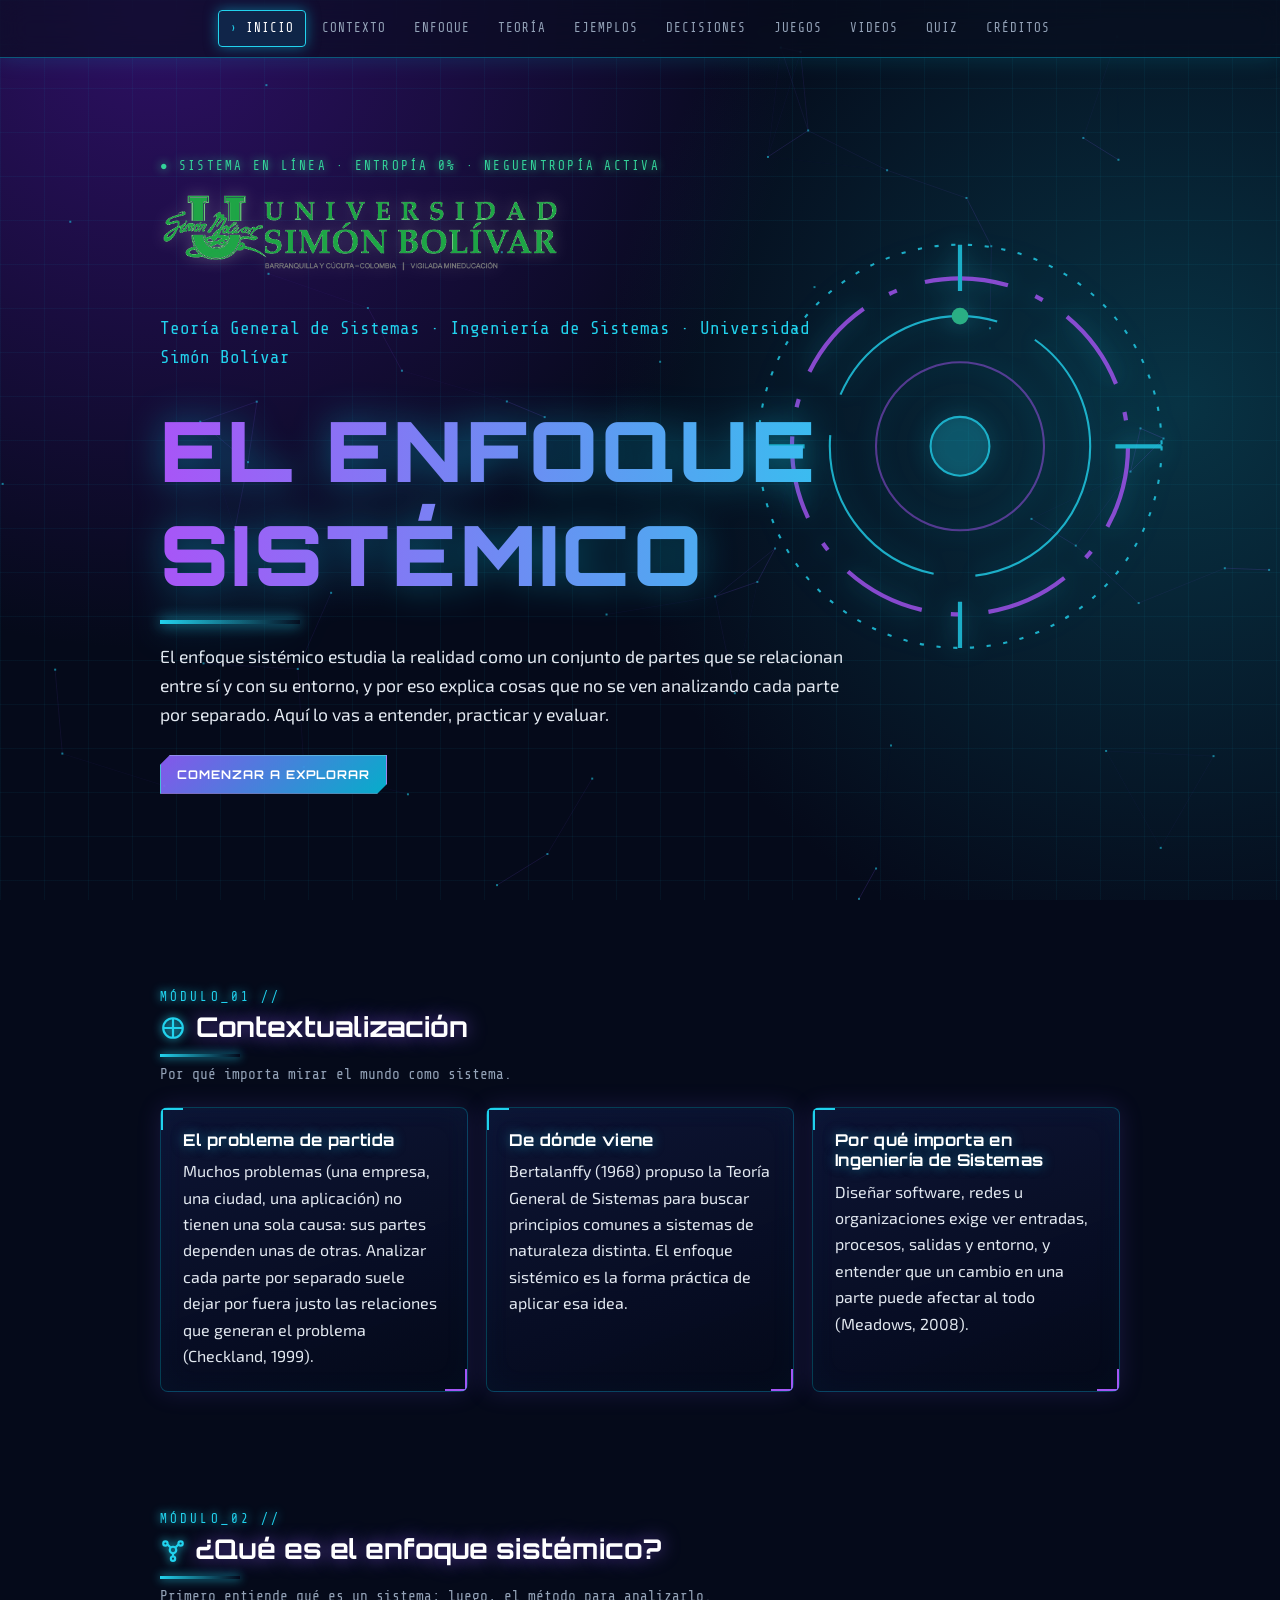
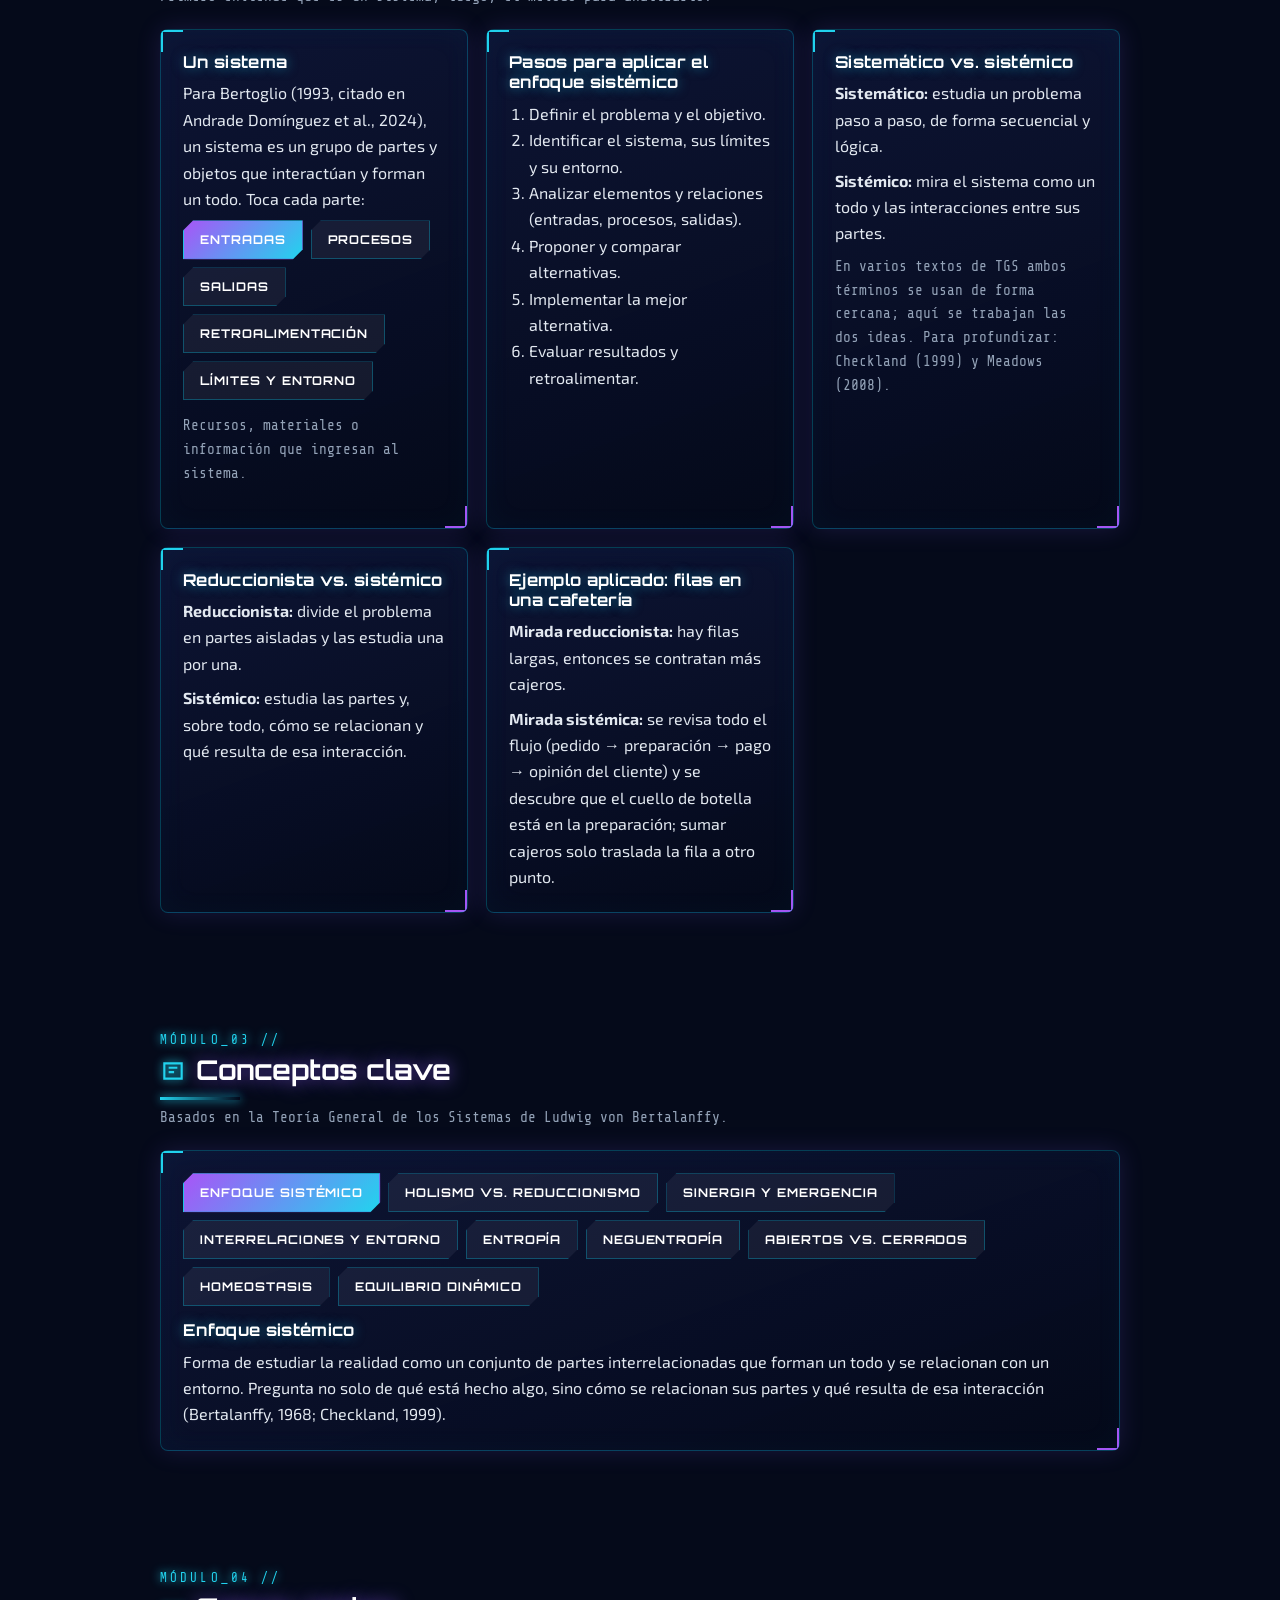
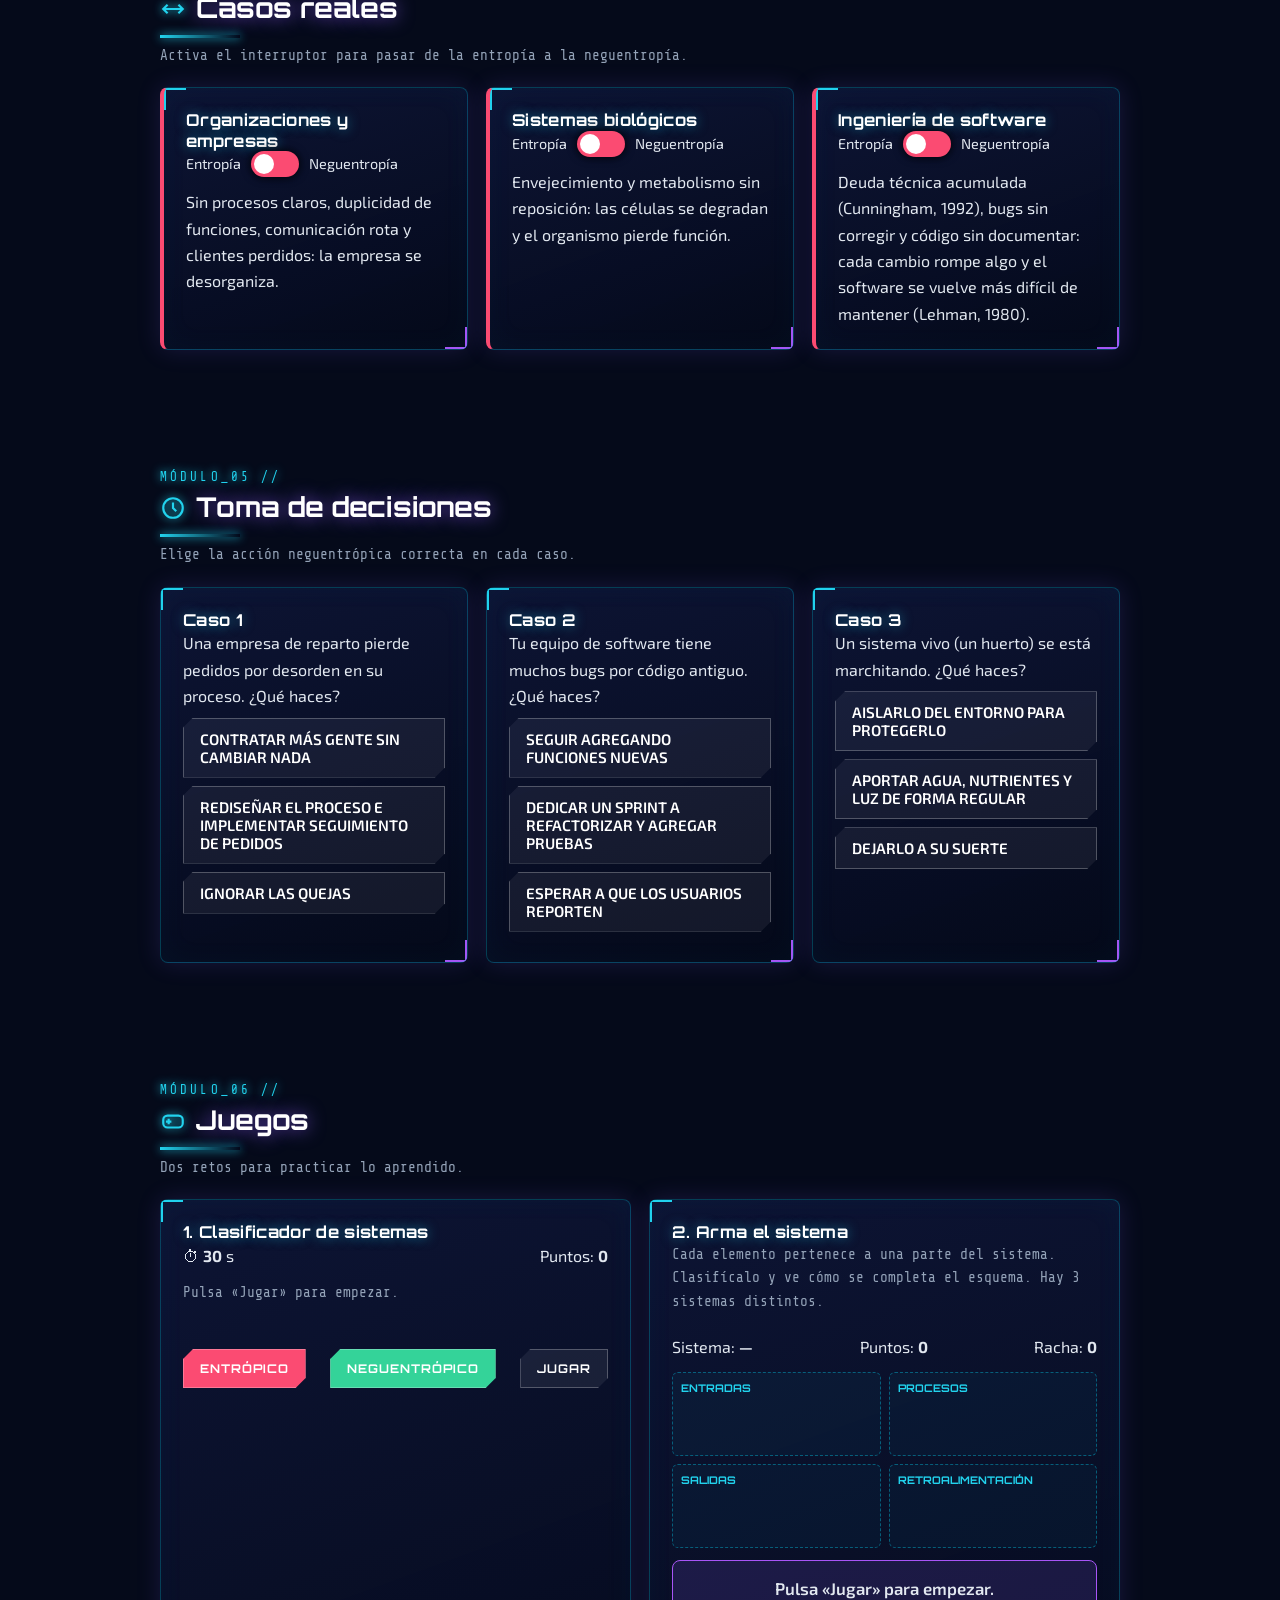
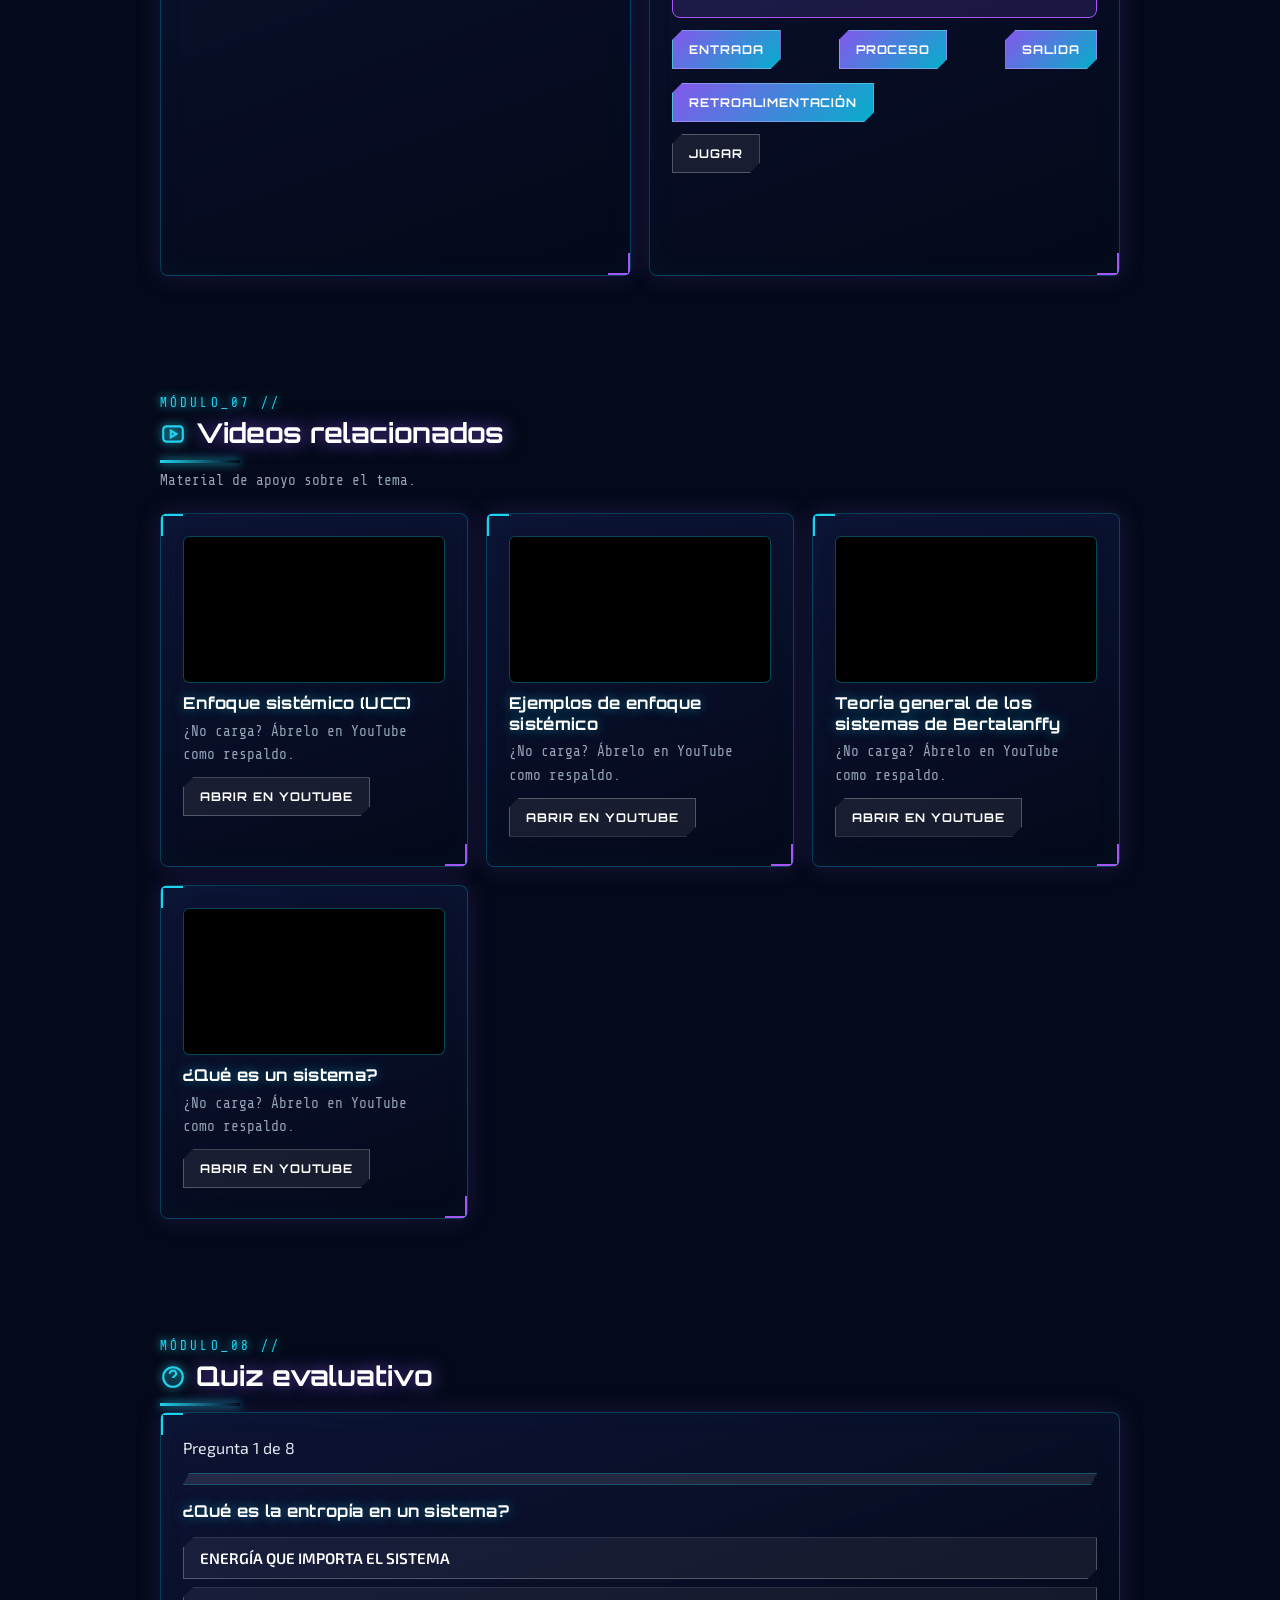
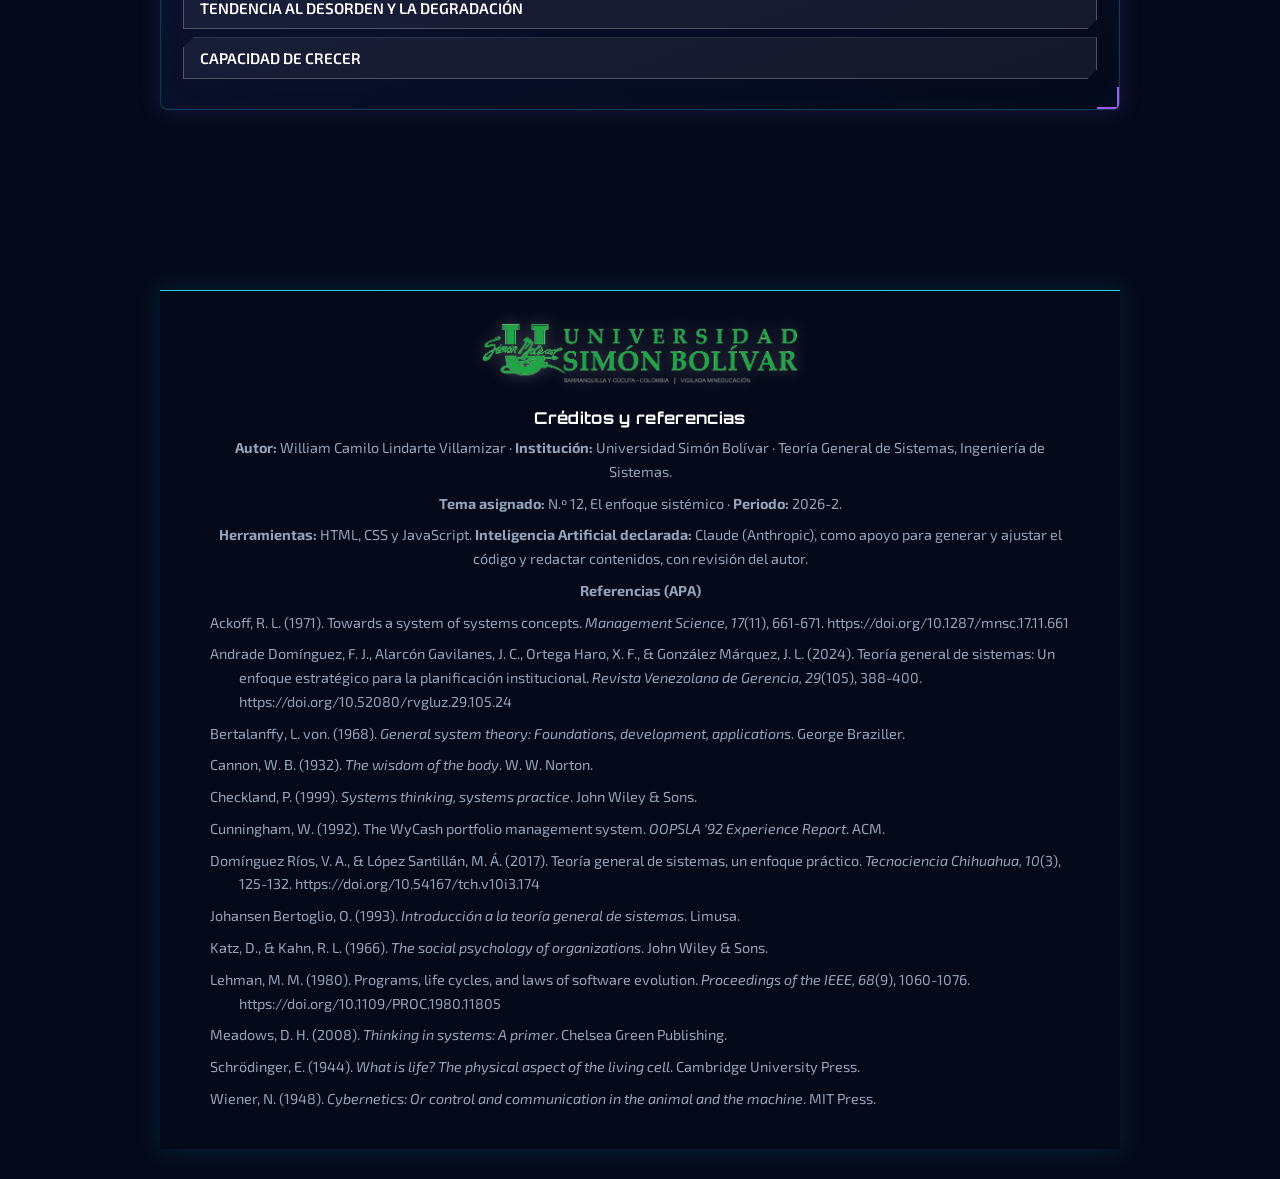
<file: ovas/lindarte-camilo/index.html>
<!DOCTYPE html>
<html lang="es">
<head>
<meta charset="UTF-8">
<meta name="viewport" content="width=device-width, initial-scale=1">
<title>OVA · El enfoque sistémico · TGS</title>
<link rel="preconnect" href="https://fonts.googleapis.com">
<link href="https://fonts.googleapis.com/css2?family=Orbitron:wght@500;700;900&family=Exo+2:wght@400;500;600&family=Share+Tech+Mono&display=swap" rel="stylesheet">
<style>
:root{--bg:#050a1a;--p:#a855f7;--c:#22d3ee;--g:#34d399;--r:#fb4b72;--t:#e2e8f0;--m:#94a3b8}
*{box-sizing:border-box;margin:0}
html{scroll-behavior:smooth;scroll-padding-top:70px}
body{font-family:'Exo 2',sans-serif;color:var(--t);line-height:1.65;background:linear-gradient(rgba(6,182,212,.06) 1px,transparent 1px) 0 0/44px 44px,linear-gradient(90deg,rgba(6,182,212,.06) 1px,transparent 1px) 0 0/44px 44px,radial-gradient(circle at 12% 0,#2e1065 0,transparent 45%),radial-gradient(circle at 92% 45%,#083344 0,transparent 45%),var(--bg);background-attachment:fixed}
body::after{content:"";position:fixed;left:0;right:0;height:120px;top:-120px;pointer-events:none;z-index:40;background:linear-gradient(transparent,rgba(6,182,212,.07),transparent);animation:scan 9s linear infinite}
@keyframes scan{to{transform:translateY(calc(100vh + 240px))}}
h1,h2,h3{font-family:Orbitron,sans-serif;line-height:1.25}
h3{font-size:1.02rem;letter-spacing:.02em}
nav{position:fixed;top:0;left:0;right:0;z-index:50;display:flex;gap:4px;justify-content:center;flex-wrap:wrap;padding:10px;background:rgba(8,13,30,.65);backdrop-filter:blur(14px);border-bottom:1px solid rgba(6,182,212,.45);box-shadow:0 0 22px rgba(6,182,212,.2)}
nav a{font-family:Orbitron,sans-serif;font-size:.68rem;color:var(--m);text-decoration:none;padding:7px 11px;border-radius:4px;border:1px solid transparent;transition:.2s}
nav a:hover,nav a.on{color:#fff;border-color:var(--c);background:rgba(6,182,212,.14);box-shadow:0 0 14px rgba(6,182,212,.55)}
section{max-width:1000px;margin:auto;padding:90px 20px 30px}
h2{font-size:1.55rem;margin-bottom:6px;text-shadow:0 0 18px rgba(139,92,246,.7)}
h2::after{content:"";display:block;width:80px;height:3px;margin:10px 0 4px;background:linear-gradient(90deg,var(--c),transparent);box-shadow:0 0 10px var(--c)}
h2 svg{width:26px;height:26px;vertical-align:-4px;margin-right:10px;stroke:var(--c);fill:none;stroke-width:2;filter:drop-shadow(0 0 5px var(--c))}
.sub{color:var(--m);margin-bottom:20px}
.card{position:relative;border:1px solid rgba(6,182,212,.3);border-radius:8px;padding:22px;backdrop-filter:blur(12px);box-shadow:0 0 24px rgba(139,92,246,.16),inset 0 0 30px rgba(6,182,212,.04);transition:.25s;background:linear-gradient(var(--c),var(--c)) 0 0/18px 2px no-repeat,linear-gradient(var(--c),var(--c)) 0 0/2px 18px no-repeat,linear-gradient(var(--c),var(--c)) 100% 100%/18px 2px no-repeat,linear-gradient(var(--c),var(--c)) 100% 100%/2px 18px no-repeat,rgba(8,15,35,.68)}
.card:hover{transform:translateY(-5px) scale(1.01);border-color:var(--c);box-shadow:0 0 32px rgba(6,182,212,.4)}
.grid{display:grid;grid-template-columns:repeat(auto-fit,minmax(280px,1fr));gap:18px}
#g2i{font-weight:600;font-size:1.05rem;text-align:center;padding:14px;border:1px solid var(--p);border-radius:8px;background:rgba(139,92,246,.15);margin:8px 0 12px;min-height:56px;display:flex;align-items:center;justify-content:center}
.g2map{display:grid;grid-template-columns:repeat(2,1fr);gap:8px;margin:12px 0}
.slot{border:1px dashed rgba(6,182,212,.45);border-radius:6px;padding:8px;min-height:84px;font-size:.78rem}
.slot b{display:block;font:700 .66rem Orbitron,sans-serif;color:var(--c);margin-bottom:4px}
.slot span{display:block;background:rgba(16,185,129,.18);border-radius:4px;padding:3px 6px;margin-top:4px;animation:in .4s}
button,.btn{font:700 .75rem Orbitron,sans-serif;letter-spacing:.04em;color:#fff;background:linear-gradient(135deg,rgba(139,92,246,.95),rgba(6,182,212,.95));border:1px solid rgba(255,255,255,.25);border-radius:6px;padding:11px 16px;cursor:pointer;transition:.2s;text-decoration:none;display:inline-block}
button:hover,.btn:hover{transform:translateY(-3px) scale(1.04);box-shadow:0 0 20px var(--c)}
button:focus-visible,a:focus-visible,summary:focus-visible{outline:2px solid var(--c);outline-offset:3px}
.ghost{background:rgba(255,255,255,.07)}
#hero{min-height:100vh;display:flex;flex-direction:column;justify-content:center}
#hero h1{font-size:clamp(2rem,7vw,4.6rem);font-weight:900;letter-spacing:.02em;background:linear-gradient(90deg,var(--p),var(--c),var(--g),var(--p));background-size:250% 100%;animation:flow 8s linear infinite;-webkit-background-clip:text;background-clip:text;color:transparent;filter:drop-shadow(0 0 18px rgba(6,182,212,.45))}
@keyframes flow{to{background-position:250% 0}}
#hero p{max-width:690px;margin:18px 0 26px;font-size:1.1rem}
.meta{color:var(--c);font-size:.9rem;margin-bottom:10px}
.pulse{animation:pulse 2s infinite}
@keyframes pulse{0%,100%{box-shadow:0 0 0 0 rgba(6,182,212,.6)}50%{box-shadow:0 0 0 14px rgba(6,182,212,0)}}
.tabs{display:flex;gap:8px;flex-wrap:wrap;margin-bottom:14px}
.tabs button{background:rgba(255,255,255,.06);border-color:rgba(6,182,212,.35)}.tabs button.on{background:linear-gradient(135deg,var(--p),var(--c))}
.pane{display:none}.pane.on{display:block;animation:in .4s}
@keyframes in{from{opacity:0;transform:translateY(10px)}to{opacity:1}}
.sw{display:flex;align-items:center;gap:10px;margin-bottom:12px;font-size:.9rem}
.sw input{appearance:none;width:48px;height:26px;border-radius:99px;background:var(--r);position:relative;cursor:pointer;transition:.3s;box-shadow:0 0 10px currentColor}
.sw input::after{content:"";position:absolute;top:3px;left:3px;width:20px;height:20px;border-radius:50%;background:#fff;transition:.3s}
.sw input:checked{background:var(--g)}.sw input:checked::after{left:25px}
.ent{border-left:4px solid var(--r)}.neg{border-left:4px solid var(--g)}
.bar{height:12px;border-radius:3px;background:rgba(255,255,255,.1);overflow:hidden;border:1px solid rgba(6,182,212,.3)}
.bar i{display:block;height:100%;width:0;background:linear-gradient(90deg,var(--p),var(--c),var(--g));box-shadow:0 0 12px var(--c);transition:width .5s}
.opt{display:block;width:100%;text-align:left;margin:8px 0;background:rgba(255,255,255,.06);font-family:'Exo 2',sans-serif;font-size:.95rem;font-weight:600;letter-spacing:0}
.opt.ok{background:var(--g)}.opt.bad{background:var(--r)}
.modal{position:fixed;inset:0;background:rgba(2,6,23,.78);display:none;align-items:center;justify-content:center;z-index:99;padding:20px}
.modal.on{display:flex}.modal .card{max-width:480px;animation:pop .35s}
@keyframes pop{from{transform:scale(.7);opacity:0}}
.big{font:900 2.4rem Orbitron;color:var(--c);text-shadow:0 0 18px var(--c)}
.row{display:flex;gap:14px;flex-wrap:wrap;align-items:center;justify-content:space-between;margin-bottom:12px}
.vid{aspect-ratio:16/9;border-radius:6px;overflow:hidden;background:#000;display:flex;align-items:center;justify-content:center;margin-bottom:10px;border:1px solid rgba(6,182,212,.4)}
.vid iframe{width:100%;height:100%;border:0}
details{margin:8px 0}summary{cursor:pointer;font-weight:600}
footer{margin-top:60px;padding:30px 20px;text-align:center;background:rgba(8,13,30,.7);border-top:1px solid rgba(6,182,212,.45);box-shadow:0 -0 24px rgba(6,182,212,.15);color:var(--m);font-size:.9rem}
footer p{max-width:860px;margin:8px auto}
footer .ref{text-align:left;padding-left:2em;text-indent:-2em}
.dot{position:fixed;width:8px;height:8px;border-radius:50%;pointer-events:none;z-index:200;animation:fly 1s forwards}
@keyframes fly{to{transform:translate(var(--x),var(--y));opacity:0}}
@media(prefers-reduced-motion:reduce){*,body::after{animation:none!important;transition:none!important}}

/* ===== Capa futurista ===== */
body{counter-reset:m}
#net{position:fixed;inset:0;width:100%;height:100%;z-index:0;pointer-events:none;opacity:.7}
section,footer,nav{position:relative;z-index:1}
nav{position:fixed}
#pg{position:fixed;top:0;left:0;height:3px;width:0;z-index:70;background:linear-gradient(90deg,var(--p),var(--c),var(--g));box-shadow:0 0 14px var(--c)}
nav a{font-family:'Share Tech Mono',monospace;font-size:.78rem;letter-spacing:.08em;text-transform:uppercase}
nav a.on::before{content:"› ";color:var(--c)}
h2{counter-increment:m;font-size:1.7rem;color:#fff}
h2::before{content:"MÓDULO_0" counter(m) " //";display:block;font:400 .78rem 'Share Tech Mono',monospace;letter-spacing:.25em;color:var(--c);margin-bottom:6px;text-shadow:0 0 10px var(--c)}
.meta,.sub{font-family:'Share Tech Mono','Exo 2',monospace}
.sub{font-size:.9rem}
.card{background:linear-gradient(var(--c),var(--c)) 0 0/22px 2px no-repeat,linear-gradient(var(--c),var(--c)) 0 0/2px 22px no-repeat,linear-gradient(var(--p),var(--p)) 100% 100%/22px 2px no-repeat,linear-gradient(var(--p),var(--p)) 100% 100%/2px 22px no-repeat,linear-gradient(160deg,rgba(15,23,60,.78),rgba(5,10,26,.82));overflow:hidden}
.card::before{content:"";position:absolute;inset:0;pointer-events:none;background:linear-gradient(110deg,transparent 35%,rgba(34,211,238,.13) 50%,transparent 65%) -150% 0/250% 100% no-repeat;transition:background-position .9s}
.card:hover::before{background-position:150% 0}
.card h3{color:#fff;text-shadow:0 0 12px rgba(34,211,238,.5)}
button,.btn{position:relative;overflow:hidden;clip-path:polygon(10px 0,100% 0,100% calc(100% - 10px),calc(100% - 10px) 100%,0 100%,0 10px);border-radius:0;letter-spacing:.08em;text-transform:uppercase}
button::after,.btn::after{content:"";position:absolute;top:0;left:-70%;width:40%;height:100%;background:linear-gradient(100deg,transparent,rgba(255,255,255,.35),transparent);transform:skewX(-20deg);transition:left .5s}
button:hover::after,.btn:hover::after{left:130%}
.tabs button.on{box-shadow:0 0 18px var(--p)}
#hero{position:relative}
#hero::before{content:"● SISTEMA EN LÍNEA  ·  ENTROPÍA 0%  ·  NEGUENTROPÍA ACTIVA";font:400 .78rem 'Share Tech Mono',monospace;letter-spacing:.18em;color:var(--g);margin-bottom:18px;text-shadow:0 0 10px var(--g);animation:blink 2.4s steps(2) infinite}
@keyframes blink{50%{opacity:.55}}
#hero h1{font-size:clamp(2.2rem,7.5vw,5.2rem);text-transform:uppercase;letter-spacing:.04em}
#hero h1::after{content:"";display:block;height:4px;width:140px;margin-top:14px;background:linear-gradient(90deg,var(--c),transparent);box-shadow:0 0 14px var(--c)}
.orb{position:absolute;right:-30px;top:50%;width:min(420px,46vw);aspect-ratio:1;transform:translateY(-50%);opacity:.8;pointer-events:none}
.orb svg{width:100%;height:100%;overflow:visible;filter:drop-shadow(0 0 12px rgba(34,211,238,.6))}
.orb .r1{transform-origin:50% 50%;animation:spin 28s linear infinite}
.orb .r2{transform-origin:50% 50%;animation:spin 18s linear infinite reverse}
.orb .r3{transform-origin:50% 50%;animation:spin 40s linear infinite}
@keyframes spin{to{transform:rotate(360deg)}}
@media(max-width:700px){.orb{opacity:.25;right:-90px}}
.bar{border-radius:0;clip-path:polygon(6px 0,100% 0,calc(100% - 6px) 100%,0 100%)}
.slot{background:rgba(34,211,238,.04)}
footer{background:linear-gradient(rgba(5,10,26,.9),rgba(5,10,26,.95));border-top:1px solid var(--c)}
::-webkit-scrollbar{width:9px}::-webkit-scrollbar-track{background:#050a1a}::-webkit-scrollbar-thumb{background:linear-gradient(var(--p),var(--c));border-radius:9px}
@media(prefers-reduced-motion:reduce){#net{display:none}}
.usb{display:inline-block;align-self:flex-start;margin-bottom:22px;background:none;border:0;padding:0}
.usb img{width:min(400px,86vw);height:auto;display:block;filter:brightness(1.3) drop-shadow(0 0 8px rgba(255,255,255,.25))}
footer .usb{align-self:auto;margin:0 auto 14px}footer .usb img{width:min(320px,80vw)}
@media(max-width:700px){nav{flex-wrap:nowrap;overflow-x:auto;justify-content:flex-start}nav a{white-space:nowrap;font-size:.7rem;padding:6px 8px}}
</style>
</head>
<body>
<canvas id="net"></canvas><div id="pg"></div>
<nav id="nav">
<a href="#hero">Inicio</a><a href="#contexto">Contexto</a><a href="#enfoque">Enfoque</a><a href="#teoria">Teoría</a><a href="#casos">Ejemplos</a><a href="#decisiones">Decisiones</a><a href="#juegos">Juegos</a><a href="#videos">Videos</a><a href="#quiz">Quiz</a><a href="#creditos">Créditos</a>
</nav>

<section id="hero">
<a class="usb" href="https://unisimon.edu.co" target="_blank" rel="noopener"><img src="[data-uri]" alt="Logo de la Universidad Simón Bolívar" onerror="this.parentNode.style.display='none'"></a>
<div class="orb"><svg viewBox="0 0 200 200" fill="none" stroke="#22d3ee" stroke-width="1"><circle cx="100" cy="100" r="96" stroke-dasharray="2 6" class="r3"/><g class="r1"><circle cx="100" cy="100" r="80" stroke-dasharray="40 14 4 14" stroke="#a855f7" stroke-width="2"/></g><g class="r2"><circle cx="100" cy="100" r="62" stroke-dasharray="90 20"/><circle cx="100" cy="38" r="4" fill="#34d399" stroke="none"/></g><circle cx="100" cy="100" r="40" stroke="#a855f7" opacity=".6"/><circle cx="100" cy="100" r="14" fill="#22d3ee" fill-opacity=".25"/><path d="M100 4v22M100 174v22M4 100h22M174 100h22" stroke-width="2"/></svg></div>
<p class="meta">Teoría General de Sistemas · Ingeniería de Sistemas · Universidad Simón Bolívar</p>
<h1>El enfoque sistémico</h1>
<p>El enfoque sistémico estudia la realidad como un conjunto de partes que se relacionan entre sí y con su entorno, y por eso explica cosas que no se ven analizando cada parte por separado. Aquí lo vas a entender, practicar y evaluar.</p>
<div><a class="btn pulse" href="#teoria">Comenzar a explorar</a></div>
</section>

<section id="contexto">
<h2><svg viewBox="0 0 24 24"><circle cx="12" cy="12" r="9"/><path d="M12 3v18M3 12h18"/></svg>Contextualización</h2>
<p class="sub">Por qué importa mirar el mundo como sistema.</p>
<div class="grid">
<div class="card"><h3>El problema de partida</h3><p style="margin-top:8px">Muchos problemas (una empresa, una ciudad, una aplicación) no tienen una sola causa: sus partes dependen unas de otras. Analizar cada parte por separado suele dejar por fuera justo las relaciones que generan el problema (Checkland, 1999).</p></div>
<div class="card"><h3>De dónde viene</h3><p style="margin-top:8px">Bertalanffy (1968) propuso la Teoría General de Sistemas para buscar principios comunes a sistemas de naturaleza distinta. El enfoque sistémico es la forma práctica de aplicar esa idea.</p></div>
<div class="card"><h3>Por qué importa en Ingeniería de Sistemas</h3><p style="margin-top:8px">Diseñar software, redes u organizaciones exige ver entradas, procesos, salidas y entorno, y entender que un cambio en una parte puede afectar al todo (Meadows, 2008).</p></div>
</div></section>

<section id="enfoque">
<h2><svg viewBox="0 0 24 24"><circle cx="12" cy="12" r="3"/><circle cx="5" cy="6" r="2"/><circle cx="19" cy="6" r="2"/><circle cx="12" cy="20" r="2"/><path d="M7 7l3 3M17 7l-3 3M12 15v3"/></svg>¿Qué es el enfoque sistémico?</h2>
<p class="sub">Primero entiende qué es un sistema; luego, el método para analizarlo.</p>
<div class="grid">
<div class="card"><h3>Un sistema</h3><p style="margin:8px 0">Para Bertoglio (1993, citado en Andrade Domínguez et al., 2024), un sistema es un grupo de partes y objetos que interactúan y forman un todo. Toca cada parte:</p>
<div class="tabs" id="chips"></div><p id="chipinfo" class="sub" style="min-height:70px"></p></div>
<div class="card"><h3>Pasos para aplicar el enfoque sistémico</h3>
<ol style="padding-left:20px;margin-top:8px"><li>Definir el problema y el objetivo.</li><li>Identificar el sistema, sus límites y su entorno.</li><li>Analizar elementos y relaciones (entradas, procesos, salidas).</li><li>Proponer y comparar alternativas.</li><li>Implementar la mejor alternativa.</li><li>Evaluar resultados y retroalimentar.</li></ol></div>
<div class="card"><h3>Sistemático vs. sistémico</h3>
<p style="margin:8px 0"><b>Sistemático:</b> estudia un problema paso a paso, de forma secuencial y lógica.</p>
<p><b>Sistémico:</b> mira el sistema como un todo y las interacciones entre sus partes.</p>
<p class="sub" style="margin-top:8px">En varios textos de TGS ambos términos se usan de forma cercana; aquí se trabajan las dos ideas. Para profundizar: Checkland (1999) y Meadows (2008).</p></div>
<div class="card"><h3>Reduccionista vs. sistémico</h3>
<p style="margin:8px 0"><b>Reduccionista:</b> divide el problema en partes aisladas y las estudia una por una.</p>
<p><b>Sistémico:</b> estudia las partes y, sobre todo, cómo se relacionan y qué resulta de esa interacción.</p></div>
<div class="card"><h3>Ejemplo aplicado: filas en una cafetería</h3>
<p style="margin:8px 0"><b>Mirada reduccionista:</b> hay filas largas, entonces se contratan más cajeros.</p>
<p><b>Mirada sistémica:</b> se revisa todo el flujo (pedido → preparación → pago → opinión del cliente) y se descubre que el cuello de botella está en la preparación; sumar cajeros solo traslada la fila a otro punto.</p></div>
</div>
</section>

<section id="teoria">
<h2><svg viewBox="0 0 24 24"><path d="M4 5h16v14H4zM8 9h8M8 13h5"/></svg>Conceptos clave</h2>
<p class="sub">Basados en la Teoría General de los Sistemas de Ludwig von Bertalanffy.</p>
<div class="card">
<div class="tabs" id="tabs"></div><div id="panes"></div>
</div>
</section>

<section id="casos">
<h2><svg viewBox="0 0 24 24"><path d="M3 12h18M7 8l-4 4 4 4M17 8l4 4-4 4"/></svg>Casos reales</h2>
<p class="sub">Activa el interruptor para pasar de la entropía a la neguentropía.</p>
<div class="grid" id="cases"></div>
</section>

<section id="decisiones">
<h2><svg viewBox="0 0 24 24"><circle cx="12" cy="12" r="9"/><path d="M12 7v5l3 3"/></svg>Toma de decisiones</h2>
<p class="sub">Elige la acción neguentrópica correcta en cada caso.</p>
<div class="grid" id="dec"></div>
</section>

<section id="juegos">
<h2><svg viewBox="0 0 24 24"><rect x="3" y="7" width="18" height="11" rx="4"/><path d="M8 10v5M5.5 12.5h5"/></svg>Juegos</h2>
<p class="sub">Dos retos para practicar lo aprendido.</p>
<div class="grid">
<div class="card" id="g1">
<h3>1. Clasificador de sistemas</h3>
<div class="row"><span>⏱ <b id="g1t">30</b> s</span><span>Puntos: <b id="g1p">0</b></span></div>
<p id="g1e" class="sub" style="min-height:48px">Pulsa «Jugar» para empezar.</p>
<div class="row"><button id="g1a" disabled style="background:var(--r)">Entrópico</button><button id="g1b" disabled style="background:var(--g)">Neguentrópico</button><button id="g1s" class="ghost">Jugar</button></div>
</div>
<div class="card" id="g2">
<h3>2. Arma el sistema</h3>
<p class="sub">Cada elemento pertenece a una parte del sistema. Clasifícalo y ve cómo se completa el esquema. Hay 3 sistemas distintos.</p>
<div class="row"><span>Sistema: <b id="g2n">—</b></span><span>Puntos: <b id="g2p">0</b></span><span>Racha: <b id="g2r">0</b></span></div>
<div class="g2map"><div class="slot" id="sl0"><b>ENTRADAS</b></div><div class="slot" id="sl1"><b>PROCESOS</b></div><div class="slot" id="sl2"><b>SALIDAS</b></div><div class="slot" id="sl3"><b>RETROALIMENTACIÓN</b></div></div>
<div id="g2i">Pulsa «Jugar» para empezar.</div>
<div class="row"><button class="g2c" data-c="0" disabled>Entrada</button><button class="g2c" data-c="1" disabled>Proceso</button><button class="g2c" data-c="2" disabled>Salida</button><button class="g2c" data-c="3" disabled>Retroalimentación</button></div>
<div class="row"><button id="g2s" class="ghost">Jugar</button></div>
<p id="g2m" class="sub" style="min-height:48px"></p>
</div>
</div>
</section>

<section id="videos">
<h2><svg viewBox="0 0 24 24"><rect x="3" y="5" width="18" height="14" rx="3"/><path d="M10 9l5 3-5 3z"/></svg>Videos relacionados</h2>
<p class="sub">Material de apoyo sobre el tema.</p>
<p id="vnote" class="sub" style="display:none;color:#fbbf24">Estás abriendo el archivo directamente desde tu computador. YouTube bloquea los videos incrustados en ese caso (error 153). Para verlos aquí, ábrelo con un servidor local (extensión «Live Server» de VS Code) o súbelo a GitHub Pages o Netlify.</p><div class="grid" id="vids"></div>
</section>

<section id="quiz">
<h2><svg viewBox="0 0 24 24"><path d="M9 9a3 3 0 116 0c0 2-3 2-3 4M12 17h.01"/><circle cx="12" cy="12" r="9"/></svg>Quiz evaluativo</h2>
<div class="card" id="qbox"></div>
</section>

<section id="creditos">
<footer>
<a class="usb" href="https://unisimon.edu.co" target="_blank" rel="noopener"><img src="[data-uri]" alt="Logo de la Universidad Simón Bolívar" onerror="this.parentNode.style.display='none'"></a>
<h3 style="color:#fff">Créditos y referencias</h3>
<p><b>Autor:</b> William Camilo Lindarte Villamizar · <b>Institución:</b> Universidad Simón Bolívar · Teoría General de Sistemas, Ingeniería de Sistemas.</p>
<p><b>Tema asignado:</b> N.º 12, El enfoque sistémico · <b>Periodo:</b> 2026-2.</p>
<p><b>Herramientas:</b> HTML, CSS y JavaScript. <b>Inteligencia Artificial declarada:</b> Claude (Anthropic), como apoyo para generar y ajustar el código y redactar contenidos, con revisión del autor.</p>
<p><b>Referencias (APA)</b></p>
<p class="ref">Ackoff, R. L. (1971). Towards a system of systems concepts. <i>Management Science, 17</i>(11), 661-671. https://doi.org/10.1287/mnsc.17.11.661</p>
<p class="ref">Andrade Domínguez, F. J., Alarcón Gavilanes, J. C., Ortega Haro, X. F., &amp; González Márquez, J. L. (2024). Teoría general de sistemas: Un enfoque estratégico para la planificación institucional. <i>Revista Venezolana de Gerencia, 29</i>(105), 388-400. https://doi.org/10.52080/rvgluz.29.105.24</p>
<p class="ref">Bertalanffy, L. von. (1968). <i>General system theory: Foundations, development, applications</i>. George Braziller.</p>
<p class="ref">Cannon, W. B. (1932). <i>The wisdom of the body</i>. W. W. Norton.</p>
<p class="ref">Checkland, P. (1999). <i>Systems thinking, systems practice</i>. John Wiley &amp; Sons.</p>
<p class="ref">Cunningham, W. (1992). The WyCash portfolio management system. <i>OOPSLA '92 Experience Report</i>. ACM.</p>
<p class="ref">Domínguez Ríos, V. A., &amp; López Santillán, M. Á. (2017). Teoría general de sistemas, un enfoque práctico. <i>Tecnociencia Chihuahua, 10</i>(3), 125-132. https://doi.org/10.54167/tch.v10i3.174</p>
<p class="ref">Johansen Bertoglio, O. (1993). <i>Introducción a la teoría general de sistemas</i>. Limusa.</p>
<p class="ref">Katz, D., &amp; Kahn, R. L. (1966). <i>The social psychology of organizations</i>. John Wiley &amp; Sons.</p>
<p class="ref">Lehman, M. M. (1980). Programs, life cycles, and laws of software evolution. <i>Proceedings of the IEEE, 68</i>(9), 1060-1076. https://doi.org/10.1109/PROC.1980.11805</p>
<p class="ref">Meadows, D. H. (2008). <i>Thinking in systems: A primer</i>. Chelsea Green Publishing.</p>
<p class="ref">Schrödinger, E. (1944). <i>What is life? The physical aspect of the living cell</i>. Cambridge University Press.</p>
<p class="ref">Wiener, N. (1948). <i>Cybernetics: Or control and communication in the animal and the machine</i>. MIT Press.</p>
</footer>
</section>

<div class="modal" id="modal"><div class="card"><h3 id="mt"></h3><p id="mb" style="margin:10px 0 16px"></p><button onclick="modal.classList.remove('on')">Entendido</button></div></div>

<script>
const $=s=>document.querySelector(s),modal=$('#modal');
let ac;function beep(ok){try{ac=ac||new AudioContext();const o=ac.createOscillator(),g=ac.createGain();o.frequency.value=ok?660:180;o.type=ok?'sine':'sawtooth';g.gain.value=.08;o.connect(g);g.connect(ac.destination);o.start();o.stop(ac.currentTime+.15)}catch(e){}}
function confetti(){for(let i=0;i<30;i++){const d=document.createElement('i');d.className='dot';d.style.left='50%';d.style.top='50%';d.style.background=['#8b5cf6','#06b6d4','#10b981'][i%3];d.style.setProperty('--x',(Math.random()*600-300)+'px');d.style.setProperty('--y',(Math.random()*500-250)+'px');document.body.append(d);setTimeout(()=>d.remove(),1000)}}
const fb=ok=>{beep(ok);if(ok)confetti()};
function show(t,b){$('#mt').textContent=t;$('#mb').textContent=b;modal.classList.add('on')}

const C=[["Entradas","Recursos, materiales o información que ingresan al sistema."],["Procesos","Actividades que transforman las entradas en salidas."],["Salidas","Resultados o productos que el sistema entrega al entorno."],["Retroalimentación","Información de las salidas que regresa al sistema para corregirlo o mejorarlo."],["Límites y entorno","El límite separa al sistema de su entorno, con el que intercambia energía e información."]];
C.forEach((c,i)=>{const b=document.createElement('button');b.textContent=c[0];b.onclick=()=>{document.querySelectorAll('#chips button').forEach((x,j)=>x.classList.toggle('on',i==j));$('#chipinfo').textContent=c[1];beep(1)};$('#chips').append(b)});$('#chips button').click();
const T=[
["Enfoque sistémico","Forma de estudiar la realidad como un conjunto de partes interrelacionadas que forman un todo y se relacionan con un entorno. Pregunta no solo de qué está hecho algo, sino cómo se relacionan sus partes y qué resulta de esa interacción (Bertalanffy, 1968; Checkland, 1999)."],
["Holismo vs. reduccionismo","El reduccionismo explica el todo descomponiéndolo en partes aisladas; el holismo sostiene que el todo tiene propiedades que no se ven en las partes por separado. El enfoque sistémico no descarta analizar partes, pero exige volver a integrarlas (Checkland, 1999)."],
["Sinergia y emergencia","Sinergia: el todo logra más (o algo distinto) que la suma de sus partes. Las propiedades emergentes aparecen solo por la interacción; por ejemplo, el tráfico de una ciudad no se explica mirando un solo carro (Bertalanffy, 1968; Meadows, 2008)."],
["Interrelaciones y entorno","Lo que importa son las relaciones: un cambio en una parte repercute en otras, y el sistema intercambia con su entorno a través de sus límites (Ackoff, 1971; Meadows, 2008)."],
["Entropía","Medida del desorden de un sistema. Según la segunda ley de la termodinámica, en un sistema cerrado tiende a aumentar hasta el equilibrio estático, que equivale a la desorganización total (Bertalanffy, 1968). Ejemplo: una oficina sin mantenimiento ni normas."],
["Neguentropía","Entropía negativa: la energía e información que un sistema importa para conservar o aumentar su organización. Es lo que le permite sobrevivir y crecer. La idea de «entropía negativa» fue planteada por Schrödinger (1944) para explicar cómo los seres vivos mantienen su orden. Según Ackoff (1971; citado en Andrade Domínguez et al., 2024), en los sistemas abiertos la entropía se contrarresta suministrando neguentropía o información. Ejemplo: capacitar al personal o refactorizar código."],
["Abiertos vs. cerrados","Los sistemas abiertos intercambian materia, energía e información con su entorno (Bertalanffy, 1968); los cerrados no, así que su entropía solo aumenta. Katz y Kahn (1966) sostienen que las organizaciones sociales son sistemas abiertos."],
["Homeostasis","Capacidad del sistema de regular sus variables internas frente a perturbaciones externas mediante retroalimentación. El término lo introdujo Cannon (1932) y Wiener (1948) formalizó la retroalimentación en la cibernética. Ejemplo: el cuerpo mantiene su temperatura en torno a 37 °C."],
["Equilibrio dinámico","Estado estacionario de un sistema abierto: mantiene su estructura aunque entren y salgan flujos constantemente. Bertalanffy lo llama «Fliessgleichgewicht»; es lo contrario del equilibrio estático de la muerte térmica."]];
T.forEach((t,i)=>{const b=document.createElement('button');b.textContent=t[0];b.onclick=()=>sel(i);$('#tabs').append(b);const p=document.createElement('div');p.className='pane';p.innerHTML=`<h3>${t[0]}</h3><p style="margin-top:8px">${t[1]}</p>`;$('#panes').append(p)});
function sel(i){document.querySelectorAll('#tabs button').forEach((b,j)=>b.classList.toggle('on',i==j));document.querySelectorAll('.pane').forEach((p,j)=>p.classList.toggle('on',i==j))}sel(0);

[["Organizaciones y empresas","Sin procesos claros, duplicidad de funciones, comunicación rota y clientes perdidos: la empresa se desorganiza.","Reestructuración de procesos, innovación y cultura de mejora continua: la empresa recupera orden y mercado."],
["Sistemas biológicos","Envejecimiento y metabolismo sin reposición: las células se degradan y el organismo pierde función.","Nutrición, descanso y alimentación adecuada: el organismo importa energía y se mantiene en equilibrio dinámico."],
["Ingeniería de software","Deuda técnica acumulada (Cunningham, 1992), bugs sin corregir y código sin documentar: cada cambio rompe algo y el software se vuelve más difícil de mantener (Lehman, 1980).","Refactorización, pruebas y mantenimiento: el código se ordena y el sistema evoluciona con seguridad."]].forEach(c=>{
const d=document.createElement('div');d.className='card ent';d.innerHTML=`<h3>${c[0]}</h3><label class="sw"><span>Entropía</span><input type="checkbox" aria-label="Cambiar a neguentropía"><span>Neguentropía</span></label><p>${c[1]}</p>`;
d.querySelector('input').onchange=e=>{d.className='card '+(e.target.checked?'neg':'ent');d.querySelector('p').textContent=e.target.checked?c[2]:c[1];if(e.target.checked)fb(1)};$('#cases').append(d)});

const D=[["Una empresa de reparto pierde pedidos por desorden en su proceso. ¿Qué haces?",["Contratar más gente sin cambiar nada","Rediseñar el proceso e implementar seguimiento de pedidos","Ignorar las quejas"],1,"Rediseñar el proceso importa información y orden al sistema (neguentropía). Contratar sin cambiar el proceso solo multiplica el desorden."],
["Tu equipo de software tiene muchos bugs por código antiguo. ¿Qué haces?",["Seguir agregando funciones nuevas","Dedicar un sprint a refactorizar y agregar pruebas","Esperar a que los usuarios reporten"],1,"Refactorizar reduce la deuda técnica y mantiene el orden interno. Agregar funciones sobre una base frágil acelera la entropía."],
["Un sistema vivo (un huerto) se está marchitando. ¿Qué haces?",["Aislarlo del entorno para protegerlo","Aportar agua, nutrientes y luz de forma regular","Dejarlo a su suerte"],1,"Un sistema abierto necesita intercambio con su entorno. Aislarlo (volverlo cerrado) aumenta su entropía."]];
D.forEach((q,n)=>{const d=document.createElement('div');d.className='card';d.innerHTML=`<h3>Caso ${n+1}</h3><p>${q[0]}</p>`;q[1].forEach((o,i)=>{const b=document.createElement('button');b.className='opt';b.textContent=o;b.onclick=()=>{const ok=i==q[2];b.classList.add(ok?'ok':'bad');fb(ok);show(ok?'¡Correcto!':'Revisa tu decisión',q[3])};d.append(b)});$('#dec').append(d)});

const E=[["Un servidor sin actualizaciones se vuelve inestable",0],["Una empresa implementa un plan de mejora continua",1],["Una oficina acumula documentos sin archivar",0],["Un atleta se alimenta y descansa según su plan",1],["Un equipo pierde comunicación y duplica tareas",0],["Un equipo hace refactorización y pruebas",1],["Un edificio sin mantenimiento se deteriora",0],["Una universidad actualiza su plan de estudios",1],["Un sistema cerrado se queda sin recursos",0],["Una célula incorpora nutrientes del entorno",1]];
let g1={p:0,t:30,i:null,cur:null};
function g1next(){g1.cur=E[Math.floor(Math.random()*E.length)];$('#g1e').textContent=g1.cur[0]}
function g1ans(v){if(!g1.i)return;const ok=g1.cur[1]==v;g1.p+=ok?10:-5;$('#g1p').textContent=g1.p;fb(ok);g1next()}
$('#g1a').onclick=()=>g1ans(0);$('#g1b').onclick=()=>g1ans(1);
$('#g1s').onclick=()=>{clearInterval(g1.i);g1={p:0,t:30,i:null};$('#g1p').textContent=0;$('#g1t').textContent=30;$('#g1a').disabled=$('#g1b').disabled=false;g1next();g1.i=setInterval(()=>{$('#g1t').textContent=--g1.t;if(g1.t<=0){clearInterval(g1.i);g1.i=null;$('#g1a').disabled=$('#g1b').disabled=true;$('#g1e').textContent='Tiempo terminado. Puntaje final: '+g1.p;if(g1.p>=50)confetti()}},1000)};

const S=[["Cafetería universitaria",[["Granos de café y leche",0],["Pedidos de los clientes",0],["Preparar las bebidas",1],["Cobrar en caja",1],["Café servido en la mesa",2],["Clientes atendidos",2],["Encuesta de satisfacción",3],["Quejas que cambian la carta",3]]],
["Hospital",[["Pacientes que llegan a urgencias",0],["Medicamentos e insumos",0],["Triaje y diagnóstico",1],["Cirugía y tratamiento",1],["Pacientes dados de alta",2],["Informe de resultados",2],["Revisión de casos con complicaciones",3],["Indicador de reingresos",3]]],
["App de domicilios",[["Pedidos de los usuarios",0],["Ubicación GPS de los repartidores",0],["Asignar repartidor al pedido",1],["Calcular la mejor ruta",1],["Pedido entregado",2],["Factura enviada al cliente",2],["Calificación del servicio",3],["Reporte de entregas tardías",3]]]];
const DEF=["Entrada: lo que ingresa al sistema desde el entorno.","Proceso: actividad que transforma las entradas.","Salida: lo que el sistema entrega al entorno.","Retroalimentación: información de los resultados que regresa para corregir o mejorar."];
let g={si:0,items:[],idx:0,p:0,st:0,on:false};
const g2btn=d=>document.querySelectorAll('.g2c').forEach(b=>b.disabled=d);
function g2draw(){$('#g2p').textContent=g.p;$('#g2r').textContent=g.st}
function g2load(){const sy=S[g.si];g.items=sy[1].slice().sort(()=>Math.random()-.5);g.idx=0;$('#g2n').textContent=sy[0];document.querySelectorAll('.slot span').forEach(x=>x.remove());g2btn(false);$('#g2i').textContent=g.items[0][0]}
function g2start(){g={si:0,items:[],idx:0,p:0,st:0,on:true};g2draw();$('#g2m').textContent='Elige a qué parte del sistema pertenece cada elemento.';g2load()}
document.querySelectorAll('.g2c').forEach(b=>b.onclick=()=>{if(!g.on)return;const it=g.items[g.idx],c=+b.dataset.c;
if(it[1]==c){g.p+=10+Math.min(g.st,5)*2;g.st++;const sp=document.createElement('span');sp.textContent=it[0];$('#sl'+c).append(sp);fb(1);g.idx++;g2draw();
if(g.idx>=g.items.length){g2btn(true);g.si++;if(g.si>=S.length){g.on=false;$('#g2i').textContent='¡Juego completo!';$('#g2m').textContent='Puntaje final: '+g.p+'. Armaste los tres sistemas.';confetti()}else{$('#g2m').textContent='¡Sistema completo! Vamos con el siguiente.';$('#g2i').textContent='Cargando…';setTimeout(()=>{if(g.on){g2load();$('#g2m').textContent=''}},1400)}}else{$('#g2i').textContent=g.items[g.idx][0];$('#g2m').textContent=''}}
else{g.p=Math.max(0,g.p-5);g.st=0;fb(0);g2draw();$('#g2m').textContent='Todavía no. Recuerda → '+DEF[c]}});
$('#g2s').onclick=g2start;

const V=[["Enfoque sistémico (UCC)","Enfoque sistémico UCC","RmdLvfEie04"],["Ejemplos de enfoque sistémico","Ejemplos de enfoque sistémico ingeniería de sistemas","09pB3siSBBQ"],["Teoría general de los sistemas de Bertalanffy","Teoría general de los sistemas de Ludwig von Bertalanffy resumen animado","QbBy20GPlqc"],["¿Qué es un sistema?","¿Qué es un sistema? Villaseñor","RPJjv8Iy-ss"]];
if(location.protocol==='file:')$('#vnote').style.display='block';
V.forEach(v=>{const d=document.createElement('div');d.className='card';const q=encodeURIComponent(v[1]);d.innerHTML=`<div class="vid">${v[2]?`<iframe src="https://www.youtube.com/embed/${v[2]}?rel=0" title="${v[0]}" allow="accelerometer; autoplay; clipboard-write; encrypted-media; gyroscope; picture-in-picture; web-share" referrerpolicy="strict-origin-when-cross-origin" allowfullscreen loading="lazy"></iframe>`:'<span class="sub">Video pendiente de ID</span>'}</div><h3>${v[0]}</h3><p style="margin:6px 0 10px" class="sub">¿No carga? Ábrelo en YouTube como respaldo.</p><a class="btn ghost" target="_blank" rel="noopener" href="${v[2]?'https://www.youtube.com/watch?v='+v[2]:'https://www.youtube.com/results?search_query='+q}">Abrir en YouTube</a>`;$('#vids').append(d)});

const Q=[["¿Qué es la entropía en un sistema?",["Energía que importa el sistema","Tendencia al desorden y la degradación","Capacidad de crecer"],1],
["¿Qué caracteriza al enfoque sistémico?",["Estudiar cada parte por separado sin mirar el resto","Ver el sistema como un todo cuyas partes interactúan entre sí y con su entorno","Ignorar el entorno"],1],
["¿Quién formuló la Teoría General de los Sistemas?",["Ludwig von Bertalanffy","Isaac Newton","Peter Drucker"],0],
["¿Qué función cumple la retroalimentación en un sistema?",["Eliminar las entradas","Devolver información de las salidas para corregir o mejorar","Aumentar la entropía"],1],
["En software, ¿qué acción es neguentrópica?",["Acumular deuda técnica","Ignorar bugs","Refactorizar y dar mantenimiento"],2],
["¿Qué es la sinergia?",["Que el todo logra más o distinto que la suma de sus partes","Que cada parte trabaja aislada","Que el sistema se desordena"],0],
["¿En qué se diferencia el enfoque reduccionista del sistémico?",["En que el reduccionista estudia partes aisladas y el sistémico también sus relaciones","En que el sistémico ignora las partes","No se diferencian"],0],
["Sumar cajeros no acortó la fila porque el cuello de botella estaba en la preparación. ¿Qué falló?",["Faltó mirar el flujo completo del sistema","Faltaron más clientes","El café era malo"],0]];
let qi=0,qa=[];
function qr(){const b=$('#qbox');if(qi>=Q.length){const sc=qa.filter((a,i)=>a==Q[i][2]).length;b.innerHTML=`<p class="sub">Resultado</p><div class="big" id="sc">0 / ${Q.length}</div><div class="bar"><i style="width:${sc/Q.length*100}%"></i></div><div style="margin:14px 0">${Q.map((q,i)=>`<p>${qa[i]==q[2]?'✅':'❌'} ${q[0]}<br><span class="sub">Correcta: ${q[1][q[2]]}${qa[i]!=q[2]?' · Tu respuesta: '+q[1][qa[i]]:''}</span></p>`).join('')}</div><button onclick="qi=0;qa=[];qr()">Reintentar</button>`;let n=0;const iv=setInterval(()=>{$('#sc').textContent=n+' / '+Q.length;if(n++>=sc)clearInterval(iv)},250);if(sc>=4)confetti();return}
const q=Q[qi];b.innerHTML=`<div class="row"><span>Pregunta ${qi+1} de ${Q.length}</span></div><div class="bar"><i style="width:${qi/Q.length*100}%"></i></div><h3 style="margin:16px 0">${q[0]}</h3>`;
q[1].forEach((o,i)=>{const x=document.createElement('button');x.className='opt';x.textContent=o;x.onclick=()=>{qa.push(i);fb(i==q[2]);qi++;setTimeout(qr,350)};b.append(x)})}
qr();

const links=[...document.querySelectorAll('#nav a')];
const io=new IntersectionObserver(es=>es.forEach(e=>{if(e.isIntersecting)links.forEach(a=>a.classList.toggle('on',a.getAttribute('href')=='#'+e.target.id))}),{rootMargin:'-45% 0px -50% 0px'});
document.querySelectorAll('section').forEach(s=>io.observe(s));

const cv=$('#net'),cx=cv.getContext('2d');let W,H,N=[];
function rs(){W=cv.width=innerWidth;H=cv.height=innerHeight;N=Array.from({length:Math.min(70,Math.round(W*H/20000))},()=>({x:Math.random()*W,y:Math.random()*H,vx:(Math.random()-.5)*.35,vy:(Math.random()-.5)*.35}))}
function dr(){cx.clearRect(0,0,W,H);N.forEach((a,i)=>{a.x+=a.vx;a.y+=a.vy;if(a.x<0||a.x>W)a.vx*=-1;if(a.y<0||a.y>H)a.vy*=-1;cx.fillStyle='rgba(34,211,238,.8)';cx.fillRect(a.x-1,a.y-1,2,2);for(let j=i+1;j<N.length;j++){const b=N[j],d=Math.hypot(a.x-b.x,a.y-b.y);if(d<130){cx.strokeStyle='rgba(139,92,246,'+(.35*(1-d/130))+')';cx.beginPath();cx.moveTo(a.x,a.y);cx.lineTo(b.x,b.y);cx.stroke()}}});requestAnimationFrame(dr)}
rs();addEventListener('resize',rs);if(!matchMedia('(prefers-reduced-motion:reduce)').matches)dr();
addEventListener('scroll',()=>{$('#pg').style.width=(scrollY/(document.documentElement.scrollHeight-innerHeight)*100)+'%'},{passive:true});
</script>
</body>
</html>
</file>
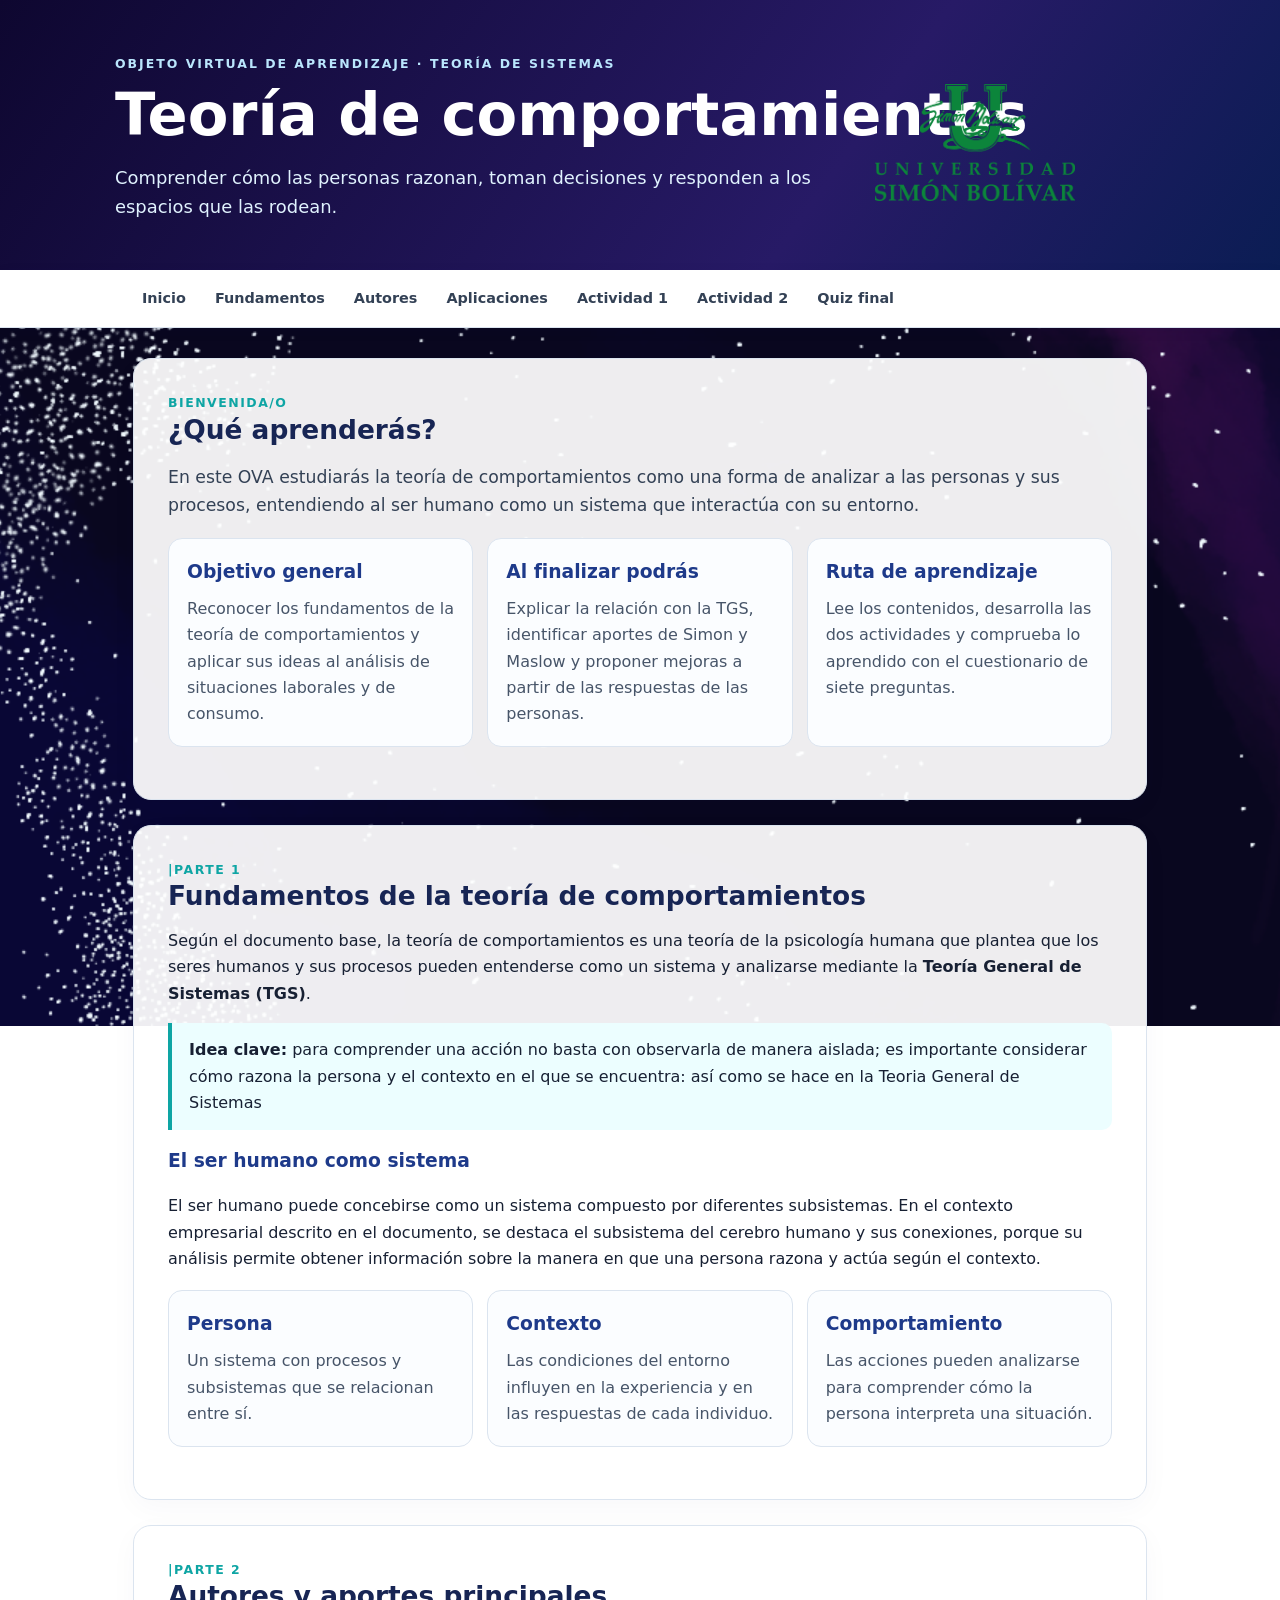
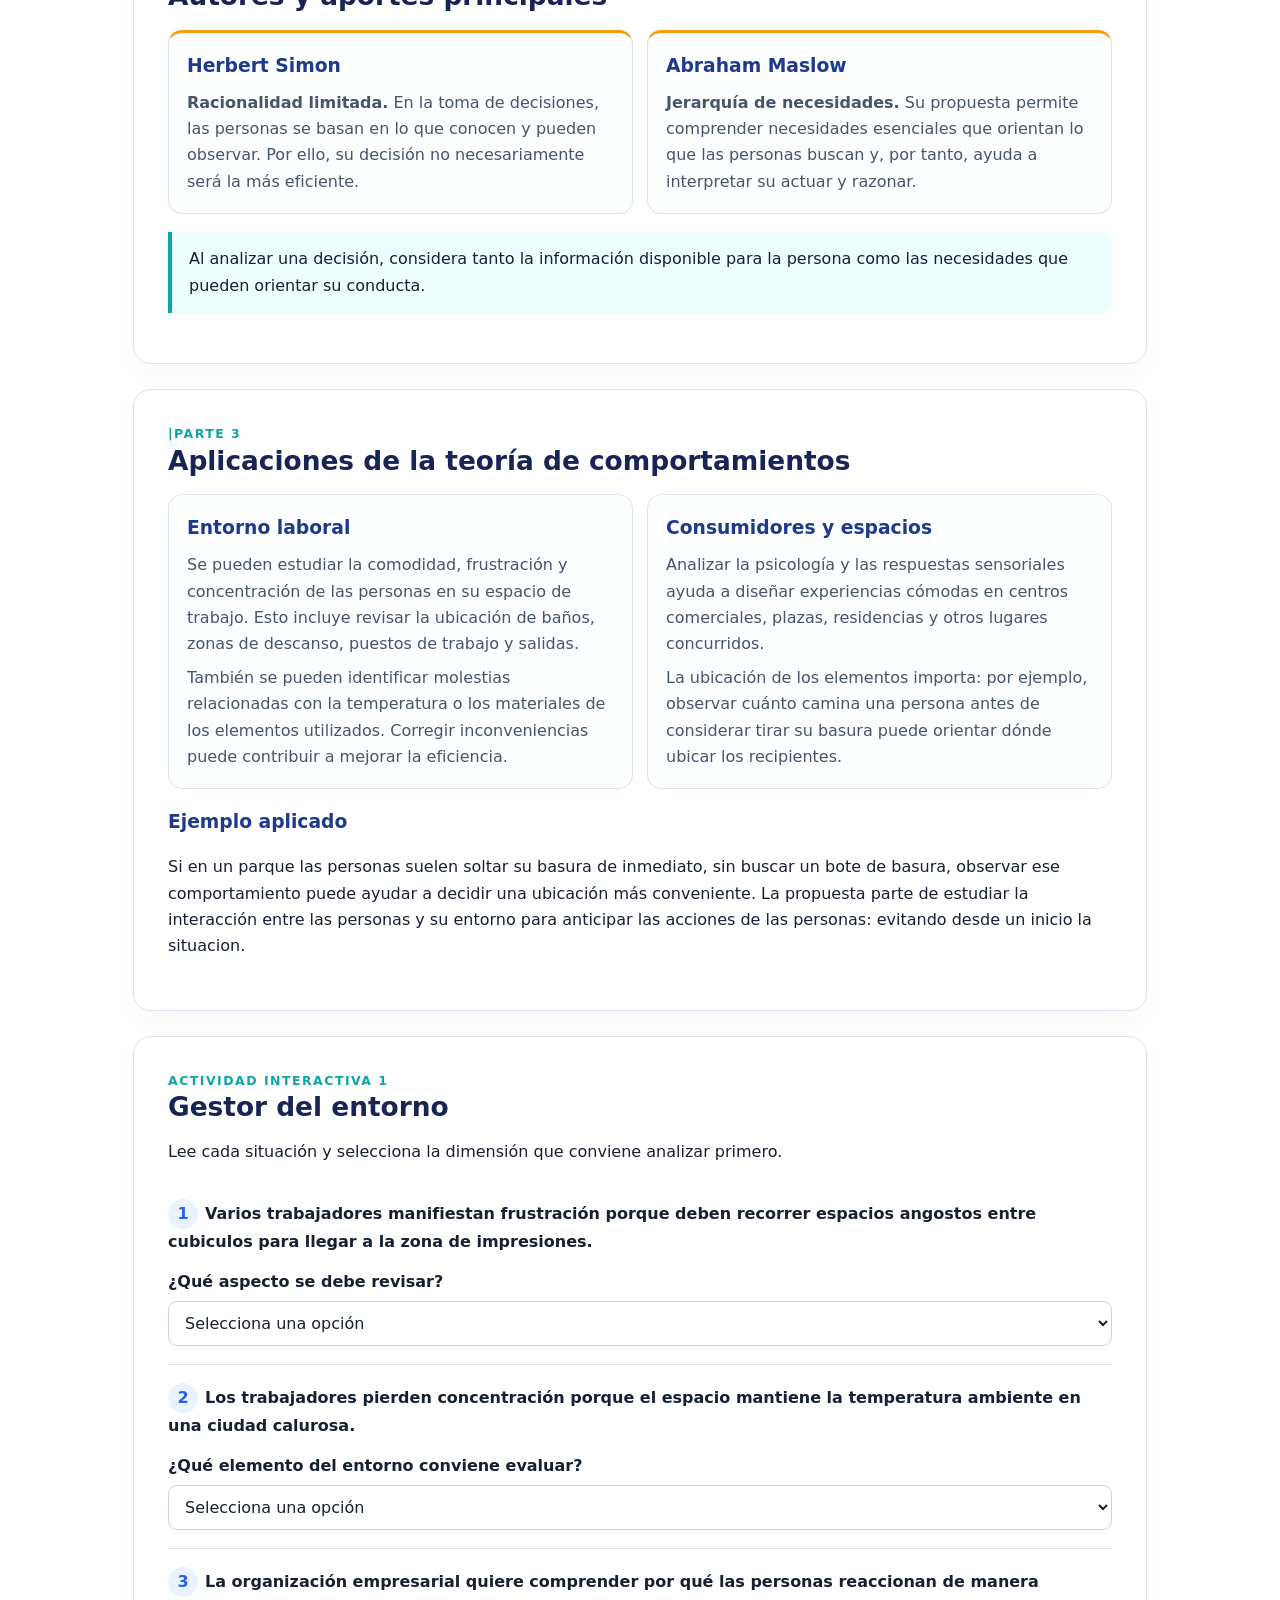
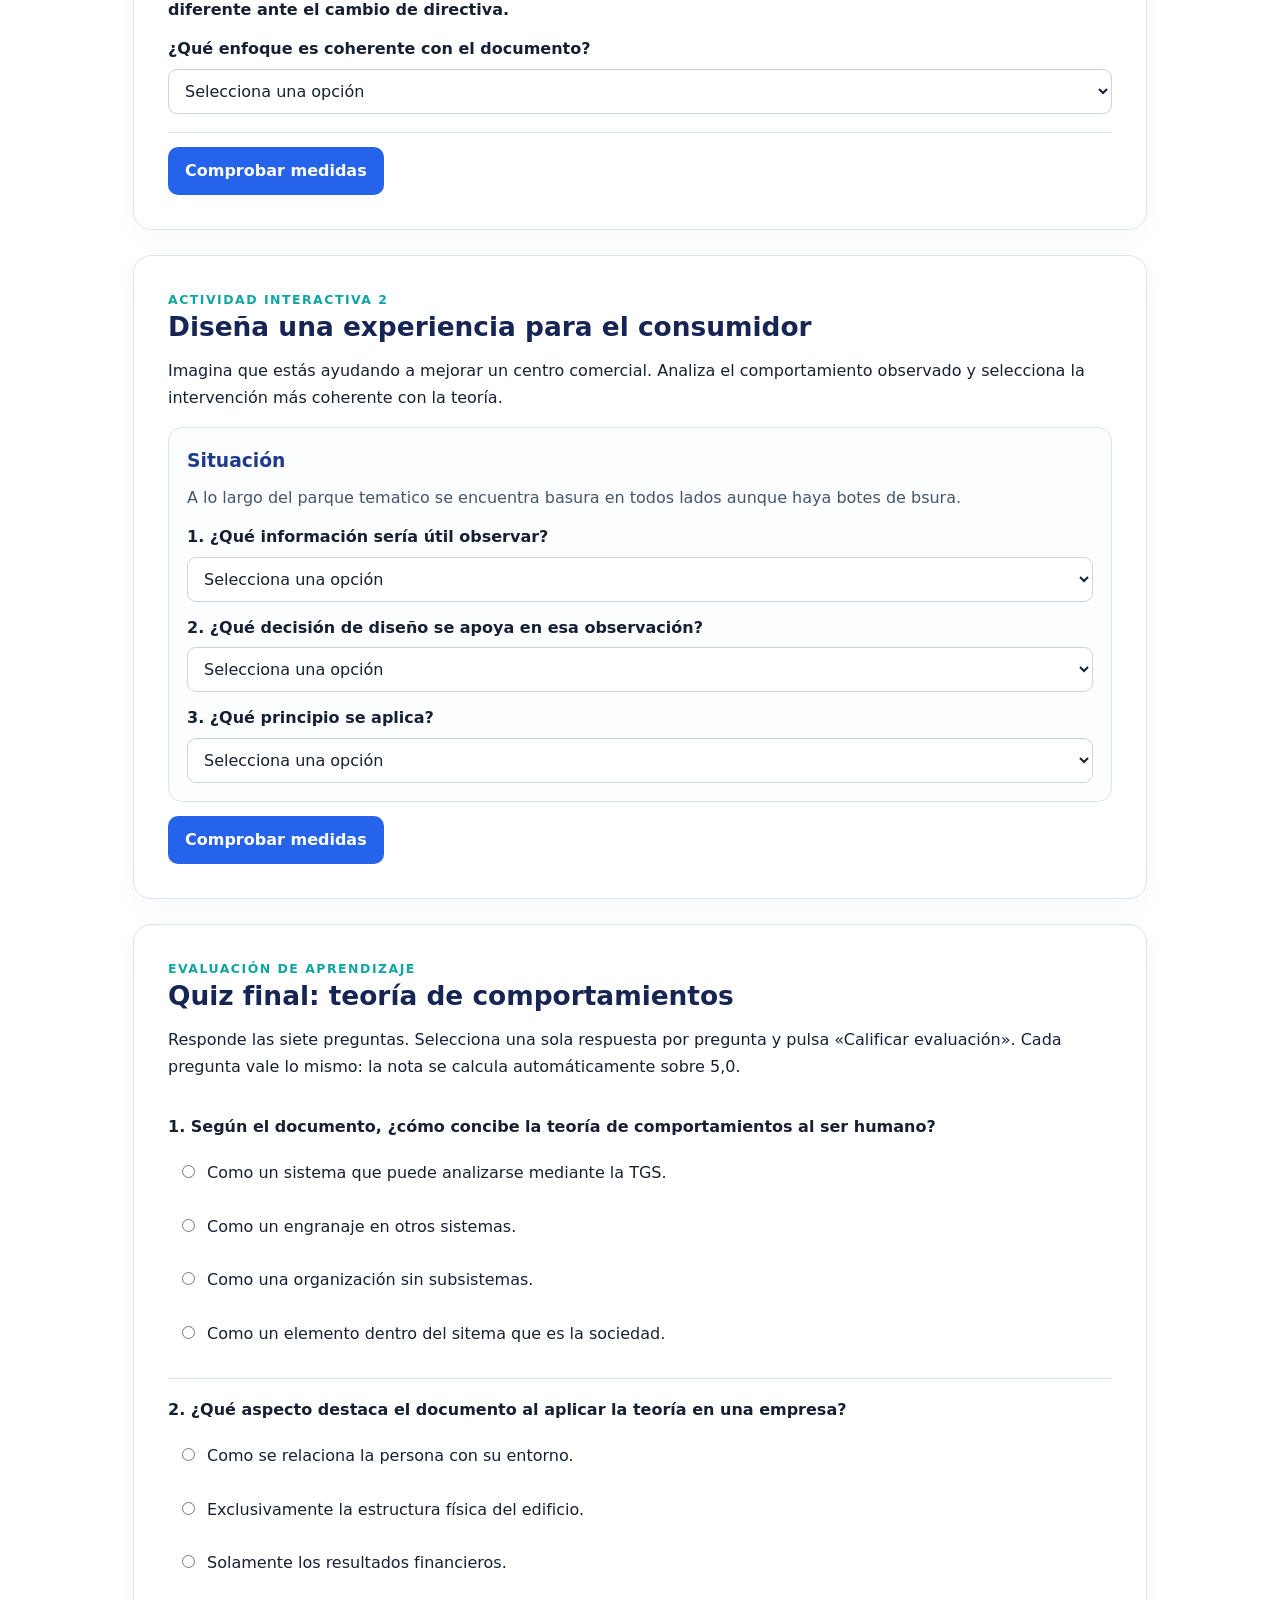
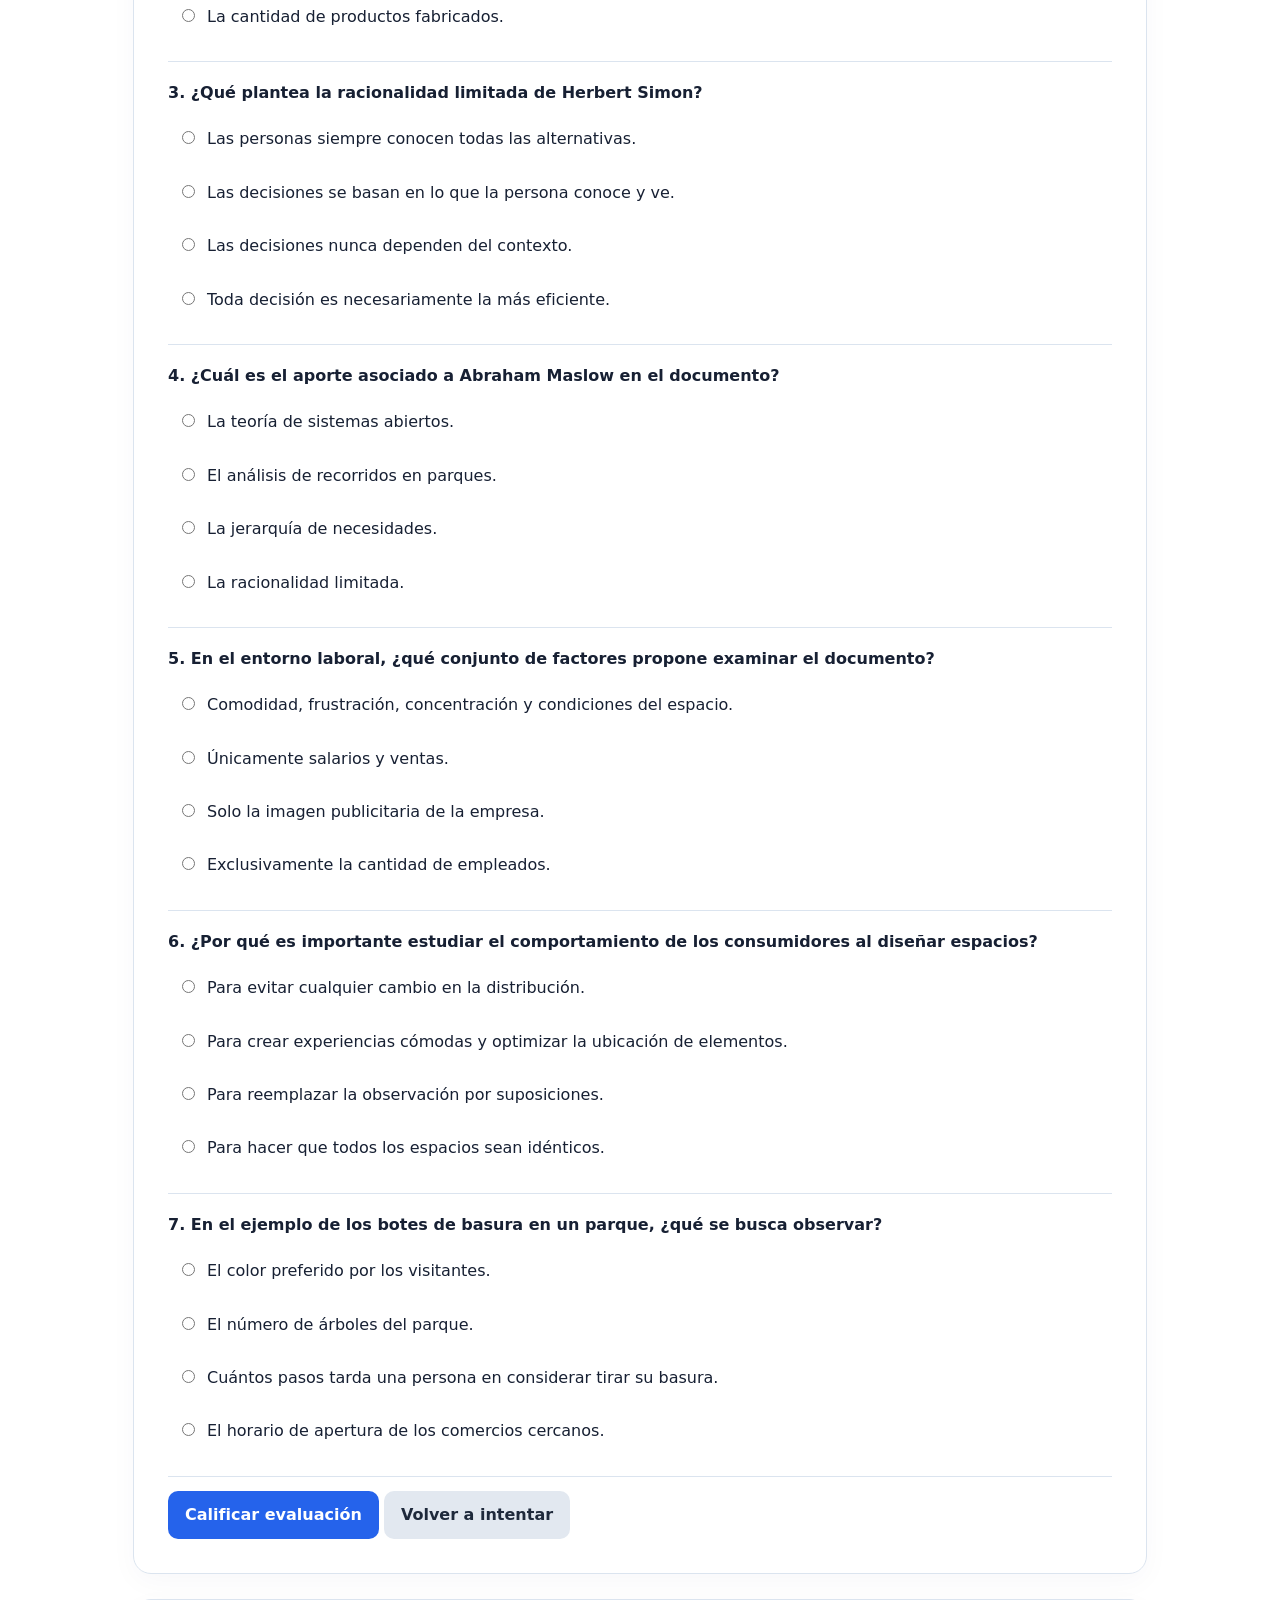
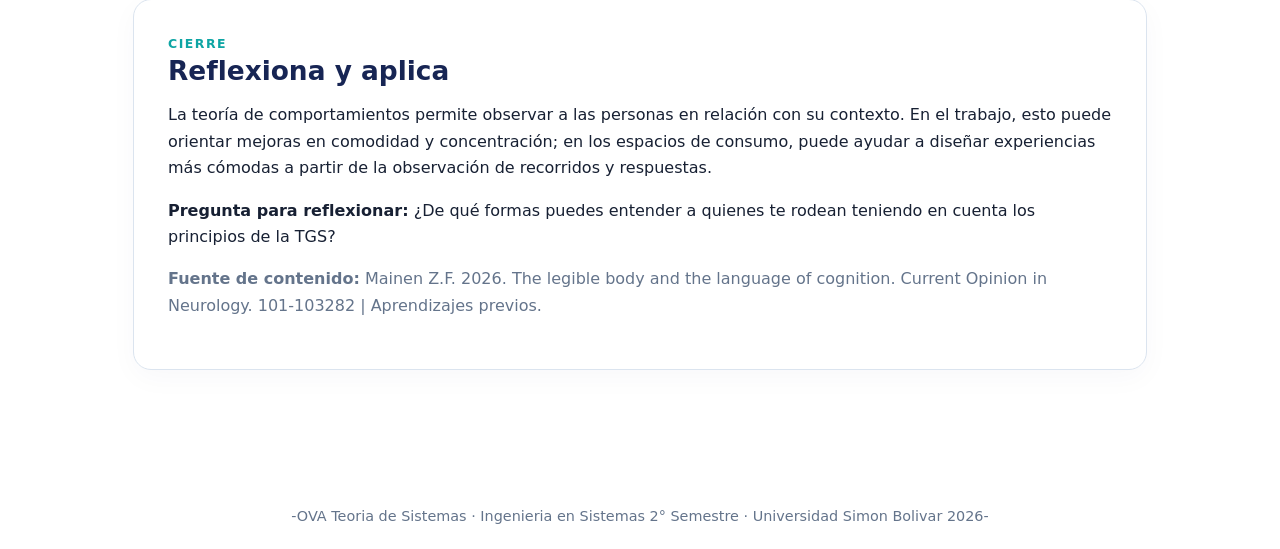
<file: ovas/mendoza-fernando/index.html>
<!DOCTYPE html>
<html lang="es">
<head>
<meta charset="UTF-8">
<meta name="viewport" content="width=device-width, initial-scale=1.0">
<meta name="description" content="Objeto Virtual de Aprendizaje sobre la teoría de comportamientos.">
<title>OVA | Teoría de comportamientos</title>
<style>
:root{
  --navy:#172554;--blue:#2563eb;--cyan:#0ea5a4;--gold:#f59e0b;
  --ink:#172033;--muted:#64748b;--paper:#f5f8fc;--white:#fff;
  --line:#dbe4ef;--good:#15803d;--bad:#b91c1c;--soft:#eaf2ff;
}
*{box-sizing:border-box}
html{scroll-behavior:smooth}
body{
  margin:0;
  background-image:url("bg.png");
  background-size:120%;
  background-position:center;
  background-repeat:no-repeat;
  background-attachment:fixed;
  color:var(--ink);
  font:16px/1.65 system-ui,-apple-system,Segoe UI,Roboto,Arial,sans-serif;
}
header{background:linear-gradient(125deg,#0E0730,#271A66 65%,#0B1D54);color:white;padding:54px 20px 48px}
.hero{max-width:1050px;margin:auto;position:relative;}
.eyebrow{text-transform:uppercase;letter-spacing:.16em;font-size:.78rem;font-weight:800;color:#bae6fd}
h1{font-size:clamp(2.1rem,5vw,3.7rem);line-height:1.08;margin:.5rem 0 1rem}
header p{max-width:720px;color:#e0f2fe;font-size:1.12rem;margin:0}
.hero-tags{display:flex;flex-wrap:wrap;gap:9px;margin-top:24px}
.tag{border:1px solid #ffffff66;background:#ffffff18;border-radius:99px;padding:6px 12px;font-size:.86rem}
nav{position:sticky;top:0;z-index:5;background:#fff;border-bottom:1px solid var(--line);box-shadow:0 3px 14px #1725540c}
.navinner{max-width:1050px;margin:auto;display:flex;gap:7px;overflow:auto;padding:10px 16px}
nav a{white-space:nowrap;text-decoration:none;color:#334155;font-size:.9rem;font-weight:650;padding:7px 11px;border-radius:8px}
nav a:hover{background:var(--soft);color:var(--blue)}
main{max-width:1050px;margin:30px auto;padding:0 18px 60px}
section{
  scroll-margin-top:80px;
  margin:25px 0;
  background:rgba(255,255,255,0.93);
  border:1px solid var(--line);
  border-radius:18px;
  padding:clamp(20px,4vw,34px);
  box-shadow:0 8px 28px #17255408;
}
h2{font-size:1.65rem;line-height:1.2;color:var(--navy);margin:0 0 15px}
h3{color:#1e3a8a;margin:0 0 8px}
.lead{font-size:1.08rem;color:#334155}
.kicker{font-size:.78rem;font-weight:800;letter-spacing:.12em;color:var(--cyan);text-transform:uppercase}
.grid{display:grid;grid-template-columns:repeat(auto-fit,minmax(220px,1fr));gap:14px;margin:18px 0}
.card{padding:18px;border:1px solid var(--line);border-radius:14px;background:#fbfdff}
.card p{margin:7px 0 0;color:#475569}
.callout{border-left:4px solid var(--cyan);background:#ecfeff;padding:14px 17px;border-radius:0 10px 10px 0;margin:16px 0}
.author{border-top:3px solid var(--gold)}
.step{display:inline-grid;place-items:center;width:30px;height:30px;border-radius:50%;background:var(--soft);color:var(--blue);font-weight:800;margin-right:7px}
label{display:block;font-weight:650;margin:13px 0 6px}
select,input[type=text]{width:100%;max-width:100%;padding:11px 12px;border:1px solid #cbd5e1;border-radius:9px;background:white;color:var(--ink);font:inherit}
button{border:0;border-radius:10px;background:var(--blue);color:white;font:inherit;font-weight:750;padding:11px 17px;cursor:pointer;margin-top:14px}
button:hover{filter:brightness(.92)}
button.secondary{background:#e2e8f0;color:#1e293b}
.feedback{display:none;margin-top:13px;padding:13px 15px;border-radius:10px;background:#f1f5f9}
.feedback.show{display:block}
.feedback.good{background:#f0fdf4;border:1px solid #bbf7d0;color:#166534}
.feedback.bad{background:#fef2f2;border:1px solid #fecaca;color:#991b1b}
.question{padding:18px 0;border-bottom:1px solid var(--line)}
.question:last-child{border:0}
.question p{font-weight:750;margin:0 0 9px}
.option{display:flex;gap:9px;align-items:flex-start;padding:7px 9px;border-radius:8px;font-weight:450;cursor:pointer}
.option:hover{background:#f1f5f9}
.option input{margin-top:5px;accent-color:var(--blue)}
.result{display:none;margin-top:20px;padding:20px;border-radius:14px;background:#eff6ff;border:1px solid #bfdbfe}
.result.show{display:block}
.score{font-size:2.3rem;font-weight:850;color:var(--navy)}
.progress{height:9px;background:#dbeafe;border-radius:99px;overflow:hidden;margin:10px 0}
.progress span{display:block;height:100%;width:0;background:linear-gradient(90deg,var(--cyan),var(--blue));transition:width .3s}
small,.muted{color:var(--muted)}
footer{text-align:center;color:#64748b;padding:20px;font-size:.9rem}
@media(max-width:600px){header{padding-top:38px}nav a{font-size:.82rem}section{padding:19px}}
.logo-uni{
  position:absolute;
  width:200px;
  height:auto;
  top:30px;
  left:760px;
  object-fit:contain;}
</style>
</head>
<body>
<header>
 <div class="hero">
 
  <img src="unismlogo.png" alt="Logo uni" class="logo-uni">
  <div class="eyebrow">Objeto Virtual de Aprendizaje · Teoría de Sistemas </div>
  <h1>Teoría de comportamientos</h1>
  <p>Comprender cómo las personas razonan, toman decisiones y responden a los espacios que las rodean.</p>
 
 </div>
</header>
<nav><div class="navinner">
 <a href="#inicio">Inicio</a><a href="#fundamentos">Fundamentos</a><a href="#autores">Autores</a><a href="#aplicaciones">Aplicaciones</a><a href="#actividad1">Actividad 1</a><a href="#actividad2">Actividad 2</a><a href="#evaluacion">Quiz final</a>
</div></nav>
<main>
<section id="inicio">
 <div class="kicker">Bienvenida/o</div><h2>¿Qué aprenderás?</h2>
 <p class="lead">En este OVA estudiarás la teoría de comportamientos como una forma de analizar a las personas y sus procesos, entendiendo al ser humano como un sistema que interactúa con su entorno.</p>
 <div class="grid">
  <div class="card"><h3>Objetivo general</h3><p>Reconocer los fundamentos de la teoría de comportamientos y aplicar sus ideas al análisis de situaciones laborales y de consumo.</p></div>
  <div class="card"><h3>Al finalizar podrás</h3><p>Explicar la relación con la TGS, identificar aportes de Simon y Maslow y proponer mejoras a partir de las respuestas de las personas.</p></div>
  <div class="card"><h3>Ruta de aprendizaje</h3><p>Lee los contenidos, desarrolla las dos actividades y comprueba lo aprendido con el cuestionario de siete preguntas.</p></div>
 </div>
</section>
<section id="fundamentos">
 <div class="kicker">|Parte 1</div><h2>Fundamentos de la teoría de comportamientos</h2>
 <p>Según el documento base, la teoría de comportamientos es una teoría de la psicología humana que plantea que los seres humanos y sus procesos pueden entenderse como un sistema y analizarse mediante la <strong>Teoría General de Sistemas (TGS)</strong>.</p>
 <div class="callout"><strong>Idea clave:</strong> para comprender una acción no basta con observarla de manera aislada; es importante considerar cómo razona la persona y el contexto en el que se encuentra: así como se hace en la Teoria General de Sistemas</div>
 <h3>El ser humano como sistema</h3>
 <p>El ser humano puede concebirse como un sistema compuesto por diferentes subsistemas. En el contexto empresarial descrito en el documento, se destaca el subsistema del cerebro humano y sus conexiones, porque su análisis permite obtener información sobre la manera en que una persona razona y actúa según el contexto.</p>
 <div class="grid">
  <div class="card"><h3>Persona</h3><p>Un sistema con procesos y subsistemas que se relacionan entre sí.</p></div>
  <div class="card"><h3>Contexto</h3><p>Las condiciones del entorno influyen en la experiencia y en las respuestas de cada individuo.</p></div>
  <div class="card"><h3>Comportamiento</h3><p>Las acciones pueden analizarse para comprender cómo la persona interpreta una situación.</p></div>
 </div>
</section>
<section id="autores">
 <div class="kicker">|Parte 2</div><h2>Autores y aportes principales</h2>
 <div class="grid">
  <div class="card author"><h3>Herbert Simon</h3><p><strong>Racionalidad limitada.</strong> En la toma de decisiones, las personas se basan en lo que conocen y pueden observar. Por ello, su decisión no necesariamente será la más eficiente.</p></div>
  <div class="card author"><h3>Abraham Maslow</h3><p><strong>Jerarquía de necesidades.</strong> Su propuesta permite comprender necesidades esenciales que orientan lo que las personas buscan y, por tanto, ayuda a interpretar su actuar y razonar.</p></div>
 </div>
 <div class="callout">Al analizar una decisión, considera tanto la información disponible para la persona como las necesidades que pueden orientar su conducta.</div>
</section>
<section id="aplicaciones">
 <div class="kicker">|Parte 3</div><h2>Aplicaciones de la teoría de comportamientos</h2>
 <div class="grid">
  <div class="card"><h3>Entorno laboral</h3><p>Se pueden estudiar la comodidad, frustración y concentración de las personas en su espacio de trabajo. Esto incluye revisar la ubicación de baños, zonas de descanso, puestos de trabajo y salidas.</p><p>También se pueden identificar molestias relacionadas con la temperatura o los materiales de los elementos utilizados. Corregir inconveniencias puede contribuir a mejorar la eficiencia.</p></div>
  <div class="card"><h3>Consumidores y espacios</h3><p>Analizar la psicología y las respuestas sensoriales ayuda a diseñar experiencias cómodas en centros comerciales, plazas, residencias y otros lugares concurridos.</p><p>La ubicación de los elementos importa: por ejemplo, observar cuánto camina una persona antes de considerar tirar su basura puede orientar dónde ubicar los recipientes.</p></div>
 </div>
 <h3>Ejemplo aplicado</h3>
 <p>Si en un parque las personas suelen soltar su basura de inmediato, sin buscar un bote de basura, observar ese comportamiento puede ayudar a decidir una ubicación más conveniente. La propuesta parte de estudiar la interacción entre las personas y su entorno para anticipar las acciones de las personas: evitando desde un inicio la situacion.</p>
</section>
<section id="actividad1">
 <div class="kicker">Actividad interactiva 1</div><h2>Gestor del entorno</h2>
 <p>Lee cada situación y selecciona la dimensión que conviene analizar primero.</p>
 <div class="question"><p><span class="step">1</span>Varios trabajadores manifiestan frustración porque deben recorrer espacios angostos entre cubiculos para llegar a la zona de impresiones.</p>
  <label for="a1q1">¿Qué aspecto se debe revisar?</label><select id="a1q1"><option value="">Selecciona una opción</option><option value="a">La disposicion de los cubiculos en las oficinas</option><option value="b">La ubicacion de las impresoras</option><option value="c">El orden de los trabajadores cercanos a las impresoras</option></select>
 </div>
 <div class="question"><p><span class="step">2</span>Los trabajadores pierden concentración porque el espacio mantiene la temperatura ambiente en una ciudad calurosa.</p>
  <label for="a1q2">¿Qué elemento del entorno conviene evaluar?</label><select id="a1q2"><option value="">Selecciona una opción</option><option value="a">La calidad de la ventilacion de los equipos eletronicos<option><option value="b">El acondicionamiento ambiental del espacio</option><option value="c">La ubicacion de las oficinas</option></select>
 </div>
 <div class="question"><p><span class="step">3</span>La organización empresarial quiere comprender por qué las personas reaccionan de manera diferente ante el cambio de directiva.</p>
  <label for="a1q3">¿Qué enfoque es coherente con el documento?</label><select id="a1q3"><option value="">Selecciona una opción</option><option value="a">Analizar las opiniones de los empleados</option><option value="b">Leer las discusiones en el internet</option><option value="c">Estudiar las implicaciones y consecuencias de tener un nuevo director</option></select>
 </div>
 <button onclick="checkActivity1()">Comprobar medidas</button>
 <div id="activity1Feedback" class="feedback" aria-live="polite"></div>
</section>
<section id="actividad2">
 <div class="kicker">Actividad interactiva 2</div><h2>Diseña una experiencia para el consumidor</h2>
 <p>Imagina que estás ayudando a mejorar un centro comercial. Analiza el comportamiento observado y selecciona la intervención más coherente con la teoría.</p>
 <div class="card">
  <h3>Situación</h3>
  <p>A lo largo del parque tematico se encuentra basura en todos lados aunque haya botes de bsura.</p>
  <label for="a2q1">1. ¿Qué información sería útil observar?</label>
  <select id="a2q1"><option value="">Selecciona una opción</option><option value="a">Los residuos y los puntos donde hay basura</option><option value="b">La distancia de los residuos al puesto de comida mas cercano</option><option value="c">El nivel de educacion medio de los visitantes</option></select>
  <label for="a2q2">2. ¿Qué decisión de diseño se apoya en esa observación?</label>
  <select id="a2q2"><option value="">Selecciona una opción</option><option value="a">Cerrar los puestos de comida que más generan residuos</option><option value="b">Ubicar recipientes en lugares convenientes según los puntos observados</option><option value="c">Aumentar el sueldo de los limpiadores</option></select>
  <label for="a2q3">3. ¿Qué principio se aplica?</label>
  <select id="a2q3"><option value="">Selecciona una opción</option><option value="a">Diseñar buscando el maximo beneficio monetario</option><option value="b">Diseñar pensando en el medio ambiente</option><option value="c">Diseñar en consecuencia a los habitos de las personas</option></select>
 </div>
 <button onclick="checkActivity2()">Comprobar medidas</button>
 <div id="activity2Feedback" class="feedback" aria-live="polite"></div>
</section>
<section id="evaluacion">
 <div class="kicker">Evaluación de aprendizaje</div><h2>Quiz final: teoría de comportamientos</h2>
 <p>Responde las siete preguntas. Selecciona una sola respuesta por pregunta y pulsa «Calificar evaluación». Cada pregunta vale lo mismo: la nota se calcula automáticamente sobre 5,0.</p>
 <form id="quizForm">
  <div class="question"><p>1. Según el documento, ¿cómo concibe la teoría de comportamientos al ser humano?</p>
   <label class="option"><input type="radio" name="q1" value="a"> Como un sistema que puede analizarse mediante la TGS.</label>
   <label class="option"><input type="radio" name="q1" value="b"> Como un engranaje en otros sistemas.</label>
   <label class="option"><input type="radio" name="q1" value="c"> Como una organización sin subsistemas.</label>
   <label class="option"><input type="radio" name="q1" value="d"> Como un elemento dentro del sitema que es la sociedad.</label>
  </div>
  <div class="question"><p>2. ¿Qué aspecto destaca el documento al aplicar la teoría en una empresa?</p>
   <label class="option"><input type="radio" name="q2" value="a"> Como se relaciona la persona con su entorno.</label>
   <label class="option"><input type="radio" name="q2" value="b"> Exclusivamente la estructura física del edificio.</label>
   <label class="option"><input type="radio" name="q2" value="c"> Solamente los resultados financieros.</label>
   <label class="option"><input type="radio" name="q2" value="d"> La cantidad de productos fabricados.</label>
  </div>
  <div class="question"><p>3. ¿Qué plantea la racionalidad limitada de Herbert Simon?</p>
   <label class="option"><input type="radio" name="q3" value="a"> Las personas siempre conocen todas las alternativas.</label>
   <label class="option"><input type="radio" name="q3" value="b"> Las decisiones se basan en lo que la persona conoce y ve.</label>
   <label class="option"><input type="radio" name="q3" value="c"> Las decisiones nunca dependen del contexto.</label>
   <label class="option"><input type="radio" name="q3" value="d"> Toda decisión es necesariamente la más eficiente.</label>
  </div>
  <div class="question"><p>4. ¿Cuál es el aporte asociado a Abraham Maslow en el documento?</p>
   <label class="option"><input type="radio" name="q4" value="a"> La teoría de sistemas abiertos.</label>
   <label class="option"><input type="radio" name="q4" value="b"> El análisis de recorridos en parques.</label>
   <label class="option"><input type="radio" name="q4" value="c"> La jerarquía de necesidades.</label>
   <label class="option"><input type="radio" name="q4" value="d"> La racionalidad limitada.</label>
  </div>
  <div class="question"><p>5. En el entorno laboral, ¿qué conjunto de factores propone examinar el documento?</p>
   <label class="option"><input type="radio" name="q5" value="a"> Comodidad, frustración, concentración y condiciones del espacio.</label>
   <label class="option"><input type="radio" name="q5" value="b"> Únicamente salarios y ventas.</label>
   <label class="option"><input type="radio" name="q5" value="c"> Solo la imagen publicitaria de la empresa.</label>
   <label class="option"><input type="radio" name="q5" value="d"> Exclusivamente la cantidad de empleados.</label>
  </div>
  <div class="question"><p>6. ¿Por qué es importante estudiar el comportamiento de los consumidores al diseñar espacios?</p>
   <label class="option"><input type="radio" name="q6" value="a"> Para evitar cualquier cambio en la distribución.</label>
   <label class="option"><input type="radio" name="q6" value="b"> Para crear experiencias cómodas y optimizar la ubicación de elementos.</label>
   <label class="option"><input type="radio" name="q6" value="c"> Para reemplazar la observación por suposiciones.</label>
   <label class="option"><input type="radio" name="q6" value="d"> Para hacer que todos los espacios sean idénticos.</label>
  </div>
  <div class="question"><p>7. En el ejemplo de los botes de basura en un parque, ¿qué se busca observar?</p>
   <label class="option"><input type="radio" name="q7" value="a"> El color preferido por los visitantes.</label>
   <label class="option"><input type="radio" name="q7" value="b"> El número de árboles del parque.</label>
   <label class="option"><input type="radio" name="q7" value="c"> Cuántos pasos tarda una persona en considerar tirar su basura.</label>
   <label class="option"><input type="radio" name="q7" value="d"> El horario de apertura de los comercios cercanos.</label>
  </div>
  <button type="button" onclick="gradeQuiz()">Calificar evaluación</button>
  <button type="reset" class="secondary" onclick="resetQuiz()">Volver a intentar</button>
 </form>
 <div id="quizResult" class="result" aria-live="polite">
  <div class="muted">Tu calificación</div><div class="score" id="scoreText">0,0 / 5,0</div>
  <div class="progress"><span id="progressBar"></span></div>
  <p id="correctText"></p><p id="messageText"></p>
  <div id="answerReview"></div>
 </div>
</section>
<section>
 <div class="kicker">Cierre</div><h2>Reflexiona y aplica</h2>
 <p>La teoría de comportamientos permite observar a las personas en relación con su contexto. En el trabajo, esto puede orientar mejoras en comodidad y concentración; en los espacios de consumo, puede ayudar a diseñar experiencias más cómodas a partir de la observación de recorridos y respuestas.</p>
 <p><strong>Pregunta para reflexionar:</strong> ¿De qué formas puedes entender a quienes te rodean teniendo en cuenta los principios de la TGS?</p>
 <p class="muted"><strong>Fuente de contenido:</strong> Mainen Z.F. 2026. The legible body and the language of cognition. Current Opinion in Neurology. 101-103282 | Aprendizajes previos. </p>
</section>
</main>
<footer>-OVA Teoria de Sistemas · Ingenieria en Sistemas 2° Semestre · Universidad Simon Bolivar 2026-</footer>
<script>
function showFeedback(id, text, good){
 const el=document.getElementById(id);el.textContent=text;el.className='feedback show '+(good?'good':'bad');
}
function checkActivity1(){
 const keys={a1q1:'a',a1q2:'b',a1q3:'c'};
 const explanations=[
  'La ubicación de zonas clave, como el área de descanso, forma parte del análisis del espacio laboral.',
  'La temperatura es una condición del acondicionamiento del entorno que puede afectar la comodidad y concentración.',
  'El enfoque propuesto consiste en comprender cómo razona la persona y cómo influye el contexto en sus acciones.'
 ];
 let score=0,missing=0;Object.keys(keys).forEach((k,i)=>{const v=document.getElementById(k).value;if(!v)missing++;if(v===keys[k])score++;});
 if(missing){showFeedback('activity1Feedback','Responde las tres situaciones antes de comprobar. Llevas '+score+' de 3 respuestas correctas.',false);return;}
 showFeedback('activity1Feedback','Resultado: '+score+'/3. '+(score===3?'¡Excelente análisis! ':'Revisa las ideas clave. ')+explanations.join(' '),score===3);
}
function checkActivity2(){
 const keys={a2q1:'a',a2q2:'b',a2q3:'c'};
 const explanations=[
  'Observar recorridos y puntos de búsqueda permite comprender cómo interactúan los visitantes con el espacio.',
  'La ubicación debe responder al comportamiento observado para facilitar el uso de los recipientes.',
  'La propuesta analiza la relación entre las personas y su entorno.'
 ];
 let score=0,missing=0;Object.keys(keys).forEach((k)=>{const v=document.getElementById(k).value;if(!v)missing++;if(v===keys[k])score++;});
 if(missing){showFeedback('activity2Feedback','Completa las tres preguntas antes de comprobar. Llevas '+score+' de 3 respuestas correctas.',false);return;}
 showFeedback('activity2Feedback','Resultado: '+score+'/3. '+(score===3?'¡Muy bien! ':'Ten presente la importancia de observar a los usuarios. ')+explanations.join(' '),score===3);
}
const answerKey={q1:'a',q2:'a',q3:'b',q4:'c',q5:'a',q6:'b',q7:'c'};
const answerTexts={
 q1:'El ser humano se entiende como un sistema analizable mediante la TGS.',
 q2:'En la aplicación empresarial se destaca el subsistema cerebral y sus conexiones.',
 q3:'La racionalidad limitada considera la información que la persona conoce y ve.',
 q4:'Maslow fundamentó la jerarquía de necesidades.',
 q5:'Se analizan comodidad, frustración, concentración y condiciones del espacio.',
 q6:'El estudio ayuda a diseñar experiencias cómodas y ubicar adecuadamente los elementos.',
 q7:'El ejemplo considera los pasos que tarda una persona en decidir tirar la basura.'
};
function gradeQuiz(){
 let correct=0,answered=0;const review=[];
 for(let i=1;i<=7;i++){
  const q='q'+i;const chosen=document.querySelector('input[name="'+q+'"]:checked');
  if(chosen){answered++;if(chosen.value===answerKey[q])correct++;}
  review.push('<p><strong>Pregunta '+i+':</strong> '+(chosen&&chosen.value===answerKey[q]?'Correcta. ':'Incorrecta o sin responder. ')+answerTexts[q]+'</p>');
 }
 if(answered<7){const proceed=confirm('Has respondido '+answered+' de 7 preguntas. ¿Deseas calificar de todas formas? Las preguntas sin responder contarán como incorrectas.');if(!proceed)return;}
 const grade=(correct/7)*5;
 const rounded=Math.round(grade*10)/10;
 document.getElementById('scoreText').textContent=rounded.toFixed(1).replace('.',',')+' / 5,0';
 document.getElementById('correctText').textContent='Respuestas correctas: '+correct+' de 7. Respuestas contestadas: '+answered+' de 7.';
 document.getElementById('messageText').textContent=rounded>=4.5?'Desempeño superior: demuestras un dominio destacado de los contenidos.':rounded>=3.5?'Desempeño alto: comprendes la mayoría de los conceptos.':rounded>=3?'Desempeño básico: conviene repasar algunos conceptos.':'Desempeño bajo: revisa el contenido y vuelve a intentarlo.';
 document.getElementById('progressBar').style.width=(rounded/5*100)+'%';
 document.getElementById('answerReview').innerHTML='<h3>Retroalimentación</h3>'+review.join('');
 const result=document.getElementById('quizResult');result.classList.add('show');result.scrollIntoView({behavior:'smooth',block:'center'});
}
function resetQuiz(){
 setTimeout(()=>{document.getElementById('quizResult').classList.remove('show');document.getElementById('progressBar').style.width='0';},0);
}
</script>
</body>
</html>
</file>
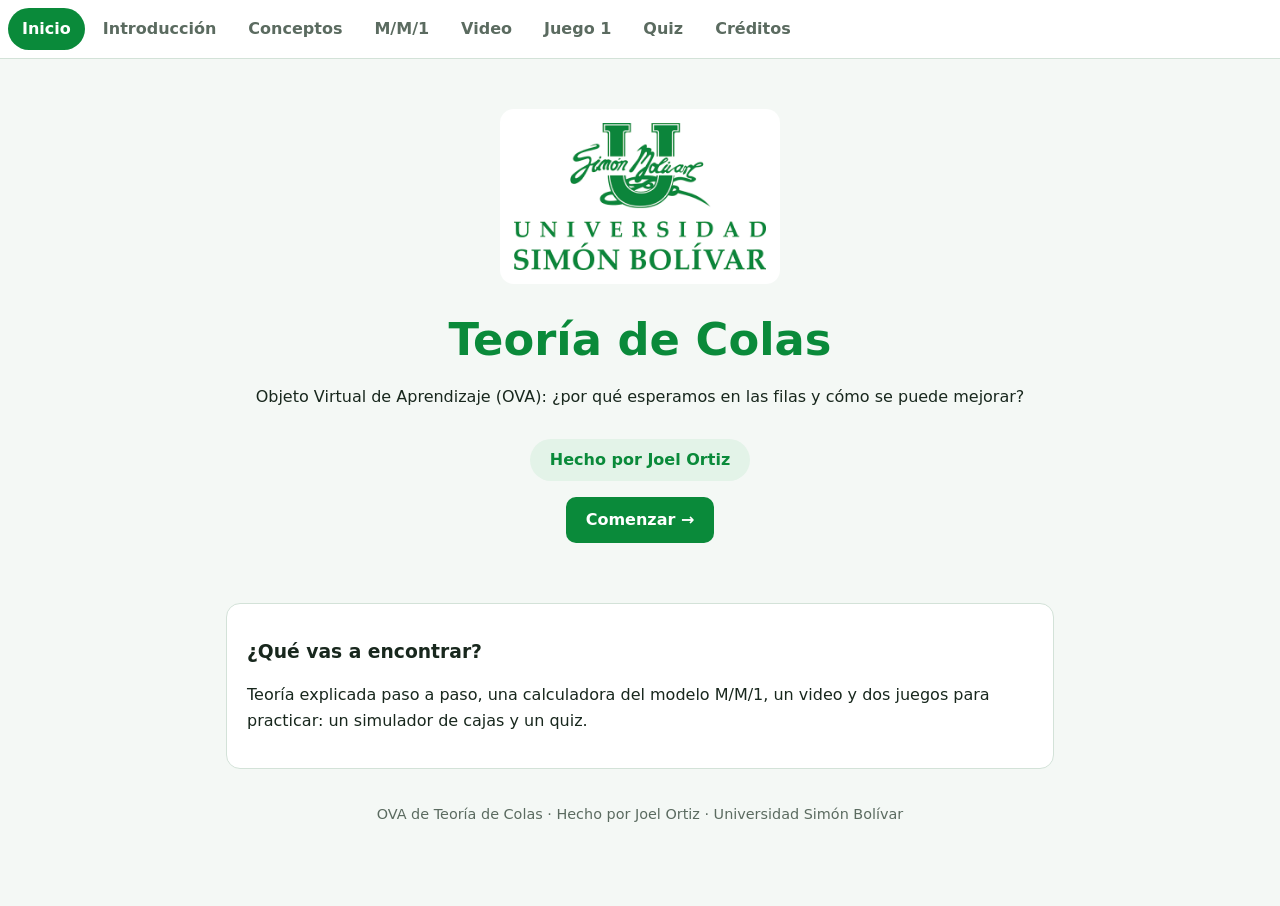
<file: ovas/ortiz-joel/index.html>
<!DOCTYPE html>
<html lang="es">
<head>
<meta charset="UTF-8">
<meta name="viewport" content="width=device-width, initial-scale=1, viewport-fit=cover">
<title>OVA · Teoría de Colas</title>
<link rel="stylesheet" href="style.css">
</head>
<body>
<nav id="nav"></nav>
<main>

<section id="inicio" class="on">
 <div class="cover">
  <img src="assets/logo.png" alt="Universidad Simón Bolívar">
  <h1>Teoría de Colas</h1>
  <p>Objeto Virtual de Aprendizaje (OVA): ¿por qué esperamos en las filas y cómo se puede mejorar?</p>
  <div class="by">Hecho por Joel Ortiz</div>
  <p><button class="btn" onclick="go('intro')">Comenzar →</button></p>
 </div>
 <div class="card"><h3>¿Qué vas a encontrar?</h3>
  <p>Teoría explicada paso a paso, una calculadora del modelo M/M/1, un video y dos juegos para practicar: un simulador de cajas y un quiz.</p></div>
</section>

<section id="intro">
 <h2>1. Introducción</h2>
 <div class="card"><p>La <b>teoría de colas</b> es una rama de la investigación de operaciones que estudia matemáticamente las <b>líneas de espera</b>: cuánto tiempo esperan los clientes, cuánta gente hay en la fila y qué tan ocupados están los servidores.</p>
 <p>Nació en 1909 con el ingeniero danés <b>Agner Krarup Erlang</b>, quien analizó las llamadas en una central telefónica de Copenhague.</p></div>
 <div class="card"><h3>¿Dónde la vemos?</h3>
 <div class="grid">
  <div>🏦 Bancos y cajeros</div><div>🏥 Urgencias de hospitales</div><div>🛒 Supermercados</div>
  <div>🌐 Servidores y redes</div><div>✈️ Aeropuertos</div><div>🍔 Restaurantes de comida rápida</div>
 </div></div>
 <div class="card"><h3>¿Por qué importa?</h3>
 <p>Poca capacidad genera clientes molestos y pérdidas. Demasiada capacidad genera costos innecesarios. La teoría de colas ayuda a encontrar el <b>equilibrio</b>.</p></div>
</section>

<section id="conceptos">
 <h2>2. Conceptos clave</h2>
 <div class="card"><h3>Elementos de un sistema de colas</h3>
 <ul><li><b>Fuente de clientes:</b> población que genera las llegadas (finita o infinita).</li>
 <li><b>Llegadas (λ):</b> número promedio de clientes que llegan por unidad de tiempo.</li>
 <li><b>Cola:</b> espacio donde se espera; puede tener capacidad limitada.</li>
 <li><b>Servidores (s):</b> quienes atienden: cajeros, médicos, procesadores.</li>
 <li><b>Servicio (μ):</b> número promedio de clientes que un servidor atiende por unidad de tiempo.</li></ul></div>
 <div class="card"><h3>Disciplinas de la cola</h3>
 <div class="wrap"><table><tr><th>Sigla</th><th>Nombre</th><th>Significado</th></tr>
 <tr><td>FIFO</td><td>Primero en llegar, primero en salir</td><td>La fila normal de un banco</td></tr>
 <tr><td>LIFO</td><td>Último en llegar, primero en salir</td><td>Una pila de platos</td></tr>
 <tr><td>SIRO</td><td>Orden aleatorio</td><td>Sorteo de atención</td></tr>
 <tr><td>PRI</td><td>Por prioridad</td><td>Urgencias médicas</td></tr></table></div></div>
 <div class="card"><h3>Notación de Kendall: A / B / s</h3>
 <p><b>A</b> = distribución de llegadas, <b>B</b> = distribución del servicio, <b>s</b> = número de servidores.</p>
 <p><span class="f">M</span> significa distribución exponencial (Markoviana), <span class="f">D</span> determinística y <span class="f">G</span> general.</p>
 <p>Ejemplo: <span class="f">M/M/1</span> = llegadas de Poisson, servicio exponencial y un solo servidor.</p></div>
</section>

<section id="modelo">
 <h2>3. Modelo M/M/1</h2>
 <div class="card"><p>Es el modelo más sencillo. Solo funciona si el sistema es estable: <span class="f">λ &lt; μ</span>.</p>
 <div class="wrap"><table><tr><th>Medida</th><th>Fórmula</th></tr>
 <tr><td>Utilización</td><td class="f">ρ = λ / μ</td></tr>
 <tr><td>Prob. sistema vacío</td><td class="f">P0 = 1 − ρ</td></tr>
 <tr><td>Clientes en el sistema</td><td class="f">L = ρ / (1 − ρ)</td></tr>
 <tr><td>Clientes en la cola</td><td class="f">Lq = ρ² / (1 − ρ)</td></tr>
 <tr><td>Tiempo en el sistema</td><td class="f">W = 1 / (μ − λ)</td></tr>
 <tr><td>Tiempo en la cola</td><td class="f">Wq = ρ / (μ − λ)</td></tr></table></div>
 <p>Además se cumple la <b>Ley de Little</b>: <span class="f">L = λ·W</span>.</p></div>
 <div class="card"><h3>🧮 Calculadora</h3>
 <div class="grid"><label>λ (llegadas por hora)<input id="lam" type="number" value="8" min="0" step="any"></label>
 <label>μ (atendidos por hora)<input id="mu" type="number" value="10" min="0" step="any"></label></div>
 <p><button class="btn" onclick="calc()">Calcular</button></p><div id="res"></div></div>
</section>

<section id="video">
 <h2>4. Video</h2>
 <div class="card"><div class="video" id="vbox"></div>
 <p id="vlink"></p></div>
 <div class="card"><h3>🔗 Más videos (enlaces)</h3>
 <ul><li><a href="https://youtu.be/O4FVPd8oO1Y?si=h4M768pJAgF0USD2" target="_blank" rel="noopener">Video 1: teoría de colas en YouTube</a></li>
 <li><a href="https://youtu.be/axCWOyNPuNE?si=qX_ie6Y2p2x5dx9Y" target="_blank" rel="noopener">Video 2: teoría de colas en YouTube</a></li></ul></div>
</section>

<section id="juego1">
 <h2>5. Juego 1: Cajero express 🏦</h2>
 <div class="card"><h3>📖 Cómo jugar</h3>
 <ol>
 <li>Elige la <b>dificultad</b> y el número de <b>cajas</b> (servidores) y pulsa <b>Iniciar juego</b>. Tienes 45 segundos.</li>
 <li>Los clientes llegan solos a la fila (esa es la tasa λ). Cada uno tiene una <b>barra de paciencia</b> que baja y se pone roja cuando está por irse.</li>
 <li>Pulsa <b>Llamar</b> en una caja libre para atender al primero de la fila (disciplina <b>FIFO</b>).</li>
 <li>O <b>toca directamente a un cliente</b> de la fila para atenderlo de inmediato en la primera caja libre (disciplina por <b>prioridad</b>). Úsalo para salvar a los que están por irse.</li>
 <li>Tipos de cliente: 🧑 normal (+10 si lo atiendes, −5 si se va), 😠 impaciente (+15 / −8, se desespera rápido) y 👑 VIP (+25 / −15).</li>
 <li>Botón <b>➕ Caja extra</b>: abre una caja más por 12 segundos, una sola vez, y cuesta 20 puntos. ¿Vale la pena? Esa es la pregunta central de la teoría de colas.</li>
 <li>Al final verás tus estadísticas: λ observada, μ observada, espera promedio y clientes perdidos.</li>
 </ol></div>
 <div class="card">
 <div class="grid"><label>Dificultad<select id="gd"><option value="f">Fácil</option><option value="m" selected>Media</option><option value="d">Difícil</option></select></label>
 <label>Cajas iniciales<select id="gn"><option>1</option><option selected>2</option><option>3</option></select></label></div>
 <p><button class="btn" onclick="start()">▶ Iniciar juego</button> <button class="btn alt" onclick="pause()">⏯ Pausa</button> <button class="btn alt" id="gx" onclick="extra()">➕ Caja extra (−20)</button></p>
 <div class="stat"><span>⏱ <span id="gt">45</span>s</span><span>⭐ <span id="gs">0</span></span><span>😡 Perdidos: <span id="gl">0</span></span><span>👥 En fila: <span id="gf">0</span></span></div>
 <h4>Fila de espera (toca a un cliente para atenderlo ya)</h4><div class="stage" id="gq"></div>
 <div class="cajas" id="gc"></div>
 <div id="gend"></div></div>
</section>

<section id="juego2">
 <h2>6. Juego 2: Quiz 🧠</h2>
 <div class="card" id="quiz"></div>
</section>

<section id="refs">
 <div class="cred card">
 <h2>Créditos</h2>
 <p><b>Autor:</b> Joel Sebastián Ortiz Marcado<br>
 <b>Tema:</b> Teoría de colas<br>
 <b>Asignatura:</b> Teoría General de Sistemas · Ingeniería de Sistemas · 2026-2<br>
 <b>Institución:</b> Universidad Simón Bolívar · Campus Cúcuta</p>
 <h3>Herramientas de IA declaradas</h3>
 <p>Claude (Anthropic): apoyo en la generación y revisión del código HTML, CSS y JavaScript y en la redacción de actividades. El autor revisó y adaptó el contenido.</p>
 <h3>Videos</h3>
 <p>Videos de YouTube (uno incrustado y otro como enlace); los derechos pertenecen a sus autores.</p>
 <p><a href="https://youtu.be/O4FVPd8oO1Y?si=h4M768pJAgF0USD2" target="_blank" rel="noopener">Video 1</a> · <a href="https://youtu.be/axCWOyNPuNE?si=qX_ie6Y2p2x5dx9Y" target="_blank" rel="noopener">Video 2</a></p>
 <h3>Referencias</h3>
 <p class="ref">Erlang, A. K. (1909). The theory of probabilities and telephone conversations. <i>Nyt Tidsskrift for Matematik B, 20</i>, 33–39.</p>
 <p class="ref">Hillier, F. S., &amp; Lieberman, G. J. <i>Introducción a la investigación de operaciones</i>. McGraw-Hill.</p>
 <p class="ref">Kendall, D. G. (1953). Stochastic processes occurring in the theory of queues and their analysis by the method of the imbedded Markov chain. <i>The Annals of Mathematical Statistics, 24</i>(3), 338–354.</p>
 <p class="ref">Little, J. D. C. (1961). A proof for the queuing formula: L = λW. <i>Operations Research, 9</i>(3), 383–387.</p>
 <p class="ref">Taha, H. A. <i>Investigación de operaciones</i>. Pearson Educación.</p>
 </div>
</section>

<footer>OVA de Teoría de Colas · Hecho por Joel Ortiz · Universidad Simón Bolívar</footer>
</main>
<script src="script.js"></script>
</body>
</html>
</file>
<file: ovas/cardenas-manuel/styles.css>
:root{--bg:#f3f7f1;--sf:#fff;--tx:#17261a;--mu:#51635a;--g:#0f6b1a;--g2:#2faa3a;--ac:#f2b705;--bd:#d3e1d0;--ok:#157a2b;--no:#b3261e;box-sizing:border-box;padding-top:env(safe-area-inset-top,0px);padding-bottom:env(safe-area-inset-bottom,0px);color-scheme:light}
@media(prefers-color-scheme:dark){:root:not([data-theme="light"]){--bg:#0e1a11;--sf:#162a1b;--tx:#e8f2e6;--mu:#a3b8a8;--g:#5fd36b;--g2:#3fae4b;--bd:#2a4331;--ok:#6fe085;--no:#ff8a80;color-scheme:dark}}
:root[data-theme="dark"]{--bg:#0e1a11;--sf:#162a1b;--tx:#e8f2e6;--mu:#a3b8a8;--g:#5fd36b;--g2:#3fae4b;--bd:#2a4331;--ok:#6fe085;--no:#ff8a80;color-scheme:dark}
*,*:before,*:after{box-sizing:inherit}
html{scroll-behavior:smooth;scroll-padding-top:calc(env(safe-area-inset-top,0px) + 70px)}
body{margin:0;background:var(--bg);color:var(--tx);font:17px/1.6 Nunito,system-ui,sans-serif}
h1,h2,h3{font-family:Fraunces,Georgia,serif;line-height:1.15;margin:0 0 .5em}
h2{font-size:clamp(1.7rem,4vw,2.4rem);color:var(--g)}
.top{background:#fff;border-bottom:4px solid var(--g);padding:10px 16px;display:flex;align-items:center;justify-content:space-between;gap:12px;flex-wrap:wrap}
.top img{height:52px;max-width:100%}
.sede{font:800 1rem Nunito;color:#0f6b1a;border-left:4px solid var(--ac);padding-left:10px}
nav{position:sticky;top:env(safe-area-inset-top,0px);z-index:9;background:var(--g);display:flex;gap:2px;overflow-x:auto;padding:0 8px}
nav a{color:#fff;text-decoration:none;padding:12px 14px;white-space:nowrap;font-weight:600;font-size:.95rem}
nav a:hover,nav a:focus-visible{background:rgba(255,255,255,.18);outline:none}
body:before{content:"";position:fixed;inset:0 0 auto;height:env(safe-area-inset-top,0px);background:#fff;z-index:10}
.hero{background:linear-gradient(135deg,#0b4f13,#0f6b1a 60%,#2faa3a);color:#fff;padding:56px 20px;display:grid;grid-template-columns:1.1fr .9fr;gap:30px;align-items:center}
.hero>div{max-width:560px;justify-self:end}
.hero h1{font-size:clamp(1.8rem,4.4vw,3rem);font-weight:800}
.hero p{opacity:.92}
.btn{display:inline-block;background:var(--ac);color:#1a1400;font-weight:800;padding:12px 22px;border-radius:30px;text-decoration:none;border:0;cursor:pointer;font-size:1rem;font-family:inherit}
.btn:focus-visible{outline:3px solid #fff;outline-offset:2px}
.flow{width:100%;max-width:440px;justify-self:start}
.flow .box{fill:rgba(255,255,255,.14);stroke:#fff;stroke-width:2}
.flow text{fill:#fff;font:700 15px Nunito}
.dot{fill:var(--ac);animation:mv 3.2s linear infinite}
.dot:nth-of-type(2){animation-delay:-1.6s}
@keyframes mv{0%{transform:translateX(0);opacity:0}10%{opacity:1}90%{opacity:1}100%{transform:translateX(250px);opacity:0}}
.back{stroke-dasharray:6 6;animation:dash 1.2s linear infinite}
@keyframes dash{to{stroke-dashoffset:-12}}
section.s{max-width:980px;margin:0 auto;padding:54px 18px 10px}
.card{background:var(--sf);border:1px solid var(--bd);border-radius:14px;padding:18px 20px}
.note{border-left:6px solid var(--ac);background:var(--sf);padding:14px 18px;border-radius:0 12px 12px 0}
.tabs{display:flex;flex-wrap:wrap;gap:8px;margin:14px 0}
.tabs button{font:700 .95rem Nunito;padding:9px 16px;border-radius:30px;border:2px solid var(--g);background:transparent;color:var(--g);cursor:pointer}
.tabs button[aria-selected=true]{background:var(--g);color:#fff}
.tabs button:focus-visible{outline:3px solid var(--ac)}
.two{display:grid;grid-template-columns:1fr 1fr;gap:14px}
.two .card h3{font-size:1.25rem;color:var(--g)}
.two .card:first-child{border-top:6px solid var(--g)}
.two .card:last-child{border-top:6px solid var(--ac)}
.ex{color:var(--mu);font-size:.95rem;margin:0}
.grid{display:grid;grid-template-columns:repeat(auto-fill,minmax(250px,1fr));gap:14px}
.grid .card{transition:border-color .2s}
.grid .card:hover{border-color:var(--g2)}
.grid h3{font-size:1.15rem;margin-bottom:.3em;color:var(--g)}
.grid p{margin:0;font-size:.97rem}
table{width:100%;border-collapse:collapse;background:var(--sf);border-radius:12px;overflow:hidden;font-size:.95rem}
th{background:var(--g);color:#fff;text-align:left}
th,td{padding:10px 12px;border-bottom:1px solid var(--bd)}
.scroll{overflow-x:auto}
.q{margin:0 0 16px}
.q p{font-weight:700;margin:0 0 8px}
.opt{display:block;width:100%;text-align:left;margin:6px 0;padding:10px 14px;border:2px solid var(--bd);border-radius:10px;background:var(--sf);color:var(--tx);font:inherit;cursor:pointer}
.opt:hover:not(:disabled){border-color:var(--g2)}
.opt.ok{border-color:var(--ok);background:rgba(47,170,58,.18)}
.opt.no{border-color:var(--no);background:rgba(179,38,30,.14)}
.fb{margin:6px 0 0;font-size:.95rem;color:var(--mu);min-height:1.2em}
.gm{display:flex;justify-content:space-between;align-items:center;flex-wrap:wrap;gap:8px;font-weight:700}
.bigitem{font:800 1.5rem Fraunces;text-align:center;padding:22px 10px;margin:10px 0;background:var(--sf);border:2px dashed var(--g2);border-radius:14px}
.mem{display:grid;grid-template-columns:repeat(4,1fr);gap:10px}
.mc{min-height:92px;border-radius:12px;border:2px solid var(--g);background:var(--g);color:transparent;font:700 .85rem/1.25 Nunito;padding:8px;cursor:pointer;display:flex;align-items:center;justify-content:center;text-align:center;transition:transform .35s,background .2s}
.mc.up{background:var(--sf);color:var(--tx);transform:rotateY(0)}
.mc.done{background:rgba(47,170,58,.22);color:var(--tx);border-color:var(--ok)}
.res{font:800 1.3rem Fraunces;color:var(--g);margin-top:10px}
footer{margin-top:50px;background:#0b4f13;color:#e6f2e4;padding:34px 18px 40px}
footer div{max-width:980px;margin:0 auto}
footer h2{color:#fff}footer li{margin:5px 0;font-size:.95rem}
@media(max-width:720px){.hero{grid-template-columns:1fr;padding:36px 18px}.hero>div{justify-self:start}.two{grid-template-columns:1fr}.mem{grid-template-columns:repeat(3,1fr)}.top img{height:42px}}
@media(prefers-reduced-motion:reduce){*{animation:none!important;transition:none!important}html{scroll-behavior:auto}}
nav a.on{background:rgba(255,255,255,.22);box-shadow:inset 0 -4px var(--ac)}
.pager{display:flex;justify-content:space-between;align-items:center;gap:10px;flex-wrap:wrap;margin:38px 0 24px;padding-top:20px;border-top:2px dashed var(--bd)}
.btn.alt{background:transparent;color:var(--g);border:2px solid var(--g)}
footer .pager{border-color:rgba(255,255,255,.3)}footer .btn.alt{color:#fff;border-color:#fff}
.opt .mk{float:right;font:800 1.25rem Nunito}
.opt.ok .mk{color:var(--ok)}.opt.no .mk{color:var(--no)}
.opt:disabled{color:var(--tx);cursor:default}
body.ql nav a:not(.on){opacity:.35;pointer-events:none}
body.ql #quiz .pager{display:none}
.src{font-size:.9rem;color:var(--mu);margin:14px 0 0;font-style:italic}
.vid{position:relative;aspect-ratio:16/9;background:#000;border-radius:10px;overflow:hidden;margin:10px 0}
.vid iframe{position:absolute;inset:0;width:100%;height:100%;border:0}
.src a{color:var(--g)}
.src .btn{font-style:normal;font-size:.9rem;padding:6px 16px;margin-left:6px;color:#1a1400;text-decoration:none}
</file>
<file: ovas/ortiz-joel/style.css>
:root{--bg:#f4f8f5;--card:#fff;--tx:#18271d;--mu:#5b6b60;--g:#0a8a3a;--g2:#e3f3e8;--bd:#d3e2d8;--bad:#c0392b;
box-sizing:border-box;padding-top:env(safe-area-inset-top,0px);padding-bottom:env(safe-area-inset-bottom,0px);color-scheme:light}
@media (prefers-color-scheme:dark){:root:not([data-theme="light"]){--bg:#0f1a13;--card:#17251b;--tx:#e6f1e9;--mu:#9bb0a1;--g:#3fcf73;--g2:#1d3325;--bd:#2a4132;--bad:#ff7a6b;color-scheme:dark}}
:root[data-theme="dark"]{--bg:#0f1a13;--card:#17251b;--tx:#e6f1e9;--mu:#9bb0a1;--g:#3fcf73;--g2:#1d3325;--bd:#2a4132;--bad:#ff7a6b;color-scheme:dark}
html{scroll-padding-top:env(safe-area-inset-top,0px)}
*{box-sizing:border-box}
body{margin:0;background:var(--bg);color:var(--tx);font-family:system-ui,-apple-system,"Segoe UI",Roboto,sans-serif;line-height:1.6}
nav{position:sticky;top:env(safe-area-inset-top,0px);z-index:5;background:var(--card);border-bottom:1px solid var(--bd);display:flex;gap:4px;overflow-x:auto;padding:8px}
body::before{content:"";position:fixed;inset:0 0 auto;height:env(safe-area-inset-top,0px);background:var(--card);z-index:10}
nav button{flex:none;border:0;background:none;color:var(--mu);padding:8px 14px;border-radius:999px;font:inherit;font-weight:600;cursor:pointer}
nav button.on{background:var(--g);color:#fff}
main{max-width:860px;margin:0 auto;padding:20px 16px 60px}
section{display:none}section.on{display:block}
.card{background:var(--card);border:1px solid var(--bd);border-radius:14px;padding:18px 20px;margin:14px 0}
h1,h2,h3{line-height:1.25}h2{color:var(--g)}
.cover{text-align:center;padding:30px 10px}
.cover img{max-width:280px;width:70%;height:auto;background:#fff;border-radius:14px;padding:14px}
.cover h1{font-size:clamp(1.8rem,5vw,2.8rem);margin:20px 0 6px;color:var(--g)}
.by{display:inline-block;margin-top:14px;padding:8px 20px;border-radius:999px;background:var(--g2);color:var(--g);font-weight:700}
.btn{border:0;background:var(--g);color:#fff;padding:10px 20px;border-radius:10px;font:inherit;font-weight:700;cursor:pointer}
.btn.alt{background:var(--g2);color:var(--g)}
.grid{display:grid;grid-template-columns:repeat(auto-fit,minmax(200px,1fr));gap:12px}
.f{font-family:ui-monospace,Menlo,Consolas,monospace;background:var(--g2);padding:3px 8px;border-radius:6px}
table{border-collapse:collapse;width:100%}td,th{border:1px solid var(--bd);padding:8px;text-align:left}th{background:var(--g2)}
.wrap{overflow-x:auto}select{width:100%;padding:8px;border-radius:8px;border:1px solid var(--bd);background:var(--bg);color:var(--tx);font:inherit}button.cl{border:0;background:none;cursor:pointer;color:inherit;font-size:1.6rem;padding:2px;width:48px;text-align:center}button.cl:hover{transform:scale(1.15)}ol li{margin:4px 0}
input[type=number]{width:100%;padding:8px;border-radius:8px;border:1px solid var(--bd);background:var(--bg);color:var(--tx);font:inherit}
.video{position:relative;aspect-ratio:16/9;background:#000;border-radius:12px;overflow:hidden;display:flex;align-items:center;justify-content:center;color:#fff;text-align:center}
.video iframe{position:absolute;inset:0;width:100%;height:100%;border:0}
.stage{display:flex;gap:10px;flex-wrap:wrap;align-items:center;min-height:64px;padding:10px;border:2px dashed var(--bd);border-radius:12px}
.cl{width:44px;text-align:center;font-size:1.6rem}
.cl i{display:block;height:5px;border-radius:3px;background:var(--g)}
.cajas{display:grid;grid-template-columns:repeat(auto-fit,minmax(130px,1fr));gap:12px;margin-top:12px}
.caja{border:2px solid var(--g);border-radius:12px;padding:12px;text-align:center;background:var(--g2)}
.caja b{display:block;font-size:1.8rem}
.stat{display:flex;gap:16px;flex-wrap:wrap;font-weight:700}
.opt{display:block;width:100%;text-align:left;margin:6px 0;padding:10px 14px;border-radius:10px;border:1px solid var(--bd);background:var(--card);color:var(--tx);font:inherit;cursor:pointer}
.opt.ok{background:var(--g2);border-color:var(--g)}.opt.no{border-color:var(--bad);color:var(--bad)}
footer{text-align:center;color:var(--mu);padding:20px;font-size:.9rem}
.cred{border-left:6px solid var(--g);border-radius:4px 14px 14px 4px}.cred h2{font-family:Georgia,"Times New Roman",serif;font-size:2.1rem;margin:0 0 12px}.cred h3{color:var(--g);margin:24px 0 6px}.cred p{margin:8px 0}.cred p.ref{padding-left:1.4em;text-indent:-1.4em}
</file>
